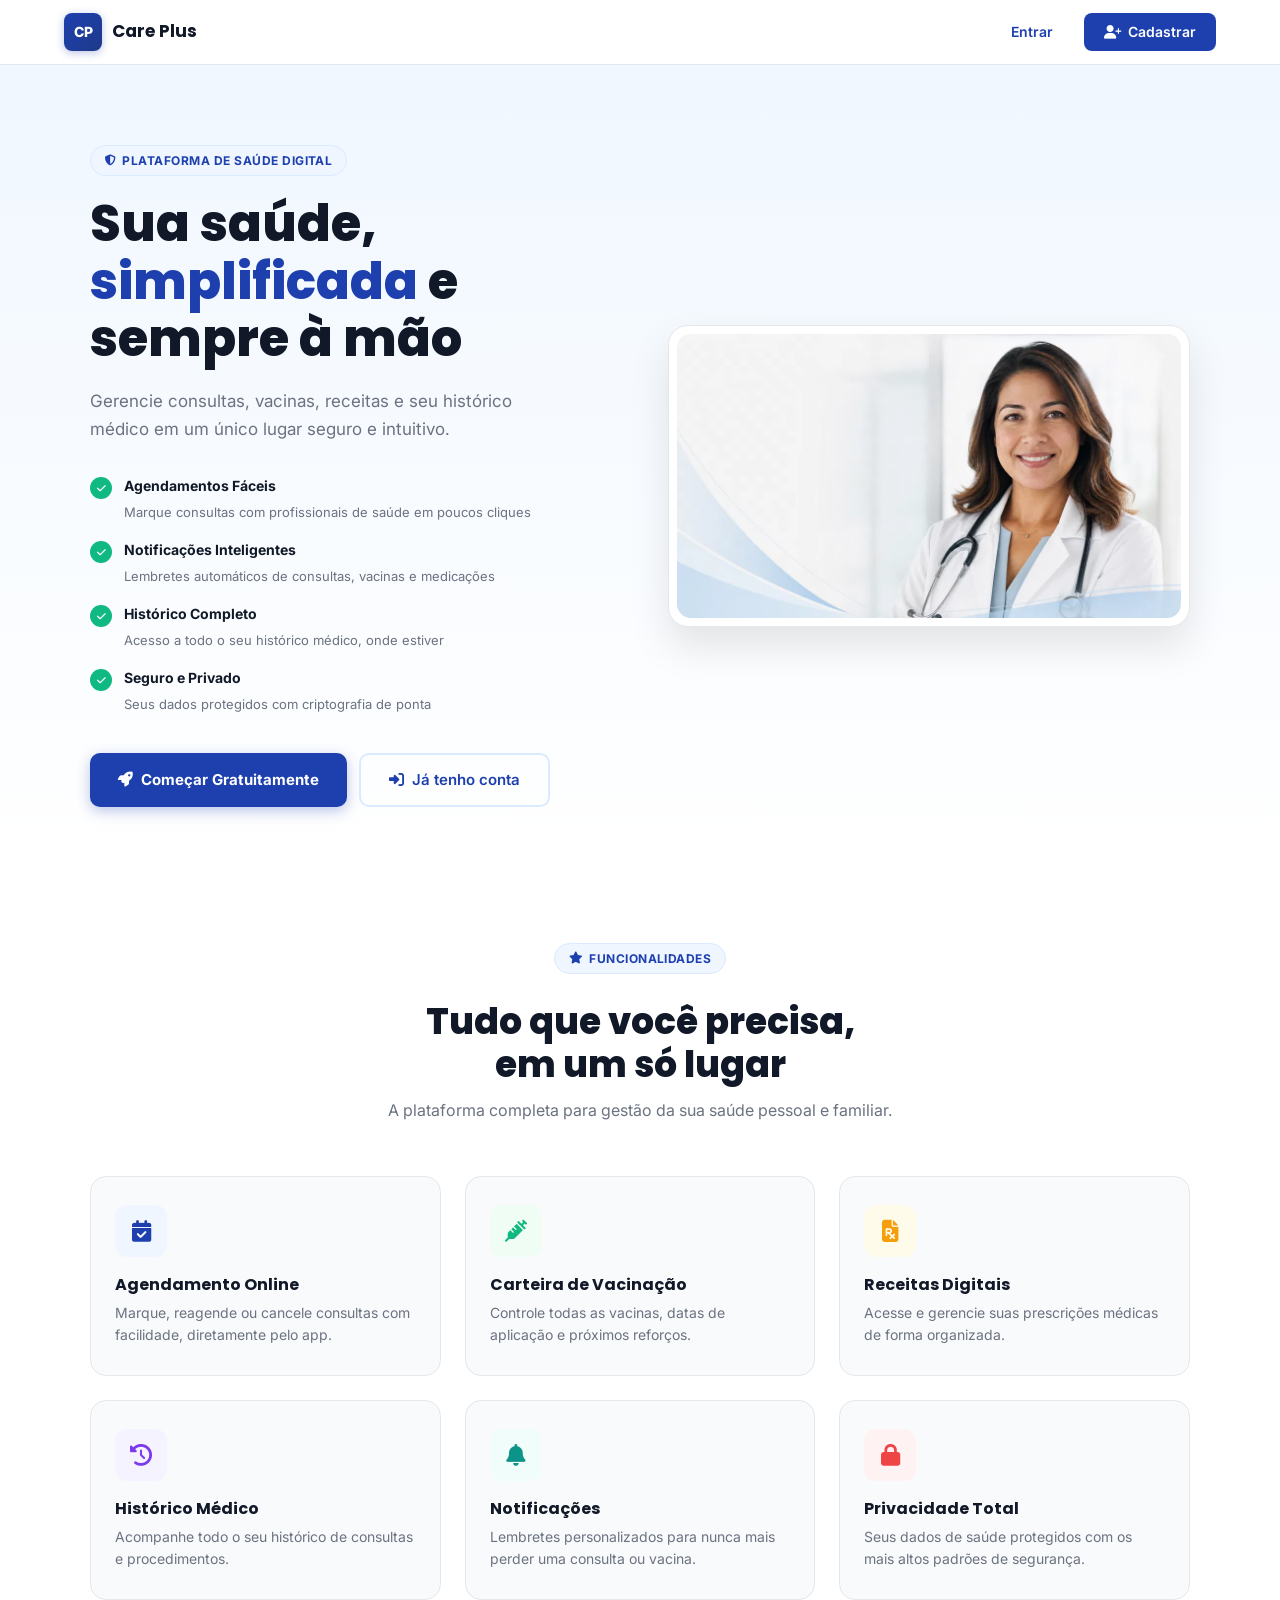
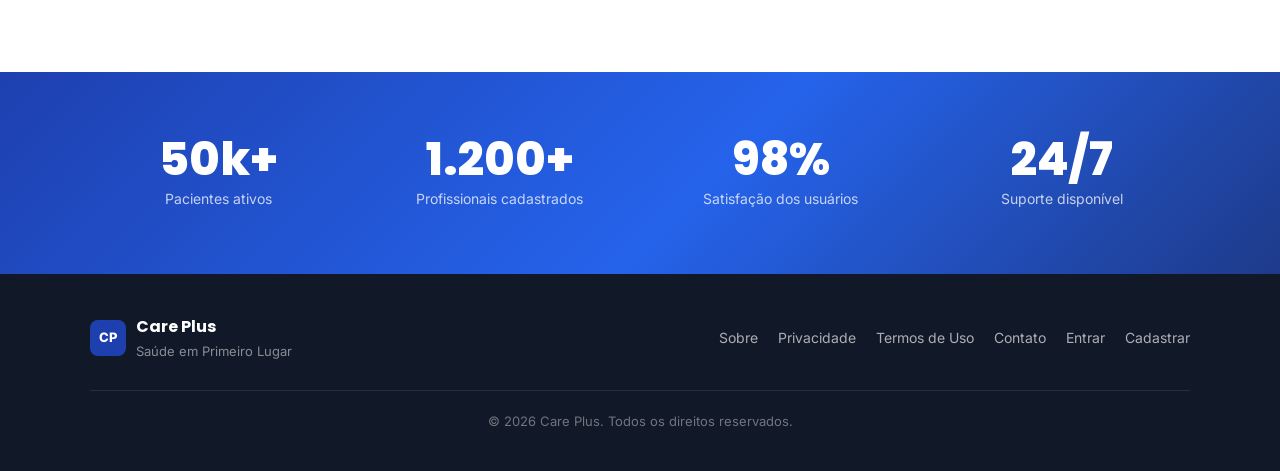
<file: index.html>
<!DOCTYPE html>
<html lang="pt-BR">
<head>
  <meta charset="UTF-8">
  <link rel="icon" href="./images/favicon.png" type="image/png">
  <meta name="viewport" content="width=device-width, initial-scale=1.0">
  <meta name="description" content="Care Plus — Gerencie consultas, vacinas e receitas médicas em um único lugar.">
  <title>Care Plus — Plataforma de Saúde</title>
  <link rel="icon" href="./images/favicon.png" type="image/png">
  <link href="https://cdn.jsdelivr.net/npm/bootstrap@5.3.0/dist/css/bootstrap.min.css" rel="stylesheet">
  <link href="https://fonts.googleapis.com/css2?family=Poppins:wght@400;500;600;700;800&family=Inter:wght@400;500;600;700&display=swap" rel="stylesheet">
  <link rel="stylesheet" href="https://cdnjs.cloudflare.com/ajax/libs/font-awesome/6.4.0/css/all.min.css">
  <style>
    :root {
      --primary: #1e40af;
      --primary-dark: #1e3a8a;
      --primary-50: #eff6ff;
      --primary-100: #dbeafe;
      --success: #10b981;
      --text-primary: #111827;
      --text-secondary: #6b7280;
      --border: #e5e7eb;
      --gray-50: #f9fafb;
      --radius-sm: 8px;
      --radius: 12px;
      --radius-lg: 18px;
    }

    * { margin:0; padding:0; box-sizing:border-box; }

    body {
      font-family: 'Inter', -apple-system, sans-serif;
      color: var(--text-primary);
      line-height: 1.6;
      -webkit-font-smoothing: antialiased;
    }

    h1,h2,h3,h4 { font-family:'Poppins',sans-serif; font-weight:700; }

    /* NAVBAR */
    .navbar-cp {
      background: #fff;
      border-bottom: 1px solid var(--border);
      padding: 0;
      position: sticky; top: 0; z-index: 100;
    }
    .navbar-inner {
      max-width: 1200px; margin: 0 auto;
      padding: 0 24px;
      height: 64px;
      display: flex; align-items: center; justify-content: space-between;
      gap: 16px;
    }
    .brand {
      display: flex; align-items: center; gap: 10px;
      text-decoration: none; color: var(--text-primary);
    }
    .brand-icon {
      width: 38px; height: 38px;
      background: linear-gradient(135deg, var(--primary), var(--primary-dark));
      border-radius: 8px;
      display: flex; align-items: center; justify-content: center;
      color: #fff; font-weight: 800; font-size: 14px;
      box-shadow: 0 2px 8px rgba(30,64,175,.3);
    }
    .brand-name { font-size: 17px; font-weight: 700; font-family:'Poppins',sans-serif; }

    .nav-actions { display:flex; align-items:center; gap:10px; }

    .btn-nav-login {
      padding: 8px 20px; border-radius: 8px;
      font-weight: 600; font-size: 14px;
      color: var(--primary); background: transparent;
      border: 1.5px solid transparent;
      text-decoration: none; transition: all .15s ease;
    }
    .btn-nav-login:hover { background: var(--primary-50); color: var(--primary); }

    .btn-nav-register {
      padding: 8px 20px; border-radius: 8px;
      font-weight: 600; font-size: 14px;
      color: #fff; background: var(--primary);
      border: none; text-decoration: none;
      transition: all .15s ease;
      display: inline-flex; align-items: center; gap: 6px;
    }
    .btn-nav-register:hover {
      background: var(--primary-dark); color: #fff;
      transform: translateY(-1px); box-shadow: 0 4px 12px rgba(30,64,175,.3);
    }

    /* HERO */
    .hero {
      background: linear-gradient(180deg, #f0f7ff 0%, #fff 100%);
      padding: 80px 24px 64px;
      overflow: hidden;
    }
    .hero-inner {
      max-width: 1100px; margin: 0 auto;
      display: grid; grid-template-columns: 1fr 1fr; gap: 56px; align-items: center;
    }

    .hero-badge {
      display: inline-flex; align-items: center; gap: 6px;
      background: var(--primary-50); color: var(--primary);
      padding: 5px 14px; border-radius: 99px;
      font-size: 12px; font-weight: 700; letter-spacing: .04em;
      text-transform: uppercase; margin-bottom: 20px;
      border: 1px solid var(--primary-100);
    }
    .hero-badge i { font-size: 11px; }

    .hero h1 {
      font-size: clamp(32px, 4.5vw, 50px);
      font-weight: 800; line-height: 1.15;
      color: var(--text-primary); margin-bottom: 18px;
    }
    .hero h1 span { color: var(--primary); }

    .hero-desc {
      color: var(--text-secondary); font-size: 17px;
      line-height: 1.65; margin-bottom: 32px; max-width: 480px;
    }

    /* Feature list */
    .feature-list { display:flex; flex-direction:column; gap:14px; margin-bottom:36px; }
    .feature-item { display:flex; align-items:flex-start; gap:12px; }
    .feature-check {
      width:22px; height:22px; border-radius:50%;
      background:var(--success); color:#fff;
      display:flex; align-items:center; justify-content:center;
      font-size:10px; flex-shrink:0; margin-top:2px;
    }
    .feature-item-text strong { font-size:14px; display:block; margin-bottom:2px; }
    .feature-item-text small  { color:var(--text-secondary); font-size:13px; }

    /* CTA Buttons */
    .hero-ctas { display:flex; gap:12px; flex-wrap:wrap; }
    .btn-hero-primary {
      display: inline-flex; align-items: center; gap: 8px;
      padding: 13px 28px; border-radius: 10px;
      background: var(--primary); color: #fff;
      font-weight: 700; font-size: 15px; text-decoration: none;
      transition: all .2s ease; box-shadow: 0 4px 14px rgba(30,64,175,.3);
    }
    .btn-hero-primary:hover {
      background: var(--primary-dark); color: #fff;
      transform: translateY(-2px); box-shadow: 0 8px 20px rgba(30,64,175,.4);
    }
    .btn-hero-secondary {
      display: inline-flex; align-items: center; gap: 8px;
      padding: 13px 28px; border-radius: 10px;
      background: transparent; color: var(--primary);
      font-weight: 600; font-size: 15px; text-decoration: none;
      border: 2px solid var(--primary-100); transition: all .2s ease;
    }
    .btn-hero-secondary:hover { background: var(--primary-50); border-color: var(--primary); }

    /* Image side */
    .hero-image-wrapper {
      background: #fff; border-radius: 20px;
      box-shadow: 0 20px 40px rgba(0,0,0,.1);
      overflow: hidden; padding: 8px;
      border: 1px solid var(--border);
    }
    .hero-image-wrapper img { border-radius: 14px; width:100%; display:block; }

    /* FEATURES SECTION */
    .features-section { background: #fff; padding: 72px 24px; }
    .features-inner { max-width: 1100px; margin: 0 auto; }
    .section-label {
      text-align: center;
      display: inline-flex; align-items: center; gap: 6px;
      background: var(--primary-50); color: var(--primary);
      padding: 5px 14px; border-radius: 99px;
      font-size: 12px; font-weight: 700; letter-spacing: .04em;
      text-transform: uppercase; margin-bottom: 14px;
      border: 1px solid var(--primary-100);
    }
    .section-header { text-align: center; margin-bottom: 52px; }
    .section-header h2 { font-size: clamp(24px, 3.5vw, 36px); font-weight: 800; margin-bottom: 12px; }
    .section-header p   { color: var(--text-secondary); font-size: 16px; max-width: 560px; margin: 0 auto; }

    .features-grid {
      display: grid; grid-template-columns: repeat(3,1fr); gap: 24px;
    }
    .feature-card {
      background: var(--gray-50); border-radius: 16px;
      padding: 28px 24px; border: 1px solid var(--border);
      transition: all .2s ease;
    }
    .feature-card:hover { background:#fff; box-shadow:0 8px 24px rgba(0,0,0,.07); transform:translateY(-3px); }
    .feature-icon {
      width: 52px; height: 52px; border-radius: 12px;
      display: flex; align-items: center; justify-content: center;
      font-size: 22px; margin-bottom: 18px;
    }
    .feature-icon.blue   { background: var(--primary-50);   color: var(--primary); }
    .feature-icon.green  { background: #f0fdf4; color: var(--success); }
    .feature-icon.orange { background: #fffbeb; color: #f59e0b; }
    .feature-icon.purple { background: #f5f3ff; color: #7c3aed; }
    .feature-icon.red    { background: #fef2f2; color: #ef4444; }
    .feature-icon.teal   { background: #f0fdfa; color: #0d9488; }
    .feature-card h3 { font-size:16px; font-weight:700; margin-bottom:8px; }
    .feature-card p  { font-size:14px; color:var(--text-secondary); line-height:1.6; margin:0; }

    /* STATS */
    .stats-section {
      background: linear-gradient(135deg, var(--primary) 0%, #2563eb 55%, var(--primary-dark) 100%);
      padding: 64px 24px;
    }
    .stats-inner { max-width:1100px; margin:0 auto; }
    .stats-grid { display:grid; grid-template-columns:repeat(4,1fr); gap:24px; text-align:center; }
    .stat-num   { font-size:clamp(32px,4vw,46px); font-weight:800; color:#fff; font-family:'Poppins',sans-serif; line-height:1; }
    .stat-desc  { font-size:14px; color:rgba(255,255,255,.75); margin-top:6px; }

    /* FOOTER */
    footer {
      background: var(--text-primary); color: rgba(255,255,255,.75);
      padding: 40px 24px 24px;
    }
    .footer-inner { max-width:1100px; margin:0 auto; }
    .footer-top {
      display:flex; align-items:center; justify-content:space-between; gap:20px;
      padding-bottom:28px; border-bottom:1px solid rgba(255,255,255,.1); margin-bottom:20px;
      flex-wrap:wrap;
    }
    .footer-brand { display:flex; align-items:center; gap:10px; }
    .footer-brand-icon {
      width:36px; height:36px; background:var(--primary);
      border-radius:8px; display:flex; align-items:center; justify-content:center;
      color:#fff; font-weight:800; font-size:13px;
    }
    .footer-brand-name { font-size:16px; font-weight:700; color:#fff; font-family:'Poppins',sans-serif; }
    .footer-tagline     { font-size:13px; color:rgba(255,255,255,.5); margin-top:1px; }
    .footer-links { display:flex; gap:20px; flex-wrap:wrap; }
    .footer-links a { color:rgba(255,255,255,.65); font-size:14px; text-decoration:none; transition:color .15s; }
    .footer-links a:hover { color:#fff; }
    .footer-copy { font-size:13px; color:rgba(255,255,255,.4); text-align:center; }

    /* RESPONSIVE */
    @media (max-width: 900px) {
      .hero-inner     { grid-template-columns:1fr; gap:40px; }
      .features-grid  { grid-template-columns:repeat(2,1fr); }
      .stats-grid     { grid-template-columns:repeat(2,1fr); gap:32px; }
      .hero { padding:56px 24px 48px; }
      .hero h1 { font-size:clamp(28px,6vw,40px); }
    }

    @media (max-width: 580px) {
      .features-grid  { grid-template-columns:1fr; }
      .stats-grid     { grid-template-columns:repeat(2,1fr); }
      .hero-ctas      { flex-direction:column; }
      .btn-hero-primary, .btn-hero-secondary { justify-content:center; }
      .footer-top     { flex-direction:column; align-items:flex-start; }
      .footer-links   { gap:14px; }
    }
  </style>
</head>
<body>

  <!-- NAVBAR -->
  <nav class="navbar-cp">
    <div class="navbar-inner">
      <a class="brand" href="#">
        <div class="brand-icon">CP</div>
        <span class="brand-name">Care Plus</span>
      </a>
      <div class="nav-actions">
        <a href="./login.html" class="btn-nav-login">Entrar</a>
        <a href="./registro.html" class="btn-nav-register">
          <i class="fas fa-user-plus"></i>
          Cadastrar
        </a>
      </div>
    </div>
  </nav>

  <!-- HERO -->
  <section class="hero">
    <div class="hero-inner">

      <!-- Text -->
      <div>
        <div class="hero-badge">
          <i class="fas fa-shield-alt"></i>
          Plataforma de Saúde Digital
        </div>

        <h1>
          Sua saúde,<br>
          <span>simplificada</span> e<br>
          sempre à mão
        </h1>

        <p class="hero-desc">
          Gerencie consultas, vacinas, receitas e seu histórico médico em um único lugar seguro e intuitivo.
        </p>

        <div class="feature-list">
          <div class="feature-item">
            <div class="feature-check"><i class="fas fa-check"></i></div>
            <div class="feature-item-text">
              <strong>Agendamentos Fáceis</strong>
              <small>Marque consultas com profissionais de saúde em poucos cliques</small>
            </div>
          </div>
          <div class="feature-item">
            <div class="feature-check"><i class="fas fa-check"></i></div>
            <div class="feature-item-text">
              <strong>Notificações Inteligentes</strong>
              <small>Lembretes automáticos de consultas, vacinas e medicações</small>
            </div>
          </div>
          <div class="feature-item">
            <div class="feature-check"><i class="fas fa-check"></i></div>
            <div class="feature-item-text">
              <strong>Histórico Completo</strong>
              <small>Acesso a todo o seu histórico médico, onde estiver</small>
            </div>
          </div>
          <div class="feature-item">
            <div class="feature-check"><i class="fas fa-check"></i></div>
            <div class="feature-item-text">
              <strong>Seguro e Privado</strong>
              <small>Seus dados protegidos com criptografia de ponta</small>
            </div>
          </div>
        </div>

        <div class="hero-ctas">
          <a href="./registro.html" class="btn-hero-primary">
            <i class="fas fa-rocket"></i>
            Começar Gratuitamente
          </a>
          <a href="./login.html" class="btn-hero-secondary">
            <i class="fas fa-sign-in-alt"></i>
            Já tenho conta
          </a>
        </div>
      </div>

      <!-- Image -->
      <div class="hero-image-wrapper">
        <img src="./images/medica.png" alt="Profissional de saúde">
      </div>

    </div>
  </section>

  <!-- FEATURES -->
  <section class="features-section">
    <div class="features-inner">

      <div class="section-header">
        <div style="display:flex;justify-content:center;margin-bottom:12px;">
          <span class="section-label"><i class="fas fa-star"></i> Funcionalidades</span>
        </div>
        <h2>Tudo que você precisa,<br>em um só lugar</h2>
        <p>A plataforma completa para gestão da sua saúde pessoal e familiar.</p>
      </div>

      <div class="features-grid">
        <div class="feature-card">
          <div class="feature-icon blue"><i class="fas fa-calendar-check"></i></div>
          <h3>Agendamento Online</h3>
          <p>Marque, reagende ou cancele consultas com facilidade, diretamente pelo app.</p>
        </div>
        <div class="feature-card">
          <div class="feature-icon green"><i class="fas fa-syringe"></i></div>
          <h3>Carteira de Vacinação</h3>
          <p>Controle todas as vacinas, datas de aplicação e próximos reforços.</p>
        </div>
        <div class="feature-card">
          <div class="feature-icon orange"><i class="fas fa-file-prescription"></i></div>
          <h3>Receitas Digitais</h3>
          <p>Acesse e gerencie suas prescrições médicas de forma organizada.</p>
        </div>
        <div class="feature-card">
          <div class="feature-icon purple"><i class="fas fa-history"></i></div>
          <h3>Histórico Médico</h3>
          <p>Acompanhe todo o seu histórico de consultas e procedimentos.</p>
        </div>
        <div class="feature-card">
          <div class="feature-icon teal"><i class="fas fa-bell"></i></div>
          <h3>Notificações</h3>
          <p>Lembretes personalizados para nunca mais perder uma consulta ou vacina.</p>
        </div>
        <div class="feature-card">
          <div class="feature-icon red"><i class="fas fa-lock"></i></div>
          <h3>Privacidade Total</h3>
          <p>Seus dados de saúde protegidos com os mais altos padrões de segurança.</p>
        </div>
      </div>

    </div>
  </section>

  <!-- STATS -->
  <section class="stats-section">
    <div class="stats-inner">
      <div class="stats-grid">
        <div>
          <div class="stat-num">50k+</div>
          <div class="stat-desc">Pacientes ativos</div>
        </div>
        <div>
          <div class="stat-num">1.200+</div>
          <div class="stat-desc">Profissionais cadastrados</div>
        </div>
        <div>
          <div class="stat-num">98%</div>
          <div class="stat-desc">Satisfação dos usuários</div>
        </div>
        <div>
          <div class="stat-num">24/7</div>
          <div class="stat-desc">Suporte disponível</div>
        </div>
      </div>
    </div>
  </section>

  <!-- FOOTER -->
  <footer>
    <div class="footer-inner">
      <div class="footer-top">
        <div class="footer-brand">
          <div class="footer-brand-icon">CP</div>
          <div>
            <div class="footer-brand-name">Care Plus</div>
            <div class="footer-tagline">Saúde em Primeiro Lugar</div>
          </div>
        </div>
        <div class="footer-links">
          <a href="#">Sobre</a>
          <a href="#">Privacidade</a>
          <a href="#">Termos de Uso</a>
          <a href="#">Contato</a>
          <a href="./login.html">Entrar</a>
          <a href="./registro.html">Cadastrar</a>
        </div>
      </div>
      <p class="footer-copy">© 2026 Care Plus. Todos os direitos reservados.</p>
    </div>
  </footer>

  <script src="https://cdn.jsdelivr.net/npm/bootstrap@5.3.0/dist/js/bootstrap.bundle.min.js"></script>
</body>
</html>
</file>
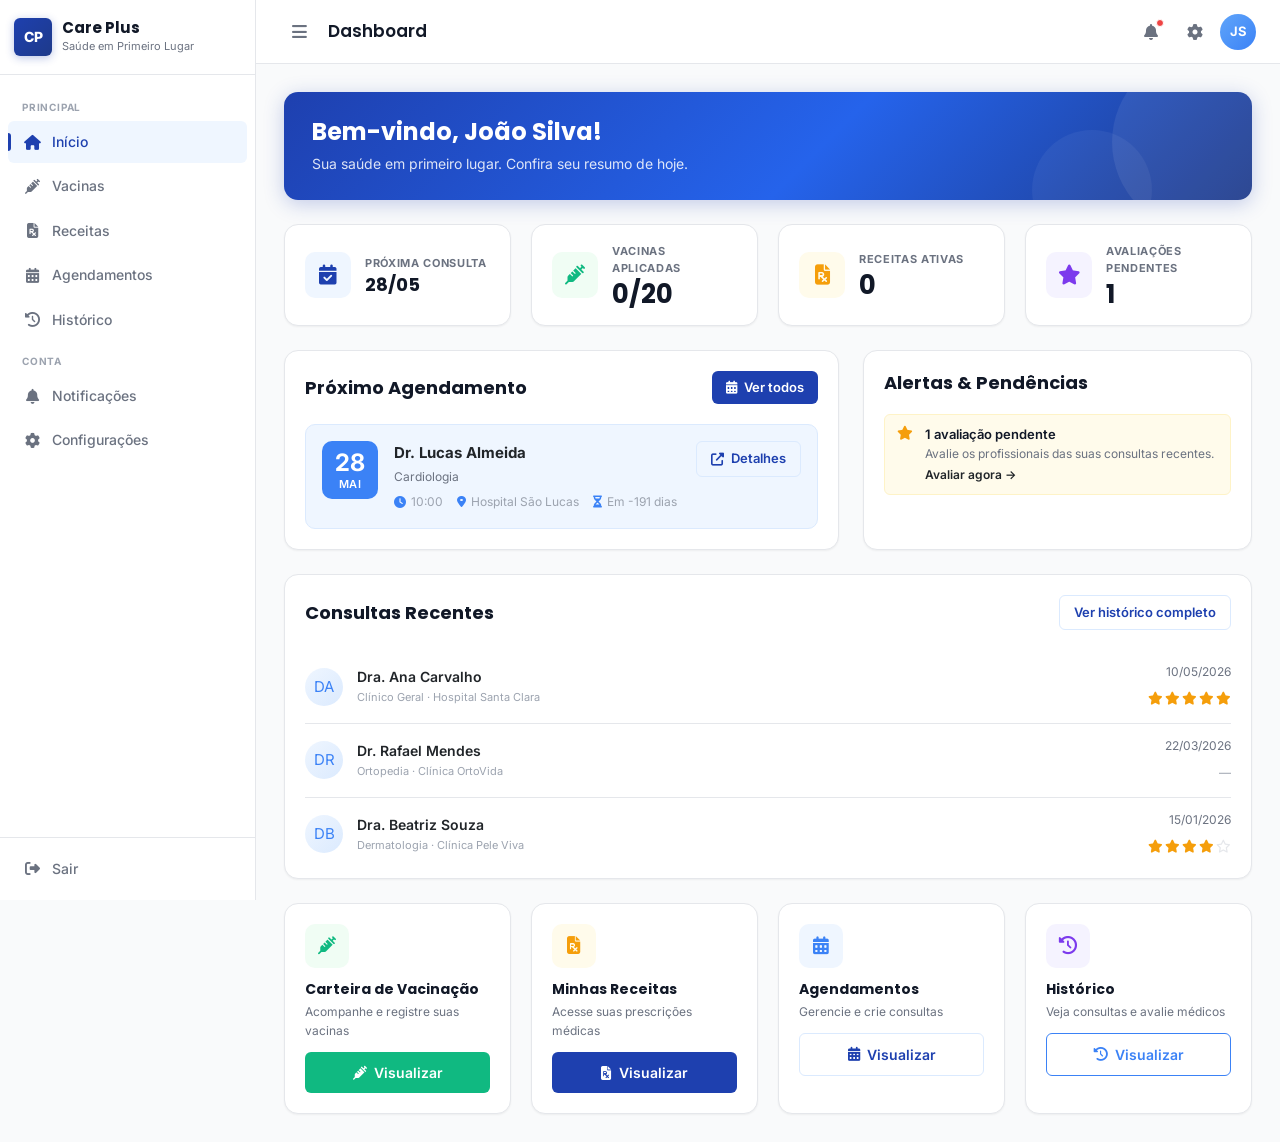
<file: dashboard.html>
<!DOCTYPE html>
<html lang="pt-BR">
<head>
  <meta charset="UTF-8">
  <meta name="viewport" content="width=device-width, initial-scale=1.0">
  <title>Dashboard — Care Plus</title>
  <link rel="icon" href="./images/favicon.png" type="image/png">
  <link href="https://cdn.jsdelivr.net/npm/bootstrap@5.3.0/dist/css/bootstrap.min.css" rel="stylesheet">
  <link href="https://fonts.googleapis.com/css2?family=Poppins:wght@400;500;600;700&family=Inter:wght@400;500;600;700&display=swap" rel="stylesheet">
  <link rel="stylesheet" href="https://cdnjs.cloudflare.com/ajax/libs/font-awesome/6.4.0/css/all.min.css">
  <link rel="stylesheet" href="./css/style.css">
</head>

<body data-page="dashboard">

  <div class="sidebar-overlay"></div>

  <!-- Sidebar -->
  <aside class="sidebar">
    <div class="sidebar-header">
      <div class="sidebar-logo">CP</div>
      <div class="sidebar-info">
        <div class="sidebar-title">Care Plus</div>
        <div class="sidebar-subtitle">Saúde em Primeiro Lugar</div>
      </div>
    </div>

    <nav class="sidebar-nav">
      <span class="nav-section-label">Principal</span>

      <a href="./dashboard.html" class="nav-item">
        <i class="fas fa-home"></i>
        <span class="nav-item-label">Início</span>
      </a>
      <a href="./Pages/vacinas.html" class="nav-item">
        <i class="fas fa-syringe"></i>
        <span class="nav-item-label">Vacinas</span>
      </a>
      <a href="./Pages/receitas.html" class="nav-item">
        <i class="fas fa-file-prescription"></i>
        <span class="nav-item-label">Receitas</span>
      </a>
      <a href="./Pages/agendamentos.html" class="nav-item">
        <i class="fas fa-calendar-alt"></i>
        <span class="nav-item-label">Agendamentos</span>
      </a>
      <a href="./Pages/historico.html" class="nav-item">
        <i class="fas fa-history"></i>
        <span class="nav-item-label">Histórico</span>
      </a>

      <span class="nav-section-label">Conta</span>

      <a href="./Pages/notificacoes.html" class="nav-item">
        <i class="fas fa-bell"></i>
        <span class="nav-item-label">Notificações</span>
      </a>
      <a href="./Pages/configuracoes.html" class="nav-item">
        <i class="fas fa-cog"></i>
        <span class="nav-item-label">Configurações</span>
      </a>
    </nav>

    <div class="sidebar-footer">
      <a href="./index.html" class="logout-btn">
        <i class="fas fa-sign-out-alt"></i>
        <span>Sair</span>
      </a>
    </div>
  </aside>

  <!-- Main Wrapper -->
  <div class="main-wrapper">

    <!-- Topbar -->
    <header class="topbar">
      <div class="topbar-left">
        <button class="toggle-btn" title="Menu">
          <i class="fas fa-bars"></i>
        </button>
        <span class="topbar-title">Dashboard</span>
      </div>
      <div class="topbar-right">
        <a href="./Pages/notificacoes.html" class="notification-btn" title="Notificações">
          <i class="fas fa-bell"></i>
          <span class="notification-badge"></span>
        </a>
        <a href="./Pages/configuracoes.html" class="notification-btn" title="Configurações">
          <i class="fas fa-cog"></i>
        </a>
        <div class="user-avatar">JS</div>
      </div>
    </header>

    <!-- Main Content -->
    <main class="main-content">

      <!-- Welcome -->
      <div class="welcome-card">
        <h1>Bem-vindo, João Silva!</h1>
        <p id="dashWelcomeSub">Sua saúde em primeiro lugar. Confira seu resumo de hoje.</p>
      </div>

      <!-- Stat Cards -->
      <div class="grid grid-4" style="margin-bottom:24px;">

        <div class="stat-card">
          <div class="stat-card-icon blue">
            <i class="fas fa-calendar-check"></i>
          </div>
          <div class="stat-card-info">
            <div class="stat-card-label">Próxima Consulta</div>
            <div class="stat-card-value" id="dashStatProxima" style="font-size:18px;">—</div>
          </div>
        </div>

        <div class="stat-card">
          <div class="stat-card-icon green">
            <i class="fas fa-syringe"></i>
          </div>
          <div class="stat-card-info">
            <div class="stat-card-label">Vacinas Aplicadas</div>
            <div class="stat-card-value" id="dashStatVacinas">—</div>
          </div>
        </div>

        <div class="stat-card">
          <div class="stat-card-icon orange">
            <i class="fas fa-file-prescription"></i>
          </div>
          <div class="stat-card-info">
            <div class="stat-card-label">Receitas Ativas</div>
            <div class="stat-card-value" id="dashStatReceitas">—</div>
          </div>
        </div>

        <div class="stat-card">
          <div class="stat-card-icon purple">
            <i class="fas fa-star"></i>
          </div>
          <div class="stat-card-info">
            <div class="stat-card-label">Avaliações Pendentes</div>
            <div class="stat-card-value" id="dashStatPendentes">—</div>
          </div>
        </div>

      </div>

      <!-- Próximo Agendamento + Alertas -->
      <div class="row g-4" style="margin-bottom:24px;">

        <!-- Próximo Agendamento -->
        <div class="col-12 col-lg-7">
          <div class="card" style="height:100%;">
            <div class="card-header-row">
              <h2>Próximo Agendamento</h2>
              <a href="./Pages/agendamentos.html" class="btn-primary btn-sm">
                <i class="fas fa-calendar-alt"></i>
                Ver todos
              </a>
            </div>
            <div id="dashProximoAgendamento">
              <!-- preenchido via JS -->
            </div>
          </div>
        </div>

        <!-- Alertas & Pendências -->
        <div class="col-12 col-lg-5">
          <div class="card" style="height:100%;">
            <div class="card-header-row">
              <h2>Alertas & Pendências</h2>
              <span id="dashAlertasBadge" style="display:none;"></span>
            </div>
            <div id="dashAlertas" style="display:flex;flex-direction:column;gap:10px;">
              <!-- preenchido via JS -->
            </div>
          </div>
        </div>

      </div>

      <!-- Consultas Recentes -->
      <div class="card" style="margin-bottom:24px;">
        <div class="card-header-row">
          <h2>Consultas Recentes</h2>
          <a href="./Pages/historico.html" class="btn-outline btn-sm">Ver histórico completo</a>
        </div>
        <div id="dashConsultasRecentes">
          <!-- preenchido via JS -->
        </div>
      </div>

      <!-- Quick Actions -->
      <div class="grid grid-4">

        <!-- Vacinas -->
        <div class="card dash-quick-card">
          <div class="dash-quick-icon green">
            <i class="fas fa-syringe"></i>
          </div>
          <div class="dash-quick-info">
            <h3>Carteira de Vacinação</h3>
            <p>Acompanhe e registre suas vacinas</p>
          </div>
          <a href="./Pages/vacinas.html" class="btn-success btn-w100">
            <i class="fas fa-syringe"></i>
            Visualizar
          </a>
        </div>

        <!-- Receitas -->
        <div class="card dash-quick-card">
          <div class="dash-quick-icon orange">
            <i class="fas fa-file-prescription"></i>
          </div>
          <div class="dash-quick-info">
            <h3>Minhas Receitas</h3>
            <p>Acesse suas prescrições médicas</p>
          </div>
          <a href="./Pages/receitas.html" class="btn-primary btn-w100">
            <i class="fas fa-file-prescription"></i>
            Visualizar
          </a>
        </div>

        <!-- Agendamentos -->
        <div class="card dash-quick-card">
          <div class="dash-quick-icon blue">
            <i class="fas fa-calendar-alt"></i>
          </div>
          <div class="dash-quick-info">
            <h3>Agendamentos</h3>
            <p>Gerencie e crie consultas</p>
          </div>
          <a href="./Pages/agendamentos.html" class="btn-outline btn-w100">
            <i class="fas fa-calendar-alt"></i>
            Visualizar
          </a>
        </div>

        <!-- Histórico -->
        <div class="card dash-quick-card">
          <div class="dash-quick-icon purple">
            <i class="fas fa-history"></i>
          </div>
          <div class="dash-quick-info">
            <h3>Histórico</h3>
            <p>Veja consultas e avalie médicos</p>
          </div>
          <a href="./Pages/historico.html" class="btn-outline btn-w100" style="border-color:var(--primary-light);color:var(--primary-light);">
            <i class="fas fa-history"></i>
            Visualizar
          </a>
        </div>

      </div>

    </main>
  </div>

  <!-- Mobile Bottom Nav -->
  <nav class="mobile-bottom-nav">
    <div class="mobile-bottom-nav-inner">
      <a href="./dashboard.html" class="mobile-nav-item" data-page-link="dashboard">
        <i class="fas fa-home"></i>
        <span>Início</span>
      </a>
      <a href="./Pages/vacinas.html" class="mobile-nav-item" data-page-link="vacinas">
        <i class="fas fa-syringe"></i>
        <span>Vacinas</span>
      </a>
      <a href="./Pages/agendamentos.html" class="mobile-nav-item" data-page-link="agendamentos">
        <i class="fas fa-calendar-alt"></i>
        <span>Agendar</span>
      </a>
      <a href="./Pages/receitas.html" class="mobile-nav-item" data-page-link="receitas">
        <i class="fas fa-file-prescription"></i>
        <span>Receitas</span>
      </a>
      <a href="./Pages/historico.html" class="mobile-nav-item" data-page-link="historico">
        <i class="fas fa-history"></i>
        <span>Histórico</span>
      </a>
    </div>
  </nav>

  <script src="https://cdn.jsdelivr.net/npm/bootstrap@5.3.0/dist/js/bootstrap.bundle.min.js"></script>
  <script src="./js/script.js"></script>
</body>
</html>
</file>
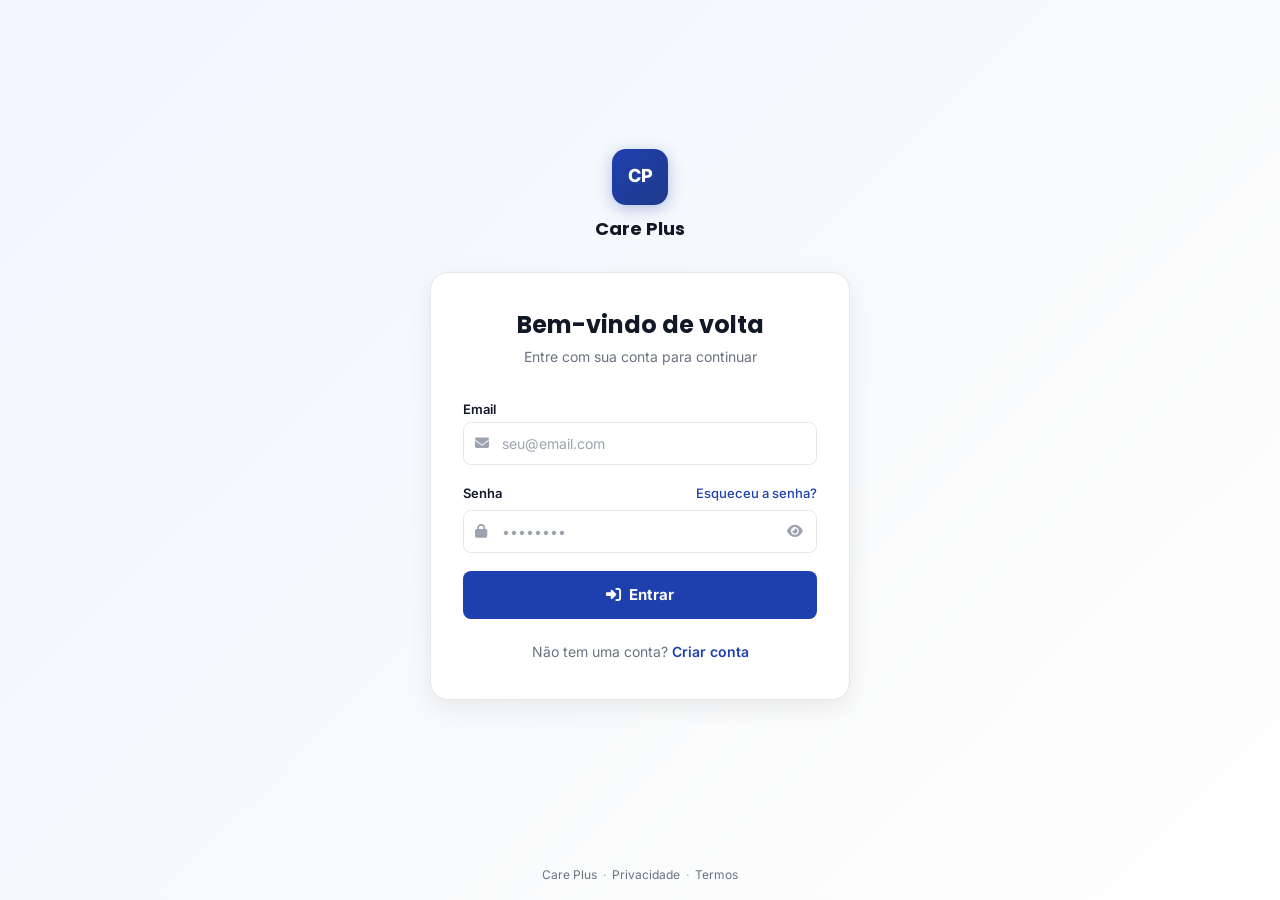
<file: login.html>
<!DOCTYPE html>
<html lang="pt-BR">
<head>
  <meta charset="UTF-8">
  <link rel="icon" href="./images/favicon.png" type="image/png">
  <meta name="viewport" content="width=device-width, initial-scale=1.0">
  <title>Entrar — Care Plus</title>
  <link rel="icon" href="./images/favicon.png" type="image/png">
  <link href="https://cdn.jsdelivr.net/npm/bootstrap@5.3.0/dist/css/bootstrap.min.css" rel="stylesheet">
  <link href="https://fonts.googleapis.com/css2?family=Poppins:wght@400;500;600;700;800&family=Inter:wght@400;500;600;700&display=swap" rel="stylesheet">
  <link rel="stylesheet" href="https://cdnjs.cloudflare.com/ajax/libs/font-awesome/6.4.0/css/all.min.css">
  <link rel="stylesheet" href="./css/style.css">
  <style>
    body {
      min-height: 100vh;
      background: linear-gradient(135deg, #eff6ff 0%, #f9fafb 60%, #fff 100%);
      display: flex;
      flex-direction: column;
    }

    .auth-page {
      flex: 1;
      display: flex;
      align-items: center;
      justify-content: center;
      padding: 24px 16px;
    }

    .auth-card {
      width: 100%;
      max-width: 420px;
    }

    .auth-logo {
      text-align: center;
      margin-bottom: 28px;
    }
    .auth-logo a {
      display: inline-flex;
      flex-direction: column;
      align-items: center;
      gap: 10px;
      text-decoration: none;
    }
    .auth-logo-icon {
      width: 56px; height: 56px;
      background: linear-gradient(135deg, #1e40af, #1e3a8a);
      border-radius: 14px;
      display: flex; align-items: center; justify-content: center;
      color: #fff; font-weight: 800; font-size: 18px;
      box-shadow: 0 4px 16px rgba(30,64,175,.3);
    }
    .auth-logo-name {
      font-family: 'Poppins', sans-serif;
      font-size: 18px; font-weight: 700;
      color: #111827;
    }

    .auth-card-body {
      background: #fff;
      border-radius: 18px;
      border: 1px solid #e5e7eb;
      padding: 36px 32px;
      box-shadow: 0 8px 24px rgba(0,0,0,.07);
    }

    .auth-card-body h1 {
      font-size: 24px; font-weight: 700;
      text-align: center; margin-bottom: 6px;
    }
    .auth-subtitle {
      text-align: center;
      color: #6b7280; font-size: 14px;
      margin-bottom: 28px;
    }

    .form-group { margin-bottom: 18px; }
    .form-label-row {
      display: flex; justify-content: space-between; align-items: center;
      margin-bottom: 6px;
    }
    label { font-size: 13px; font-weight: 600; color: #111827; }
    .forgot-link { font-size: 13px; color: #1e40af; text-decoration: none; font-weight: 500; }
    .forgot-link:hover { text-decoration: underline; }

    .input-wrap { position: relative; }
    .input-icon-left {
      position: absolute; left: 12px; top: 50%; transform: translateY(-50%);
      color: #9ca3af; font-size: 14px; pointer-events: none;
    }
    .input-toggle-pw {
      position: absolute; right: 10px; top: 50%; transform: translateY(-50%);
      color: #9ca3af; font-size: 14px; cursor: pointer;
      background: none; border: none; padding: 4px;
      display: flex; align-items: center;
      transition: color .15s;
    }
    .input-toggle-pw:hover { color: #374151; }

    .form-input {
      width: 100%; padding: 10px 14px 10px 38px;
      border: 1.5px solid #e5e7eb; border-radius: 8px;
      font-size: 14px; font-family: inherit; color: #111827;
      background: #fff; transition: border-color .15s, box-shadow .15s;
      line-height: 1.5;
    }
    .form-input:focus {
      outline: none; border-color: #3b82f6;
      box-shadow: 0 0 0 3px rgba(59,130,246,.15);
    }
    .form-input::placeholder { color: #9ca3af; }
    .form-input.pw-input { padding-right: 38px; }

    .btn-submit {
      width: 100%; padding: 12px;
      background: #1e40af; color: #fff; border: none;
      border-radius: 8px; font-weight: 700; font-size: 15px;
      cursor: pointer; transition: all .15s ease;
      margin-top: 6px; font-family: inherit;
      display: flex; align-items: center; justify-content: center; gap: 8px;
    }
    .btn-submit:hover {
      background: #1e3a8a;
      transform: translateY(-1px); box-shadow: 0 4px 14px rgba(30,64,175,.35);
    }
    .btn-submit:active { transform: translateY(0); box-shadow: none; }

    .auth-footer {
      text-align: center; margin-top: 22px;
      color: #6b7280; font-size: 14px;
      display: flex; align-items: center; justify-content: center; gap: 4px;
    }
    .auth-footer a { color: #1e40af; font-weight: 600; text-decoration: none; }
    .auth-footer a:hover { text-decoration: underline; }

    .page-footer {
      padding: 16px; text-align: center;
      font-size: 12px; color: #9ca3af;
    }
    .page-footer a { color: #6b7280; text-decoration: none; }
    .page-footer a:hover { text-decoration: underline; }

    @media (max-width: 480px) {
      .auth-card-body { padding: 28px 20px; }
    }
  </style>
</head>
<body>

  <div class="auth-page">
    <div class="auth-card">

      <!-- Logo -->
      <div class="auth-logo">
        <a href="./index.html">
          <div class="auth-logo-icon">CP</div>
          <span class="auth-logo-name">Care Plus</span>
        </a>
      </div>

      <!-- Card -->
      <div class="auth-card-body">

        <h1>Bem-vindo de volta</h1>
        <p class="auth-subtitle">Entre com sua conta para continuar</p>

        <form id="loginForm" novalidate>

          <!-- Email -->
          <div class="form-group">
            <label for="email">Email</label>
            <div class="input-wrap">
              <i class="fas fa-envelope input-icon-left"></i>
              <input
                type="email" id="email" name="email"
                class="form-input"
                placeholder="seu@email.com"
                autocomplete="email"
                required>
            </div>
          </div>

          <!-- Senha -->
          <div class="form-group">
            <div class="form-label-row">
              <label for="password">Senha</label>
              <a href="#" class="forgot-link">Esqueceu a senha?</a>
            </div>
            <div class="input-wrap">
              <i class="fas fa-lock input-icon-left"></i>
              <input
                type="password" id="password" name="password"
                class="form-input pw-input"
                placeholder="••••••••"
                autocomplete="current-password"
                required>
              <button type="button" class="input-toggle-pw" data-target="password" title="Mostrar/ocultar senha">
                <i class="fas fa-eye"></i>
              </button>
            </div>
          </div>

          <button type="submit" class="btn-submit">
            <i class="fas fa-sign-in-alt"></i>
            Entrar
          </button>

        </form>

        <div class="auth-footer">
          <span>Não tem uma conta?</span>
          <a href="./registro.html">Criar conta</a>
        </div>

      </div>
    </div>
  </div>

  <footer class="page-footer">
    <a href="./index.html">Care Plus</a> &nbsp;·&nbsp;
    <a href="#">Privacidade</a> &nbsp;·&nbsp;
    <a href="#">Termos</a>
  </footer>

  <script src="https://cdn.jsdelivr.net/npm/bootstrap@5.3.0/dist/js/bootstrap.bundle.min.js"></script>
  <script src="./js/script.js"></script>
</body>
</html>
</file>
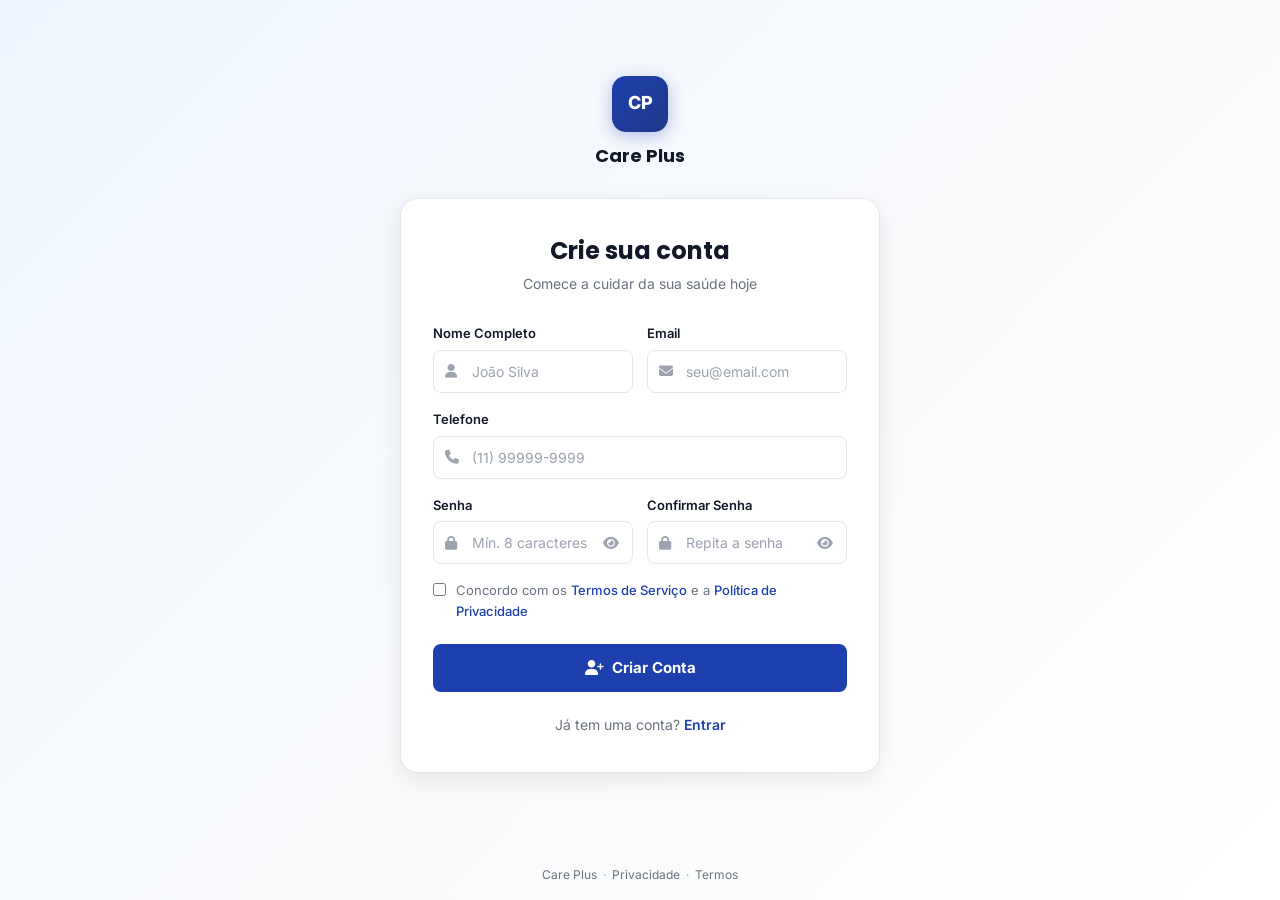
<file: registro.html>
<!DOCTYPE html>
<html lang="pt-BR">
<head>
  <meta charset="UTF-8">
  <link rel="icon" href="./images/favicon.png" type="image/png">
  <meta name="viewport" content="width=device-width, initial-scale=1.0">
  <title>Criar Conta — Care Plus</title>
  <link rel="icon" href="./images/favicon.png" type="image/png">
  <link href="https://cdn.jsdelivr.net/npm/bootstrap@5.3.0/dist/css/bootstrap.min.css" rel="stylesheet">
  <link href="https://fonts.googleapis.com/css2?family=Poppins:wght@400;500;600;700;800&family=Inter:wght@400;500;600;700&display=swap" rel="stylesheet">
  <link rel="stylesheet" href="https://cdnjs.cloudflare.com/ajax/libs/font-awesome/6.4.0/css/all.min.css">
  <link rel="stylesheet" href="./css/style.css">
  <style>
    body {
      min-height: 100vh;
      background: linear-gradient(135deg, #eff6ff 0%, #f9fafb 60%, #fff 100%);
      display: flex;
      flex-direction: column;
    }

    .auth-page {
      flex: 1;
      display: flex;
      align-items: center;
      justify-content: center;
      padding: 28px 16px;
    }

    .auth-card { width: 100%; max-width: 480px; }

    .auth-logo { text-align: center; margin-bottom: 28px; }
    .auth-logo a {
      display: inline-flex; flex-direction: column;
      align-items: center; gap: 10px; text-decoration: none;
    }
    .auth-logo-icon {
      width: 56px; height: 56px;
      background: linear-gradient(135deg, #1e40af, #1e3a8a);
      border-radius: 14px;
      display: flex; align-items: center; justify-content: center;
      color: #fff; font-weight: 800; font-size: 18px;
      box-shadow: 0 4px 16px rgba(30,64,175,.3);
    }
    .auth-logo-name {
      font-family: 'Poppins', sans-serif;
      font-size: 18px; font-weight: 700; color: #111827;
    }

    .auth-card-body {
      background: #fff;
      border-radius: 18px;
      border: 1px solid #e5e7eb;
      padding: 36px 32px;
      box-shadow: 0 8px 24px rgba(0,0,0,.07);
    }
    .auth-card-body h1 { font-size:24px; font-weight:700; text-align:center; margin-bottom:6px; }
    .auth-subtitle { text-align:center; color:#6b7280; font-size:14px; margin-bottom:28px; }

    .form-row { display:grid; grid-template-columns:1fr 1fr; gap:14px; }

    .form-group { margin-bottom:16px; }
    label { font-size:13px; font-weight:600; color:#111827; display:block; margin-bottom:6px; }

    .input-wrap { position:relative; }
    .input-icon-left {
      position:absolute; left:12px; top:50%; transform:translateY(-50%);
      color:#9ca3af; font-size:14px; pointer-events:none;
    }
    .input-toggle-pw {
      position:absolute; right:10px; top:50%; transform:translateY(-50%);
      color:#9ca3af; font-size:14px; cursor:pointer;
      background:none; border:none; padding:4px;
      display:flex; align-items:center;
      transition:color .15s;
    }
    .input-toggle-pw:hover { color:#374151; }

    .form-input {
      width:100%; padding:10px 14px 10px 38px;
      border:1.5px solid #e5e7eb; border-radius:8px;
      font-size:14px; font-family:inherit; color:#111827;
      background:#fff; transition:border-color .15s, box-shadow .15s;
      line-height:1.5;
    }
    .form-input:focus {
      outline:none; border-color:#3b82f6;
      box-shadow:0 0 0 3px rgba(59,130,246,.15);
    }
    .form-input::placeholder { color:#9ca3af; }
    .form-input.pw-input { padding-right:38px; }

    .terms-row {
      display:flex; align-items:flex-start; gap:10px;
      margin-bottom:22px;
    }
    .terms-row input[type="checkbox"] { margin-top:3px; cursor:pointer; accent-color:#1e40af; }
    .terms-row label { font-size:13px; color:#6b7280; font-weight:400; margin:0; cursor:pointer; }
    .terms-row a { color:#1e40af; text-decoration:none; font-weight:500; }
    .terms-row a:hover { text-decoration:underline; }

    .btn-submit {
      width:100%; padding:12px; background:#1e40af; color:#fff; border:none;
      border-radius:8px; font-weight:700; font-size:15px;
      cursor:pointer; transition:all .15s ease; font-family:inherit;
      display:flex; align-items:center; justify-content:center; gap:8px;
    }
    .btn-submit:hover {
      background:#1e3a8a;
      transform:translateY(-1px); box-shadow:0 4px 14px rgba(30,64,175,.35);
    }

    .auth-footer {
      text-align:center; margin-top:22px; color:#6b7280; font-size:14px;
      display:flex; align-items:center; justify-content:center; gap:4px;
    }
    .auth-footer a { color:#1e40af; font-weight:600; text-decoration:none; }
    .auth-footer a:hover { text-decoration:underline; }

    .page-footer { padding:16px; text-align:center; font-size:12px; color:#9ca3af; }
    .page-footer a { color:#6b7280; text-decoration:none; }

    @media (max-width:520px) {
      .form-row { grid-template-columns:1fr; }
      .auth-card-body { padding:28px 20px; }
    }
  </style>
</head>
<body>

  <div class="auth-page">
    <div class="auth-card">

      <!-- Logo -->
      <div class="auth-logo">
        <a href="./index.html">
          <div class="auth-logo-icon">CP</div>
          <span class="auth-logo-name">Care Plus</span>
        </a>
      </div>

      <!-- Card -->
      <div class="auth-card-body">

        <h1>Crie sua conta</h1>
        <p class="auth-subtitle">Comece a cuidar da sua saúde hoje</p>

        <form id="registroForm" novalidate>

          <!-- Nome / Email -->
          <div class="form-row">
            <div class="form-group">
              <label for="name">Nome Completo</label>
              <div class="input-wrap">
                <i class="fas fa-user input-icon-left"></i>
                <input type="text" id="name" name="name"
                  class="form-input" placeholder="João Silva"
                  autocomplete="name" required>
              </div>
            </div>
            <div class="form-group">
              <label for="email">Email</label>
              <div class="input-wrap">
                <i class="fas fa-envelope input-icon-left"></i>
                <input type="email" id="email" name="email"
                  class="form-input" placeholder="seu@email.com"
                  autocomplete="email" required>
              </div>
            </div>
          </div>

          <!-- Telefone -->
          <div class="form-group">
            <label for="phone">Telefone</label>
            <div class="input-wrap">
              <i class="fas fa-phone input-icon-left"></i>
              <input type="tel" id="phone" name="phone"
                class="form-input" placeholder="(11) 99999-9999"
                autocomplete="tel">
            </div>
          </div>

          <!-- Senha / Confirmar -->
          <div class="form-row">
            <div class="form-group">
              <label for="password">Senha</label>
              <div class="input-wrap">
                <i class="fas fa-lock input-icon-left"></i>
                <input type="password" id="password" name="password"
                  class="form-input pw-input" placeholder="Mín. 8 caracteres"
                  autocomplete="new-password" required>
                <button type="button" class="input-toggle-pw" data-target="password">
                  <i class="fas fa-eye"></i>
                </button>
              </div>
            </div>
            <div class="form-group">
              <label for="confirmPassword">Confirmar Senha</label>
              <div class="input-wrap">
                <i class="fas fa-lock input-icon-left"></i>
                <input type="password" id="confirmPassword" name="confirmPassword"
                  class="form-input pw-input" placeholder="Repita a senha"
                  autocomplete="new-password" required>
                <button type="button" class="input-toggle-pw" data-target="confirmPassword">
                  <i class="fas fa-eye"></i>
                </button>
              </div>
            </div>
          </div>

          <!-- Termos -->
          <div class="terms-row">
            <input type="checkbox" id="terms" name="terms" required>
            <label for="terms">
              Concordo com os
              <a href="#">Termos de Serviço</a> e a
              <a href="#">Política de Privacidade</a>
            </label>
          </div>

          <button type="submit" class="btn-submit">
            <i class="fas fa-user-plus"></i>
            Criar Conta
          </button>

        </form>

        <div class="auth-footer">
          <span>Já tem uma conta?</span>
          <a href="./login.html">Entrar</a>
        </div>

      </div>
    </div>
  </div>

  <footer class="page-footer">
    <a href="./index.html">Care Plus</a> &nbsp;·&nbsp;
    <a href="#">Privacidade</a> &nbsp;·&nbsp;
    <a href="#">Termos</a>
  </footer>

  <script src="https://cdn.jsdelivr.net/npm/bootstrap@5.3.0/dist/js/bootstrap.bundle.min.js"></script>
  <script src="./js/script.js"></script>
</body>
</html>
</file>
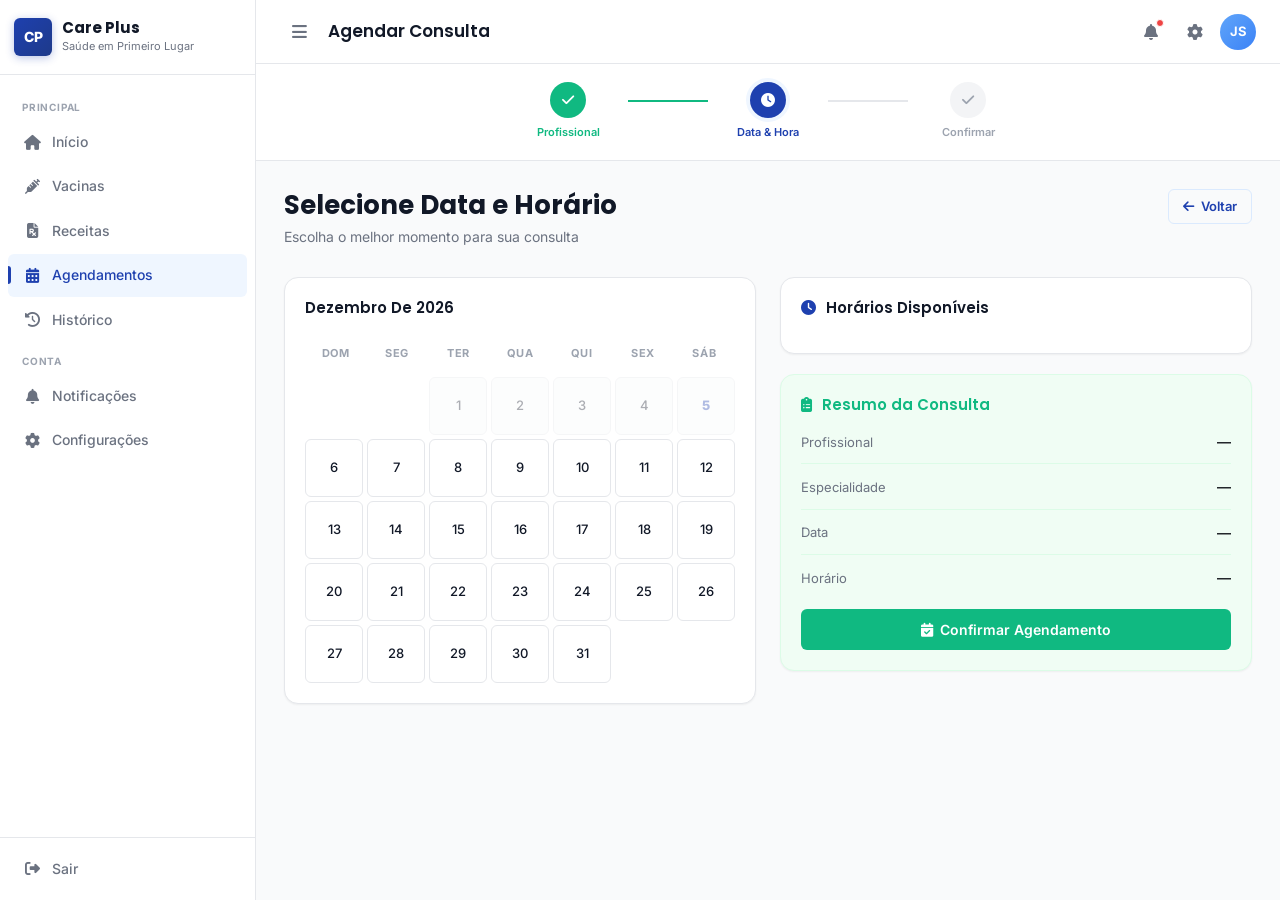
<file: Pages/agendamento.html>
<!DOCTYPE html>
<html lang="pt-BR">
<head>
  <meta charset="UTF-8">
  <meta name="viewport" content="width=device-width, initial-scale=1.0">
  <title>Agendamento — Care Plus</title>
  <link rel="icon" href="../images/favicon.png" type="image/png">
  <link href="https://cdn.jsdelivr.net/npm/bootstrap@5.3.0/dist/css/bootstrap.min.css" rel="stylesheet">
  <link href="https://fonts.googleapis.com/css2?family=Poppins:wght@400;500;600;700&family=Inter:wght@400;500;600;700&display=swap" rel="stylesheet">
  <link rel="stylesheet" href="https://cdnjs.cloudflare.com/ajax/libs/font-awesome/6.4.0/css/all.min.css">
  <link rel="stylesheet" href="../css/style.css">
</head>

<body data-page="agendamentos">

  <div class="sidebar-overlay"></div>

  <!-- Sidebar -->
  <aside class="sidebar">
    <div class="sidebar-header">
      <div class="sidebar-logo">CP</div>
      <div class="sidebar-info">
        <div class="sidebar-title">Care Plus</div>
        <div class="sidebar-subtitle">Saúde em Primeiro Lugar</div>
      </div>
    </div>

    <nav class="sidebar-nav">
      <span class="nav-section-label">Principal</span>

      <a href="../dashboard.html" class="nav-item">
        <i class="fas fa-home"></i>
        <span class="nav-item-label">Início</span>
      </a>
      <a href="./vacinas.html" class="nav-item">
        <i class="fas fa-syringe"></i>
        <span class="nav-item-label">Vacinas</span>
      </a>
      <a href="./receitas.html" class="nav-item">
        <i class="fas fa-file-prescription"></i>
        <span class="nav-item-label">Receitas</span>
      </a>
      <a href="./agendamentos.html" class="nav-item">
        <i class="fas fa-calendar-alt"></i>
        <span class="nav-item-label">Agendamentos</span>
      </a>
      <a href="./historico.html" class="nav-item">
        <i class="fas fa-history"></i>
        <span class="nav-item-label">Histórico</span>
      </a>

      <span class="nav-section-label">Conta</span>

      <a href="./notificacoes.html" class="nav-item">
        <i class="fas fa-bell"></i>
        <span class="nav-item-label">Notificações</span>
      </a>
      <a href="./configuracoes.html" class="nav-item">
        <i class="fas fa-cog"></i>
        <span class="nav-item-label">Configurações</span>
      </a>
    </nav>

    <div class="sidebar-footer">
      <a href="../index.html" class="logout-btn">
        <i class="fas fa-sign-out-alt"></i>
        <span>Sair</span>
      </a>
    </div>
  </aside>

  <!-- Main Wrapper -->
  <div class="main-wrapper">

    <!-- Topbar -->
    <header class="topbar">
      <div class="topbar-left">
        <button class="toggle-btn" title="Menu">
          <i class="fas fa-bars"></i>
        </button>
        <span class="topbar-title">Agendar Consulta</span>
      </div>
      <div class="topbar-right">
        <a href="./notificacoes.html" class="notification-btn" title="Notificações">
          <i class="fas fa-bell"></i>
          <span class="notification-badge"></span>
        </a>
        <a href="./configuracoes.html" class="notification-btn" title="Configurações">
          <i class="fas fa-cog"></i>
        </a>
        <div class="user-avatar">JS</div>
      </div>
    </header>

    <!-- Step Indicator -->
    <div class="step-indicator">
      <div class="step-item">
        <div class="step-circle done"><i class="fas fa-check"></i></div>
        <span class="step-label done">Profissional</span>
      </div>
      <div class="step-line done"></div>
      <div class="step-item">
        <div class="step-circle active"><i class="fas fa-clock"></i></div>
        <span class="step-label active">Data & Hora</span>
      </div>
      <div class="step-line"></div>
      <div class="step-item">
        <div class="step-circle pending"><i class="fas fa-check"></i></div>
        <span class="step-label">Confirmar</span>
      </div>
    </div>

    <!-- Main Content -->
    <main class="main-content">

      <div class="page-header">
        <div class="page-header-text">
          <h1>Selecione Data e Horário</h1>
          <p>Escolha o melhor momento para sua consulta</p>
        </div>
        <a href="./profissionais.html" class="btn-outline btn-sm" id="btnVoltarProfissionais">
          <i class="fas fa-arrow-left"></i>
          Voltar
        </a>
      </div>

      <div class="row g-4">

        <!-- Coluna Esquerda: Calendário -->
        <div class="col-12 col-lg-6">
          <div class="card">
            <div class="calendar-header">
              <h5 class="calendar-month" id="calendarTitle">Carregando...</h5>
            </div>

            <div class="calendar-weekdays">
              <div class="calendar-weekday">Dom</div>
              <div class="calendar-weekday">Seg</div>
              <div class="calendar-weekday">Ter</div>
              <div class="calendar-weekday">Qua</div>
              <div class="calendar-weekday">Qui</div>
              <div class="calendar-weekday">Sex</div>
              <div class="calendar-weekday">Sáb</div>
            </div>

            <div id="calendar" class="calendar-days"></div>
            <input type="hidden" id="selectedDate" name="selectedDate">
          </div>
        </div>

        <!-- Coluna Direita: Horários + Resumo -->
        <div class="col-12 col-lg-6">

          <!-- Horários -->
          <div class="card" style="margin-bottom:20px;">
            <h5 style="font-size:15px;font-weight:600;margin-bottom:16px;">
              <i class="fas fa-clock" style="color:var(--primary);margin-right:6px;"></i>
              Horários Disponíveis
            </h5>
            <div id="timeSlots" class="time-slots"></div>
            <input type="hidden" id="selectedTime" name="selectedTime">
          </div>

          <!-- Resumo -->
          <div class="card" style="border:1.5px solid var(--success-100);background:var(--success-50);">
            <h5 style="font-size:15px;font-weight:600;margin-bottom:16px;color:var(--success);">
              <i class="fas fa-clipboard-list" style="margin-right:6px;"></i>
              Resumo da Consulta
            </h5>

            <div style="display:flex;flex-direction:column;gap:12px;">

              <div style="display:flex;justify-content:space-between;align-items:center;padding-bottom:10px;border-bottom:1px solid var(--success-100);">
                <span style="font-size:13px;color:var(--text-secondary);">Profissional</span>
                <span style="font-size:14px;font-weight:600;" id="res-profissional">—</span>
              </div>

              <div style="display:flex;justify-content:space-between;align-items:center;padding-bottom:10px;border-bottom:1px solid var(--success-100);">
                <span style="font-size:13px;color:var(--text-secondary);">Especialidade</span>
                <span style="font-size:14px;font-weight:600;" id="res-especialidade">—</span>
              </div>

              <div style="display:flex;justify-content:space-between;align-items:center;padding-bottom:10px;border-bottom:1px solid var(--success-100);">
                <span style="font-size:13px;color:var(--text-secondary);">Data</span>
                <span style="font-size:14px;font-weight:600;" id="res-data">—</span>
              </div>

              <div style="display:flex;justify-content:space-between;align-items:center;">
                <span style="font-size:13px;color:var(--text-secondary);">Horário</span>
                <span style="font-size:14px;font-weight:600;" id="res-horario">—</span>
              </div>

            </div>

            <button class="btn-success btn-w100" id="btnConfirmarAgendamento" style="margin-top:20px;">
              <i class="fas fa-calendar-check"></i>
              Confirmar Agendamento
            </button>
          </div>

        </div>
      </div>

    </main>
  </div>

  <!-- Mobile Bottom Nav -->
  <nav class="mobile-bottom-nav">
    <div class="mobile-bottom-nav-inner">
      <a href="../dashboard.html" class="mobile-nav-item" data-page-link="dashboard">
        <i class="fas fa-home"></i>
        <span>Início</span>
      </a>
      <a href="./vacinas.html" class="mobile-nav-item" data-page-link="vacinas">
        <i class="fas fa-syringe"></i>
        <span>Vacinas</span>
      </a>
      <a href="./agendamentos.html" class="mobile-nav-item" data-page-link="agendamentos">
        <i class="fas fa-calendar-alt"></i>
        <span>Agendar</span>
      </a>
      <a href="./receitas.html" class="mobile-nav-item" data-page-link="receitas">
        <i class="fas fa-file-prescription"></i>
        <span>Receitas</span>
      </a>
      <a href="./historico.html" class="mobile-nav-item" data-page-link="historico">
        <i class="fas fa-history"></i>
        <span>Histórico</span>
      </a>
    </div>
  </nav>

  <script src="https://cdn.jsdelivr.net/npm/bootstrap@5.3.0/dist/js/bootstrap.bundle.min.js"></script>
  <script src="../js/script.js"></script>
</body>
</html>
</file>
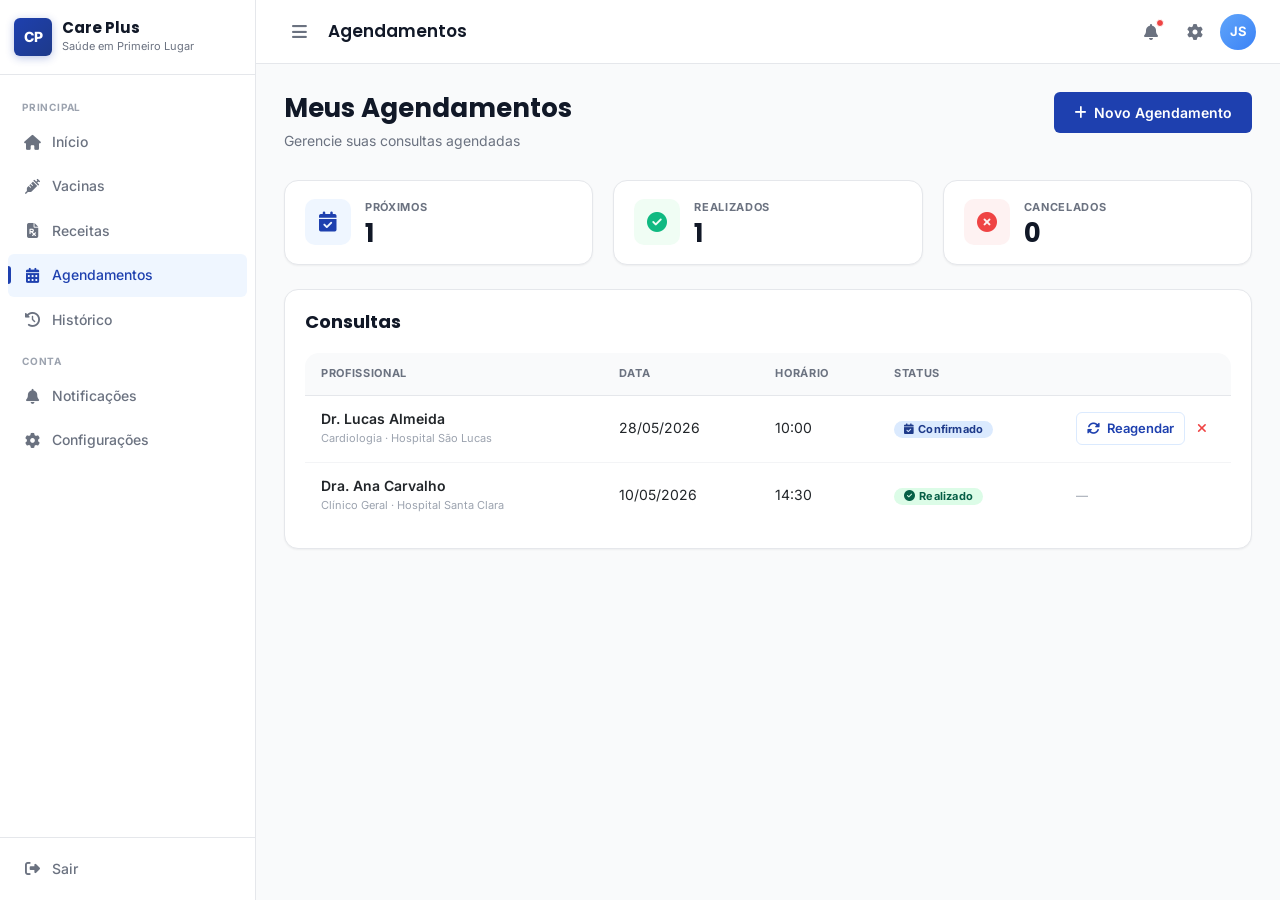
<file: Pages/agendamentos.html>
<!DOCTYPE html>
<html lang="pt-BR">
<head>
  <meta charset="UTF-8">
  <meta name="viewport" content="width=device-width, initial-scale=1.0">
  <title>Agendamentos — Care Plus</title>
  <link rel="icon" href="../images/favicon.png" type="image/png">
  <link href="https://cdn.jsdelivr.net/npm/bootstrap@5.3.0/dist/css/bootstrap.min.css" rel="stylesheet">
  <link href="https://fonts.googleapis.com/css2?family=Poppins:wght@400;500;600;700&family=Inter:wght@400;500;600;700&display=swap" rel="stylesheet">
  <link rel="stylesheet" href="https://cdnjs.cloudflare.com/ajax/libs/font-awesome/6.4.0/css/all.min.css">
  <link rel="stylesheet" href="../css/style.css">
</head>

<body data-page="agendamentos">

  <div class="sidebar-overlay"></div>

  <!-- Sidebar -->
  <aside class="sidebar">
    <div class="sidebar-header">
      <div class="sidebar-logo">CP</div>
      <div class="sidebar-info">
        <div class="sidebar-title">Care Plus</div>
        <div class="sidebar-subtitle">Saúde em Primeiro Lugar</div>
      </div>
    </div>

    <nav class="sidebar-nav">
      <span class="nav-section-label">Principal</span>

      <a href="../dashboard.html" class="nav-item">
        <i class="fas fa-home"></i>
        <span class="nav-item-label">Início</span>
      </a>
      <a href="./vacinas.html" class="nav-item">
        <i class="fas fa-syringe"></i>
        <span class="nav-item-label">Vacinas</span>
      </a>
      <a href="./receitas.html" class="nav-item">
        <i class="fas fa-file-prescription"></i>
        <span class="nav-item-label">Receitas</span>
      </a>
      <a href="./agendamentos.html" class="nav-item">
        <i class="fas fa-calendar-alt"></i>
        <span class="nav-item-label">Agendamentos</span>
      </a>
      <a href="./historico.html" class="nav-item">
        <i class="fas fa-history"></i>
        <span class="nav-item-label">Histórico</span>
      </a>

      <span class="nav-section-label">Conta</span>

      <a href="./notificacoes.html" class="nav-item">
        <i class="fas fa-bell"></i>
        <span class="nav-item-label">Notificações</span>
      </a>
      <a href="./configuracoes.html" class="nav-item">
        <i class="fas fa-cog"></i>
        <span class="nav-item-label">Configurações</span>
      </a>
    </nav>

    <div class="sidebar-footer">
      <a href="../index.html" class="logout-btn">
        <i class="fas fa-sign-out-alt"></i>
        <span>Sair</span>
      </a>
    </div>
  </aside>

  <!-- Main Wrapper -->
  <div class="main-wrapper">

    <!-- Topbar -->
    <header class="topbar">
      <div class="topbar-left">
        <button class="toggle-btn" title="Menu">
          <i class="fas fa-bars"></i>
        </button>
        <span class="topbar-title">Agendamentos</span>
      </div>
      <div class="topbar-right">
        <a href="./notificacoes.html" class="notification-btn" title="Notificações">
          <i class="fas fa-bell"></i>
          <span class="notification-badge"></span>
        </a>
        <a href="./configuracoes.html" class="notification-btn" title="Configurações">
          <i class="fas fa-cog"></i>
        </a>
        <div class="user-avatar">JS</div>
      </div>
    </header>

    <!-- Main Content -->
    <main class="main-content">

      <!-- Header -->
      <div class="page-header">
        <div class="page-header-text">
          <h1>Meus Agendamentos</h1>
          <p>Gerencie suas consultas agendadas</p>
        </div>
        <div class="page-header-actions">
          <a href="./profissionais.html" class="btn-primary">
            <i class="fas fa-plus"></i>
            Novo Agendamento
          </a>
        </div>
      </div>

      <!-- Stats -->
      <div class="grid grid-3" style="margin-bottom:24px;">

        <div class="stat-card">
          <div class="stat-card-icon blue">
            <i class="fas fa-calendar-check"></i>
          </div>
          <div class="stat-card-info">
            <div class="stat-card-label">Próximos</div>
            <div class="stat-card-value" id="statProximos">0</div>
          </div>
        </div>

        <div class="stat-card">
          <div class="stat-card-icon green">
            <i class="fas fa-check-circle"></i>
          </div>
          <div class="stat-card-info">
            <div class="stat-card-label">Realizados</div>
            <div class="stat-card-value" id="statRealizados">0</div>
          </div>
        </div>

        <div class="stat-card">
          <div class="stat-card-icon red">
            <i class="fas fa-times-circle"></i>
          </div>
          <div class="stat-card-info">
            <div class="stat-card-label">Cancelados</div>
            <div class="stat-card-value" id="statCancelados">0</div>
          </div>
        </div>

      </div>

      <!-- Tabela de Agendamentos -->
      <div class="card">
        <div class="card-header-row">
          <h2>Consultas</h2>
        </div>

        <!-- Empty state (exibido quando não há agendamentos) -->
        <div class="empty-state" id="agendamentosEmptyState" style="display:none;">
          <div class="empty-state-icon">
            <i class="fas fa-calendar-alt" style="font-size:36px;color:var(--primary-light);"></i>
          </div>
          <h4>Nenhum agendamento</h4>
          <p>Você ainda não possui consultas agendadas. Clique em "Novo Agendamento" para começar.</p>
          <a href="./profissionais.html" class="btn-primary btn-sm">
            <i class="fas fa-plus"></i>
            Agendar Consulta
          </a>
        </div>

        <div class="table-responsive" id="agendamentosTableWrapper">
          <table>
            <thead>
              <tr>
                <th>Profissional</th>
                <th>Data</th>
                <th>Horário</th>
                <th>Status</th>
                <th style="width:120px;"></th>
              </tr>
            </thead>
            <tbody id="agendamentosTableBody">
              <!-- renderizado via JS -->
            </tbody>
          </table>
        </div>
      </div>

    </main>
  </div>

  <!-- Mobile Bottom Nav -->
  <nav class="mobile-bottom-nav">
    <div class="mobile-bottom-nav-inner">
      <a href="../dashboard.html" class="mobile-nav-item" data-page-link="dashboard">
        <i class="fas fa-home"></i>
        <span>Início</span>
      </a>
      <a href="./vacinas.html" class="mobile-nav-item" data-page-link="vacinas">
        <i class="fas fa-syringe"></i>
        <span>Vacinas</span>
      </a>
      <a href="./agendamentos.html" class="mobile-nav-item" data-page-link="agendamentos">
        <i class="fas fa-calendar-alt"></i>
        <span>Agendar</span>
      </a>
      <a href="./receitas.html" class="mobile-nav-item" data-page-link="receitas">
        <i class="fas fa-file-prescription"></i>
        <span>Receitas</span>
      </a>
      <a href="./historico.html" class="mobile-nav-item" data-page-link="historico">
        <i class="fas fa-history"></i>
        <span>Histórico</span>
      </a>
    </div>
  </nav>

  <script src="https://cdn.jsdelivr.net/npm/bootstrap@5.3.0/dist/js/bootstrap.bundle.min.js"></script>
  <script src="../js/script.js"></script>
</body>
</html>
</file>
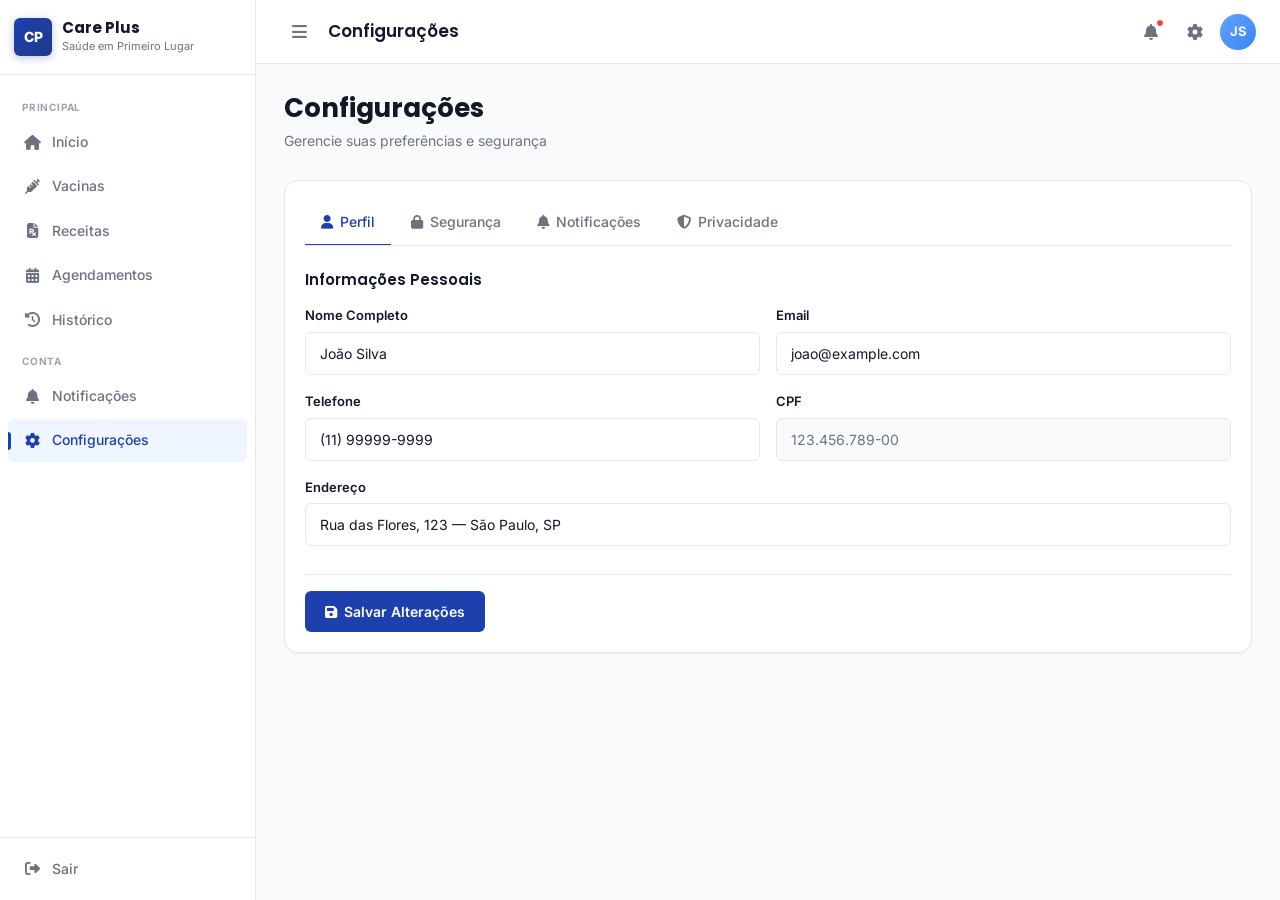
<file: Pages/configuracoes.html>
<!DOCTYPE html>
<html lang="pt-BR">
<head>
  <meta charset="UTF-8">
  <meta name="viewport" content="width=device-width, initial-scale=1.0">
  <title>Configurações — Care Plus</title>
  <link rel="icon" href="../images/favicon.png" type="image/png">
  <link href="https://cdn.jsdelivr.net/npm/bootstrap@5.3.0/dist/css/bootstrap.min.css" rel="stylesheet">
  <link href="https://fonts.googleapis.com/css2?family=Poppins:wght@400;500;600;700&family=Inter:wght@400;500;600;700&display=swap" rel="stylesheet">
  <link rel="stylesheet" href="https://cdnjs.cloudflare.com/ajax/libs/font-awesome/6.4.0/css/all.min.css">
  <link rel="stylesheet" href="../css/style.css">
</head>

<body data-page="configuracoes">

  <div class="sidebar-overlay"></div>

  <!-- Sidebar -->
  <aside class="sidebar">
    <div class="sidebar-header">
      <div class="sidebar-logo">CP</div>
      <div class="sidebar-info">
        <div class="sidebar-title">Care Plus</div>
        <div class="sidebar-subtitle">Saúde em Primeiro Lugar</div>
      </div>
    </div>

    <nav class="sidebar-nav">
      <span class="nav-section-label">Principal</span>

      <a href="../dashboard.html" class="nav-item">
        <i class="fas fa-home"></i>
        <span class="nav-item-label">Início</span>
      </a>
      <a href="./vacinas.html" class="nav-item">
        <i class="fas fa-syringe"></i>
        <span class="nav-item-label">Vacinas</span>
      </a>
      <a href="./receitas.html" class="nav-item">
        <i class="fas fa-file-prescription"></i>
        <span class="nav-item-label">Receitas</span>
      </a>
      <a href="./agendamentos.html" class="nav-item">
        <i class="fas fa-calendar-alt"></i>
        <span class="nav-item-label">Agendamentos</span>
      </a>
      <a href="./historico.html" class="nav-item">
        <i class="fas fa-history"></i>
        <span class="nav-item-label">Histórico</span>
      </a>

      <span class="nav-section-label">Conta</span>

      <a href="./notificacoes.html" class="nav-item">
        <i class="fas fa-bell"></i>
        <span class="nav-item-label">Notificações</span>
      </a>
      <a href="./configuracoes.html" class="nav-item">
        <i class="fas fa-cog"></i>
        <span class="nav-item-label">Configurações</span>
      </a>
    </nav>

    <div class="sidebar-footer">
      <a href="../index.html" class="logout-btn">
        <i class="fas fa-sign-out-alt"></i>
        <span>Sair</span>
      </a>
    </div>
  </aside>

  <!-- Main Wrapper -->
  <div class="main-wrapper">

    <!-- Topbar -->
    <header class="topbar">
      <div class="topbar-left">
        <button class="toggle-btn" title="Menu">
          <i class="fas fa-bars"></i>
        </button>
        <span class="topbar-title">Configurações</span>
      </div>
      <div class="topbar-right">
        <a href="./notificacoes.html" class="notification-btn" title="Notificações">
          <i class="fas fa-bell"></i>
          <span class="notification-badge"></span>
        </a>
        <a href="./configuracoes.html" class="notification-btn" title="Configurações">
          <i class="fas fa-cog"></i>
        </a>
        <div class="user-avatar">JS</div>
      </div>
    </header>

    <!-- Main Content -->
    <main class="main-content">

      <!-- Header -->
      <div class="page-header">
        <div class="page-header-text">
          <h1>Configurações</h1>
          <p>Gerencie suas preferências e segurança</p>
        </div>
      </div>

      <!-- Tabs -->
      <div class="card">

        <div class="tab-nav">
          <button class="tab-button active" data-tab="perfil">
            <i class="fas fa-user"></i>
            <span>Perfil</span>
          </button>
          <button class="tab-button" data-tab="seguranca">
            <i class="fas fa-lock"></i>
            <span>Segurança</span>
          </button>
          <button class="tab-button" data-tab="notificacoes">
            <i class="fas fa-bell"></i>
            <span>Notificações</span>
          </button>
          <button class="tab-button" data-tab="privacidade">
            <i class="fas fa-shield-alt"></i>
            <span>Privacidade</span>
          </button>
        </div>

        <!-- Perfil -->
        <div id="perfil" class="tab-content active">
          <div style="margin-bottom:28px;">
            <h3 style="font-size:15px;font-weight:600;margin-bottom:16px;">Informações Pessoais</h3>

            <div class="row g-3 mb-3">
              <div class="col-12 col-md-6">
                <label class="form-label">Nome Completo</label>
                <input type="text" class="form-control" value="João Silva">
              </div>
              <div class="col-12 col-md-6">
                <label class="form-label">Email</label>
                <input type="email" class="form-control" value="joao@example.com">
              </div>
            </div>

            <div class="row g-3 mb-3">
              <div class="col-12 col-md-6">
                <label class="form-label">Telefone</label>
                <input type="tel" class="form-control" value="(11) 99999-9999">
              </div>
              <div class="col-12 col-md-6">
                <label class="form-label">CPF</label>
                <input type="text" class="form-control" value="123.456.789-00" disabled>
              </div>
            </div>

            <div class="row g-3">
              <div class="col-12">
                <label class="form-label">Endereço</label>
                <input type="text" class="form-control" value="Rua das Flores, 123 — São Paulo, SP">
              </div>
            </div>
          </div>

          <div style="padding-top:16px;border-top:1px solid var(--border-color);">
            <button class="btn-primary">
              <i class="fas fa-save"></i>
              Salvar Alterações
            </button>
          </div>
        </div>

        <!-- Segurança -->
        <div id="seguranca" class="tab-content">
          <div style="margin-bottom:28px;">
            <h3 style="font-size:15px;font-weight:600;margin-bottom:16px;">Alterar Senha</h3>

            <div class="row g-3">
              <div class="col-12">
                <label class="form-label">Senha Atual</label>
                <input type="password" class="form-control" placeholder="••••••••">
              </div>
              <div class="col-12 col-md-6">
                <label class="form-label">Nova Senha</label>
                <input type="password" class="form-control" placeholder="••••••••">
              </div>
              <div class="col-12 col-md-6">
                <label class="form-label">Confirmar Nova Senha</label>
                <input type="password" class="form-control" placeholder="••••••••">
              </div>
            </div>
          </div>

          <div style="padding-top:16px;border-top:1px solid var(--border-color);">
            <button class="btn-primary">
              <i class="fas fa-key"></i>
              Atualizar Senha
            </button>
          </div>
        </div>

        <!-- Notificações -->
        <div id="notificacoes" class="tab-content">
          <h3 style="font-size:15px;font-weight:600;margin-bottom:16px;">Preferências de Notificações</h3>

          <div class="settings-item">
            <div class="settings-item-text">
              <h4>Notificações de Consultas</h4>
              <p>Receba lembretes sobre suas consultas agendadas</p>
            </div>
            <div class="toggle-switch active" role="switch" aria-checked="true" tabindex="0"></div>
          </div>

          <div class="settings-item">
            <div class="settings-item-text">
              <h4>Notificações de Vacinas</h4>
              <p>Alertas sobre vacinas pendentes e datas de reforço</p>
            </div>
            <div class="toggle-switch active" role="switch" aria-checked="true" tabindex="0"></div>
          </div>

          <div class="settings-item">
            <div class="settings-item-text">
              <h4>Notificações de Receitas</h4>
              <p>Avisos sobre receitas prestes a expirar</p>
            </div>
            <div class="toggle-switch active" role="switch" aria-checked="true" tabindex="0"></div>
          </div>

          <div class="settings-item">
            <div class="settings-item-text">
              <h4>Notificações por Email</h4>
              <p>Receba atualizações e lembretes também por email</p>
            </div>
            <div class="toggle-switch" role="switch" aria-checked="false" tabindex="0"></div>
          </div>

          <div class="settings-item">
            <div class="settings-item-text">
              <h4>Notificações Push</h4>
              <p>Notificações instantâneas no seu dispositivo</p>
            </div>
            <div class="toggle-switch active" role="switch" aria-checked="true" tabindex="0"></div>
          </div>
        </div>

        <!-- Privacidade -->
        <div id="privacidade" class="tab-content">
          <h3 style="font-size:15px;font-weight:600;margin-bottom:16px;">Configurações de Privacidade</h3>

          <div class="settings-item">
            <div class="settings-item-text">
              <h4>Perfil Público</h4>
              <p>Permite que outros usuários visualizem seu perfil</p>
            </div>
            <div class="toggle-switch" role="switch" aria-checked="false" tabindex="0"></div>
          </div>

          <div class="settings-item">
            <div class="settings-item-text">
              <h4>Histórico Visível para Profissionais</h4>
              <p>Compartilhe seu histórico com profissionais de saúde</p>
            </div>
            <div class="toggle-switch active" role="switch" aria-checked="true" tabindex="0"></div>
          </div>

          <div class="settings-item">
            <div class="settings-item-text">
              <h4>Dados para Pesquisa</h4>
              <p>Permita o uso anônimo dos seus dados para pesquisa médica</p>
            </div>
            <div class="toggle-switch" role="switch" aria-checked="false" tabindex="0"></div>
          </div>

          <div style="padding-top:16px;border-top:1px solid var(--border-color);margin-top:8px;">
            <button class="btn-danger-outline">
              <i class="fas fa-sign-out-alt"></i>
              Sair de Todas as Sessões
            </button>
          </div>
        </div>

      </div>

    </main>
  </div>

  <!-- Mobile Bottom Nav -->
  <nav class="mobile-bottom-nav">
    <div class="mobile-bottom-nav-inner">
      <a href="../dashboard.html" class="mobile-nav-item" data-page-link="dashboard">
        <i class="fas fa-home"></i>
        <span>Início</span>
      </a>
      <a href="./vacinas.html" class="mobile-nav-item" data-page-link="vacinas">
        <i class="fas fa-syringe"></i>
        <span>Vacinas</span>
      </a>
      <a href="./agendamentos.html" class="mobile-nav-item" data-page-link="agendamentos">
        <i class="fas fa-calendar-alt"></i>
        <span>Agendar</span>
      </a>
      <a href="./receitas.html" class="mobile-nav-item" data-page-link="receitas">
        <i class="fas fa-file-prescription"></i>
        <span>Receitas</span>
      </a>
      <a href="./historico.html" class="mobile-nav-item" data-page-link="historico">
        <i class="fas fa-history"></i>
        <span>Histórico</span>
      </a>
    </div>
  </nav>

  <script src="https://cdn.jsdelivr.net/npm/bootstrap@5.3.0/dist/js/bootstrap.bundle.min.js"></script>
  <script src="../js/script.js"></script>
</body>
</html>
</file>
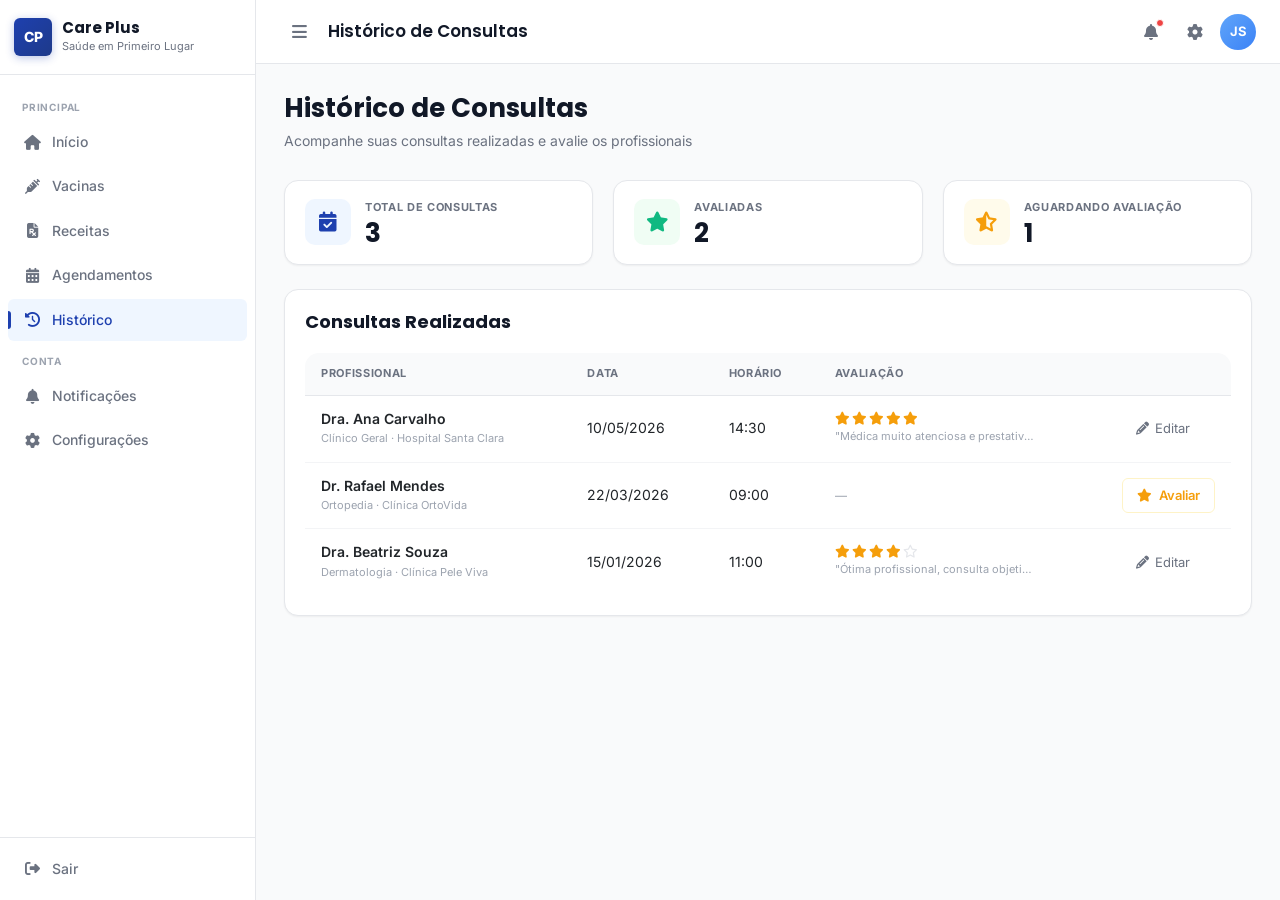
<file: Pages/historico.html>
<!DOCTYPE html>
<html lang="pt-BR">
<head>
  <meta charset="UTF-8">
  <meta name="viewport" content="width=device-width, initial-scale=1.0">
  <title>Histórico — Care Plus</title>
  <link rel="icon" href="../images/favicon.png" type="image/png">
  <link href="https://cdn.jsdelivr.net/npm/bootstrap@5.3.0/dist/css/bootstrap.min.css" rel="stylesheet">
  <link href="https://fonts.googleapis.com/css2?family=Poppins:wght@400;500;600;700&family=Inter:wght@400;500;600;700&display=swap" rel="stylesheet">
  <link rel="stylesheet" href="https://cdnjs.cloudflare.com/ajax/libs/font-awesome/6.4.0/css/all.min.css">
  <link rel="stylesheet" href="../css/style.css">
</head>

<body data-page="historico">

  <div class="sidebar-overlay"></div>

  <!-- Sidebar -->
  <aside class="sidebar">
    <div class="sidebar-header">
      <div class="sidebar-logo">CP</div>
      <div class="sidebar-info">
        <div class="sidebar-title">Care Plus</div>
        <div class="sidebar-subtitle">Saúde em Primeiro Lugar</div>
      </div>
    </div>

    <nav class="sidebar-nav">
      <span class="nav-section-label">Principal</span>

      <a href="../dashboard.html" class="nav-item">
        <i class="fas fa-home"></i>
        <span class="nav-item-label">Início</span>
      </a>
      <a href="./vacinas.html" class="nav-item">
        <i class="fas fa-syringe"></i>
        <span class="nav-item-label">Vacinas</span>
      </a>
      <a href="./receitas.html" class="nav-item">
        <i class="fas fa-file-prescription"></i>
        <span class="nav-item-label">Receitas</span>
      </a>
      <a href="./agendamentos.html" class="nav-item">
        <i class="fas fa-calendar-alt"></i>
        <span class="nav-item-label">Agendamentos</span>
      </a>
      <a href="./historico.html" class="nav-item">
        <i class="fas fa-history"></i>
        <span class="nav-item-label">Histórico</span>
      </a>

      <span class="nav-section-label">Conta</span>

      <a href="./notificacoes.html" class="nav-item">
        <i class="fas fa-bell"></i>
        <span class="nav-item-label">Notificações</span>
      </a>
      <a href="./configuracoes.html" class="nav-item">
        <i class="fas fa-cog"></i>
        <span class="nav-item-label">Configurações</span>
      </a>
    </nav>

    <div class="sidebar-footer">
      <a href="../index.html" class="logout-btn">
        <i class="fas fa-sign-out-alt"></i>
        <span>Sair</span>
      </a>
    </div>
  </aside>

  <!-- Main Wrapper -->
  <div class="main-wrapper">

    <!-- Topbar -->
    <header class="topbar">
      <div class="topbar-left">
        <button class="toggle-btn" title="Menu">
          <i class="fas fa-bars"></i>
        </button>
        <span class="topbar-title">Histórico de Consultas</span>
      </div>
      <div class="topbar-right">
        <a href="./notificacoes.html" class="notification-btn" title="Notificações">
          <i class="fas fa-bell"></i>
          <span class="notification-badge"></span>
        </a>
        <a href="./configuracoes.html" class="notification-btn" title="Configurações">
          <i class="fas fa-cog"></i>
        </a>
        <div class="user-avatar">JS</div>
      </div>
    </header>

    <!-- Main Content -->
    <main class="main-content">

      <!-- Header -->
      <div class="page-header">
        <div class="page-header-text">
          <h1>Histórico de Consultas</h1>
          <p>Acompanhe suas consultas realizadas e avalie os profissionais</p>
        </div>
      </div>

      <!-- Stats -->
      <div class="grid grid-3" style="margin-bottom:24px;">

        <div class="stat-card">
          <div class="stat-card-icon blue">
            <i class="fas fa-calendar-check"></i>
          </div>
          <div class="stat-card-info">
            <div class="stat-card-label">Total de Consultas</div>
            <div class="stat-card-value" id="statTotal">0</div>
          </div>
        </div>

        <div class="stat-card">
          <div class="stat-card-icon green">
            <i class="fas fa-star"></i>
          </div>
          <div class="stat-card-info">
            <div class="stat-card-label">Avaliadas</div>
            <div class="stat-card-value" id="statAvaliadas">0</div>
          </div>
        </div>

        <div class="stat-card">
          <div class="stat-card-icon orange">
            <i class="fas fa-star-half-alt"></i>
          </div>
          <div class="stat-card-info">
            <div class="stat-card-label">Aguardando Avaliação</div>
            <div class="stat-card-value" id="statPendentes">0</div>
          </div>
        </div>

      </div>

      <!-- Tabela de Histórico -->
      <div class="card">
        <div class="card-header-row">
          <h2>Consultas Realizadas</h2>
        </div>

        <div class="table-responsive">
          <table>
            <thead>
              <tr>
                <th>Profissional</th>
                <th>Data</th>
                <th>Horário</th>
                <th>Avaliação</th>
                <th style="width:100px;"></th>
              </tr>
            </thead>
            <tbody id="historicoTableBody">
              <!-- renderizado via JS -->
            </tbody>
          </table>
        </div>
      </div>

    </main>
  </div>

  <!-- Mobile Bottom Nav -->
  <nav class="mobile-bottom-nav">
    <div class="mobile-bottom-nav-inner">
      <a href="../dashboard.html" class="mobile-nav-item" data-page-link="dashboard">
        <i class="fas fa-home"></i>
        <span>Início</span>
      </a>
      <a href="./vacinas.html" class="mobile-nav-item" data-page-link="vacinas">
        <i class="fas fa-syringe"></i>
        <span>Vacinas</span>
      </a>
      <a href="./agendamentos.html" class="mobile-nav-item" data-page-link="agendamentos">
        <i class="fas fa-calendar-alt"></i>
        <span>Agendar</span>
      </a>
      <a href="./receitas.html" class="mobile-nav-item" data-page-link="receitas">
        <i class="fas fa-file-prescription"></i>
        <span>Receitas</span>
      </a>
      <a href="./historico.html" class="mobile-nav-item" data-page-link="historico">
        <i class="fas fa-history"></i>
        <span>Histórico</span>
      </a>
    </div>
  </nav>

  <!-- Modal de Avaliação -->
  <div class="modal-backdrop" id="avaliacaoModal" role="dialog" aria-modal="true" aria-labelledby="modalAvaliacaoTitulo">
    <div class="modal-box">

      <div class="modal-header">
        <div>
          <h3 id="modalAvaliacaoTitulo">Avaliar Profissional</h3>
          <p id="modalAvaliacaoSubtitulo"></p>
        </div>
        <button class="modal-close" id="avaliacaoModalClose" title="Fechar" aria-label="Fechar">
          <i class="fas fa-times"></i>
        </button>
      </div>

      <div class="modal-body" style="align-items:center;">
        <input type="hidden" id="avaliacaoConsultaId">

        <!-- Avatar do profissional -->
        <div style="width:64px;height:64px;border-radius:50%;background:linear-gradient(135deg,var(--primary-50),var(--primary-100));display:flex;align-items:center;justify-content:center;font-size:26px;color:var(--primary-light);">
          <i class="fas fa-user-md"></i>
        </div>

        <!-- Nome + consulta -->
        <div style="text-align:center;">
          <div style="font-size:16px;font-weight:700;" id="modalProfNome">—</div>
          <div style="font-size:13px;color:var(--text-secondary);" id="modalProfEspecialidade">—</div>
          <div style="font-size:12px;color:var(--text-muted);margin-top:4px;" id="modalConsultaData">—</div>
        </div>

        <!-- Seletor de estrelas -->
        <div style="display:flex;flex-direction:column;align-items:center;gap:6px;width:100%;">
          <div style="font-size:12px;font-weight:600;color:var(--text-secondary);text-transform:uppercase;letter-spacing:.06em;">
            Como foi sua experiência?
          </div>
          <div class="star-picker" id="starPicker">
            <button class="star-btn" data-value="1" title="Péssimo"  type="button"><i class="fas fa-star"></i></button>
            <button class="star-btn" data-value="2" title="Ruim"     type="button"><i class="fas fa-star"></i></button>
            <button class="star-btn" data-value="3" title="Regular"  type="button"><i class="fas fa-star"></i></button>
            <button class="star-btn" data-value="4" title="Bom"      type="button"><i class="fas fa-star"></i></button>
            <button class="star-btn" data-value="5" title="Excelente"type="button"><i class="fas fa-star"></i></button>
          </div>
          <div class="rating-label" id="ratingLabel">Selecione uma nota</div>
          <input type="hidden" id="selectedRating" value="0">
        </div>

        <!-- Comentário -->
        <div style="width:100%;">
          <label class="form-label" for="avaliacaoComentario">Comentário <span style="font-weight:400;color:var(--text-muted);font-size:11px;">(opcional)</span></label>
          <textarea
            id="avaliacaoComentario"
            class="form-control"
            rows="3"
            placeholder="Descreva sua experiência com o profissional…"
            style="resize:vertical;min-height:80px;"></textarea>
        </div>

      </div>

      <div class="modal-footer">
        <button class="btn-outline" id="avaliacaoModalCancelar">Cancelar</button>
        <button class="btn-primary" id="avaliacaoModalSalvar">
          <i class="fas fa-paper-plane"></i>
          Enviar Avaliação
        </button>
      </div>

    </div>
  </div>

  <script src="https://cdn.jsdelivr.net/npm/bootstrap@5.3.0/dist/js/bootstrap.bundle.min.js"></script>
  <script src="../js/script.js"></script>
</body>
</html>
</file>
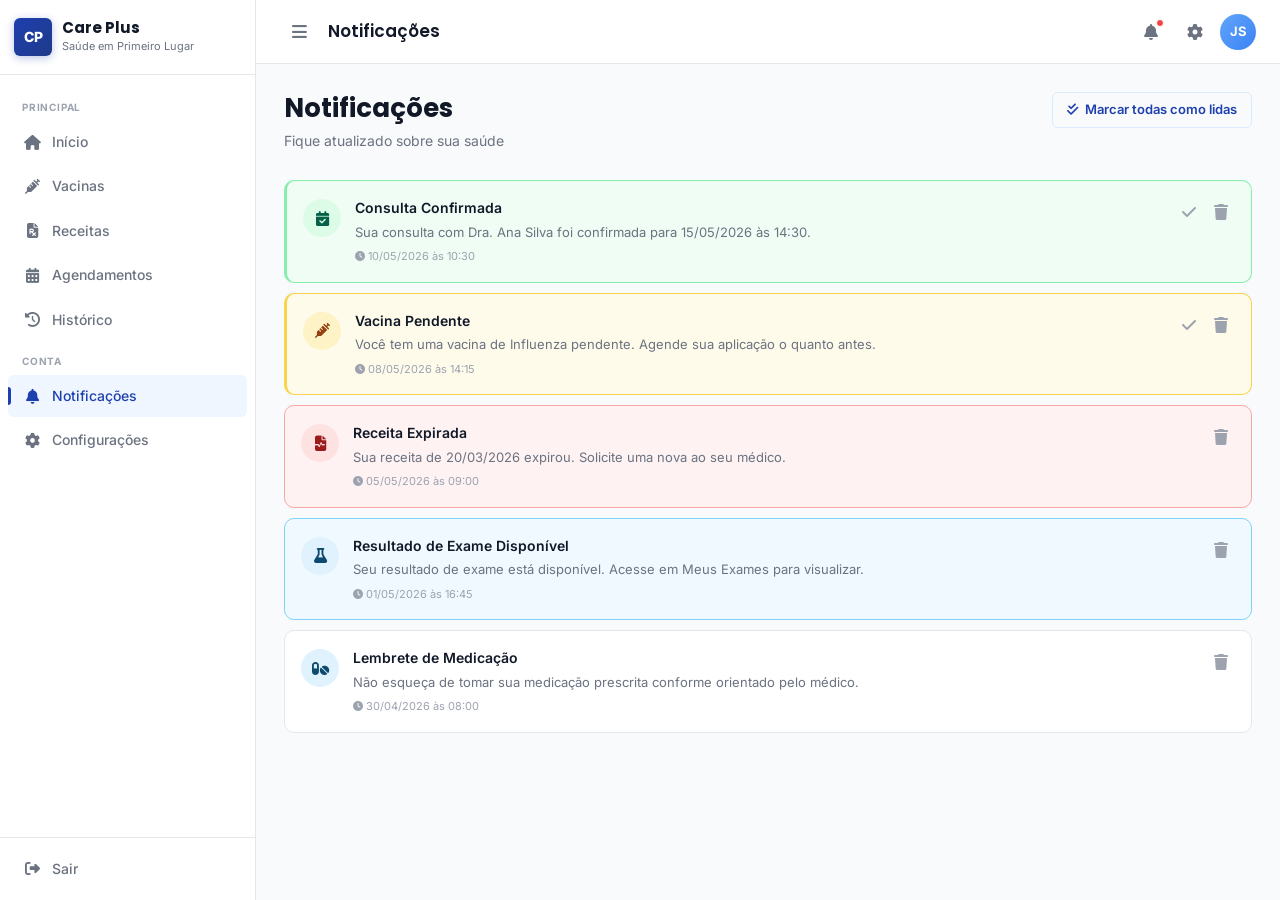
<file: Pages/notificacoes.html>
<!DOCTYPE html>
<html lang="pt-BR">
<head>
  <meta charset="UTF-8">
  <meta name="viewport" content="width=device-width, initial-scale=1.0">
  <title>Notificações — Care Plus</title>
  <link rel="icon" href="../images/favicon.png" type="image/png">
  <link href="https://cdn.jsdelivr.net/npm/bootstrap@5.3.0/dist/css/bootstrap.min.css" rel="stylesheet">
  <link href="https://fonts.googleapis.com/css2?family=Poppins:wght@400;500;600;700&family=Inter:wght@400;500;600;700&display=swap" rel="stylesheet">
  <link rel="stylesheet" href="https://cdnjs.cloudflare.com/ajax/libs/font-awesome/6.4.0/css/all.min.css">
  <link rel="stylesheet" href="../css/style.css">
</head>

<body data-page="notificacoes">

  <div class="sidebar-overlay"></div>

  <!-- Sidebar -->
  <aside class="sidebar">
    <div class="sidebar-header">
      <div class="sidebar-logo">CP</div>
      <div class="sidebar-info">
        <div class="sidebar-title">Care Plus</div>
        <div class="sidebar-subtitle">Saúde em Primeiro Lugar</div>
      </div>
    </div>

    <nav class="sidebar-nav">
      <span class="nav-section-label">Principal</span>

      <a href="../dashboard.html" class="nav-item">
        <i class="fas fa-home"></i>
        <span class="nav-item-label">Início</span>
      </a>
      <a href="./vacinas.html" class="nav-item">
        <i class="fas fa-syringe"></i>
        <span class="nav-item-label">Vacinas</span>
      </a>
      <a href="./receitas.html" class="nav-item">
        <i class="fas fa-file-prescription"></i>
        <span class="nav-item-label">Receitas</span>
      </a>
      <a href="./agendamentos.html" class="nav-item">
        <i class="fas fa-calendar-alt"></i>
        <span class="nav-item-label">Agendamentos</span>
      </a>
      <a href="./historico.html" class="nav-item">
        <i class="fas fa-history"></i>
        <span class="nav-item-label">Histórico</span>
      </a>

      <span class="nav-section-label">Conta</span>

      <a href="./notificacoes.html" class="nav-item">
        <i class="fas fa-bell"></i>
        <span class="nav-item-label">Notificações</span>
      </a>
      <a href="./configuracoes.html" class="nav-item">
        <i class="fas fa-cog"></i>
        <span class="nav-item-label">Configurações</span>
      </a>
    </nav>

    <div class="sidebar-footer">
      <a href="../index.html" class="logout-btn">
        <i class="fas fa-sign-out-alt"></i>
        <span>Sair</span>
      </a>
    </div>
  </aside>

  <!-- Main Wrapper -->
  <div class="main-wrapper">

    <!-- Topbar -->
    <header class="topbar">
      <div class="topbar-left">
        <button class="toggle-btn" title="Menu">
          <i class="fas fa-bars"></i>
        </button>
        <span class="topbar-title">Notificações</span>
      </div>
      <div class="topbar-right">
        <a href="./notificacoes.html" class="notification-btn" title="Notificações">
          <i class="fas fa-bell"></i>
          <span class="notification-badge"></span>
        </a>
        <a href="./configuracoes.html" class="notification-btn" title="Configurações">
          <i class="fas fa-cog"></i>
        </a>
        <div class="user-avatar">JS</div>
      </div>
    </header>

    <!-- Main Content -->
    <main class="main-content">

      <!-- Header -->
      <div class="page-header">
        <div class="page-header-text">
          <h1>Notificações</h1>
          <p>Fique atualizado sobre sua saúde</p>
        </div>
        <div class="page-header-actions">
          <button class="btn-outline btn-sm">
            <i class="fas fa-check-double"></i>
            Marcar todas como lidas
          </button>
        </div>
      </div>

      <!-- Lista -->
      <div class="notification-list">

        <!-- Consulta Confirmada -->
        <div class="notification-item type-success unread">
          <div class="notification-icon success">
            <i class="fas fa-calendar-check"></i>
          </div>
          <div class="notification-body">
            <div class="notification-title">Consulta Confirmada</div>
            <div class="notification-desc">
              Sua consulta com Dra. Ana Silva foi confirmada para 15/05/2026 às 14:30.
            </div>
            <div class="notification-time">
              <i class="fas fa-clock" style="font-size:10px;"></i>
              10/05/2026 às 10:30
            </div>
          </div>
          <div class="notification-actions">
            <button class="notification-action-btn" data-action="mark-read" title="Marcar como lida">
              <i class="fas fa-check"></i>
            </button>
            <button class="notification-action-btn" data-action="delete" title="Excluir">
              <i class="fas fa-trash"></i>
            </button>
          </div>
        </div>

        <!-- Vacina Pendente -->
        <div class="notification-item type-warning unread">
          <div class="notification-icon warning">
            <i class="fas fa-syringe"></i>
          </div>
          <div class="notification-body">
            <div class="notification-title">Vacina Pendente</div>
            <div class="notification-desc">
              Você tem uma vacina de Influenza pendente. Agende sua aplicação o quanto antes.
            </div>
            <div class="notification-time">
              <i class="fas fa-clock" style="font-size:10px;"></i>
              08/05/2026 às 14:15
            </div>
          </div>
          <div class="notification-actions">
            <button class="notification-action-btn" data-action="mark-read" title="Marcar como lida">
              <i class="fas fa-check"></i>
            </button>
            <button class="notification-action-btn" data-action="delete" title="Excluir">
              <i class="fas fa-trash"></i>
            </button>
          </div>
        </div>

        <!-- Receita Expirada -->
        <div class="notification-item type-danger">
          <div class="notification-icon danger">
            <i class="fas fa-file-medical-alt"></i>
          </div>
          <div class="notification-body">
            <div class="notification-title">Receita Expirada</div>
            <div class="notification-desc">
              Sua receita de 20/03/2026 expirou. Solicite uma nova ao seu médico.
            </div>
            <div class="notification-time">
              <i class="fas fa-clock" style="font-size:10px;"></i>
              05/05/2026 às 09:00
            </div>
          </div>
          <div class="notification-actions">
            <button class="notification-action-btn" data-action="delete" title="Excluir">
              <i class="fas fa-trash"></i>
            </button>
          </div>
        </div>

        <!-- Resultado de Exame -->
        <div class="notification-item type-info">
          <div class="notification-icon info">
            <i class="fas fa-flask"></i>
          </div>
          <div class="notification-body">
            <div class="notification-title">Resultado de Exame Disponível</div>
            <div class="notification-desc">
              Seu resultado de exame está disponível. Acesse em Meus Exames para visualizar.
            </div>
            <div class="notification-time">
              <i class="fas fa-clock" style="font-size:10px;"></i>
              01/05/2026 às 16:45
            </div>
          </div>
          <div class="notification-actions">
            <button class="notification-action-btn" data-action="delete" title="Excluir">
              <i class="fas fa-trash"></i>
            </button>
          </div>
        </div>

        <!-- Lembrete de Medicação -->
        <div class="notification-item">
          <div class="notification-icon info">
            <i class="fas fa-pills"></i>
          </div>
          <div class="notification-body">
            <div class="notification-title">Lembrete de Medicação</div>
            <div class="notification-desc">
              Não esqueça de tomar sua medicação prescrita conforme orientado pelo médico.
            </div>
            <div class="notification-time">
              <i class="fas fa-clock" style="font-size:10px;"></i>
              30/04/2026 às 08:00
            </div>
          </div>
          <div class="notification-actions">
            <button class="notification-action-btn" data-action="delete" title="Excluir">
              <i class="fas fa-trash"></i>
            </button>
          </div>
        </div>

      </div>

    </main>
  </div>

  <!-- Mobile Bottom Nav -->
  <nav class="mobile-bottom-nav">
    <div class="mobile-bottom-nav-inner">
      <a href="../dashboard.html" class="mobile-nav-item" data-page-link="dashboard">
        <i class="fas fa-home"></i>
        <span>Início</span>
      </a>
      <a href="./vacinas.html" class="mobile-nav-item" data-page-link="vacinas">
        <i class="fas fa-syringe"></i>
        <span>Vacinas</span>
      </a>
      <a href="./agendamentos.html" class="mobile-nav-item" data-page-link="agendamentos">
        <i class="fas fa-calendar-alt"></i>
        <span>Agendar</span>
      </a>
      <a href="./receitas.html" class="mobile-nav-item" data-page-link="receitas">
        <i class="fas fa-file-prescription"></i>
        <span>Receitas</span>
      </a>
      <a href="./historico.html" class="mobile-nav-item" data-page-link="historico">
        <i class="fas fa-history"></i>
        <span>Histórico</span>
      </a>
    </div>
  </nav>

  <script src="https://cdn.jsdelivr.net/npm/bootstrap@5.3.0/dist/js/bootstrap.bundle.min.js"></script>
  <script src="../js/script.js"></script>
</body>
</html>
</file>
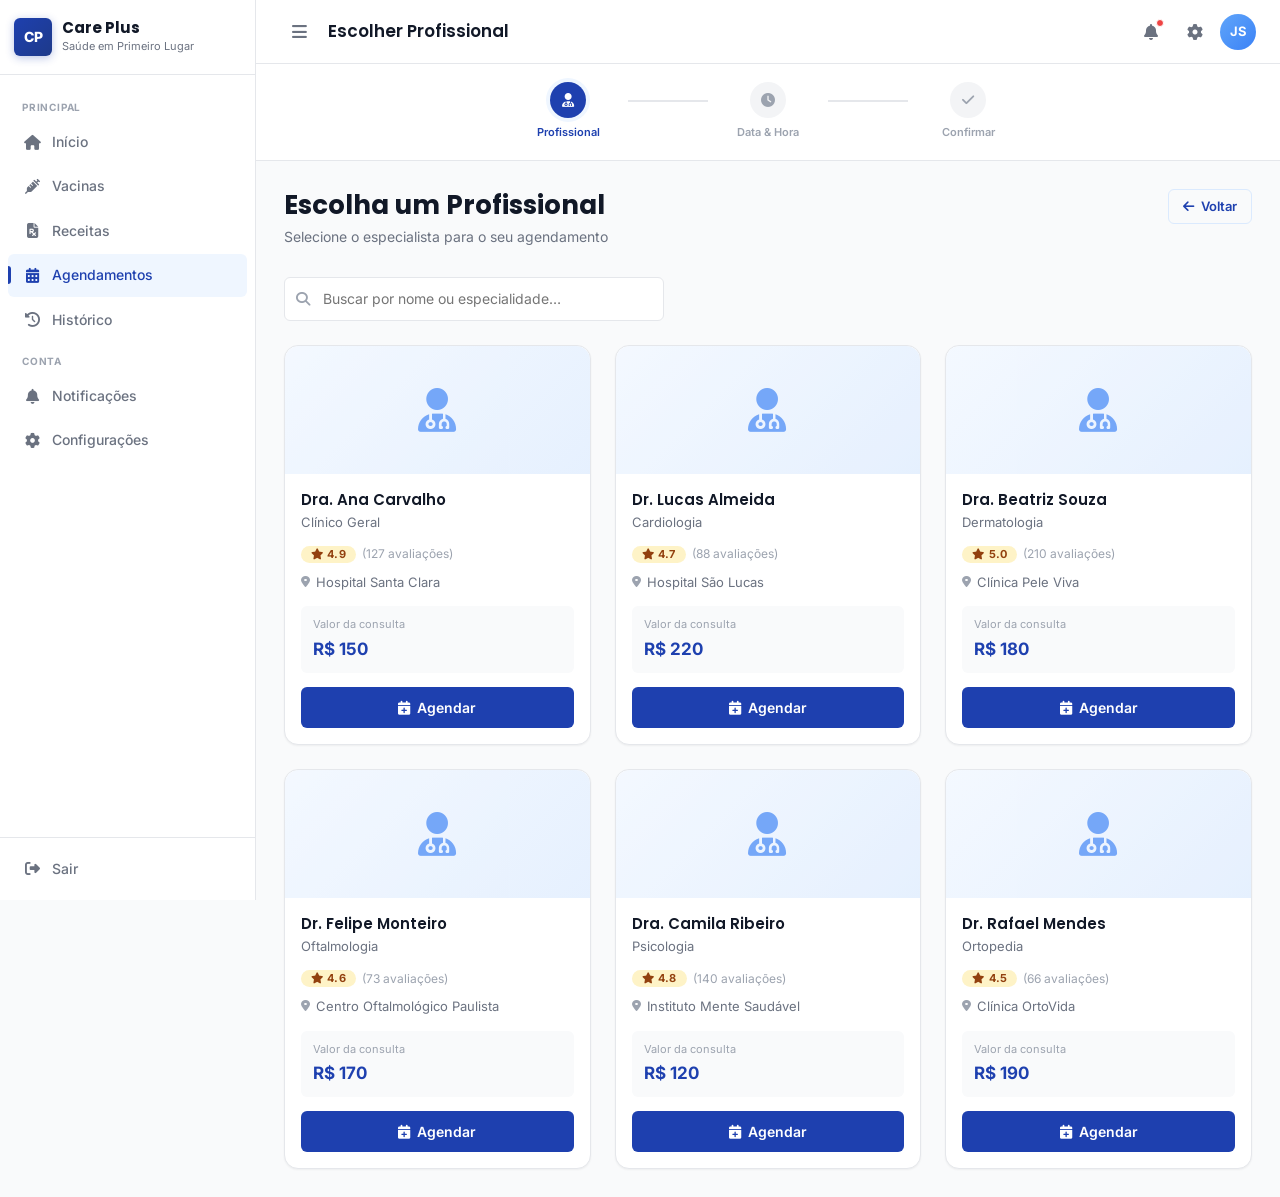
<file: Pages/profissionais.html>
<!DOCTYPE html>
<html lang="pt-BR">
<head>
  <meta charset="UTF-8">
  <meta name="viewport" content="width=device-width, initial-scale=1.0">
  <title>Profissionais — Care Plus</title>
  <link rel="icon" href="../images/favicon.png" type="image/png">
  <link href="https://cdn.jsdelivr.net/npm/bootstrap@5.3.0/dist/css/bootstrap.min.css" rel="stylesheet">
  <link href="https://fonts.googleapis.com/css2?family=Poppins:wght@400;500;600;700&family=Inter:wght@400;500;600;700&display=swap" rel="stylesheet">
  <link rel="stylesheet" href="https://cdnjs.cloudflare.com/ajax/libs/font-awesome/6.4.0/css/all.min.css">
  <link rel="stylesheet" href="../css/style.css">
</head>

<body data-page="agendamentos">

  <div class="sidebar-overlay"></div>

  <!-- Sidebar -->
  <aside class="sidebar">
    <div class="sidebar-header">
      <div class="sidebar-logo">CP</div>
      <div class="sidebar-info">
        <div class="sidebar-title">Care Plus</div>
        <div class="sidebar-subtitle">Saúde em Primeiro Lugar</div>
      </div>
    </div>

    <nav class="sidebar-nav">
      <span class="nav-section-label">Principal</span>

      <a href="../dashboard.html" class="nav-item">
        <i class="fas fa-home"></i>
        <span class="nav-item-label">Início</span>
      </a>
      <a href="./vacinas.html" class="nav-item">
        <i class="fas fa-syringe"></i>
        <span class="nav-item-label">Vacinas</span>
      </a>
      <a href="./receitas.html" class="nav-item">
        <i class="fas fa-file-prescription"></i>
        <span class="nav-item-label">Receitas</span>
      </a>
      <a href="./agendamentos.html" class="nav-item">
        <i class="fas fa-calendar-alt"></i>
        <span class="nav-item-label">Agendamentos</span>
      </a>
      <a href="./historico.html" class="nav-item">
        <i class="fas fa-history"></i>
        <span class="nav-item-label">Histórico</span>
      </a>

      <span class="nav-section-label">Conta</span>

      <a href="./notificacoes.html" class="nav-item">
        <i class="fas fa-bell"></i>
        <span class="nav-item-label">Notificações</span>
      </a>
      <a href="./configuracoes.html" class="nav-item">
        <i class="fas fa-cog"></i>
        <span class="nav-item-label">Configurações</span>
      </a>
    </nav>

    <div class="sidebar-footer">
      <a href="../index.html" class="logout-btn">
        <i class="fas fa-sign-out-alt"></i>
        <span>Sair</span>
      </a>
    </div>
  </aside>

  <!-- Main Wrapper -->
  <div class="main-wrapper">

    <!-- Topbar -->
    <header class="topbar">
      <div class="topbar-left">
        <button class="toggle-btn" title="Menu">
          <i class="fas fa-bars"></i>
        </button>
        <span class="topbar-title">Escolher Profissional</span>
      </div>
      <div class="topbar-right">
        <a href="./notificacoes.html" class="notification-btn" title="Notificações">
          <i class="fas fa-bell"></i>
          <span class="notification-badge"></span>
        </a>
        <a href="./configuracoes.html" class="notification-btn" title="Configurações">
          <i class="fas fa-cog"></i>
        </a>
        <div class="user-avatar">JS</div>
      </div>
    </header>

    <!-- Step Indicator -->
    <div class="step-indicator">
      <div class="step-item">
        <div class="step-circle active"><i class="fas fa-user-md"></i></div>
        <span class="step-label active">Profissional</span>
      </div>
      <div class="step-line"></div>
      <div class="step-item">
        <div class="step-circle pending"><i class="fas fa-clock"></i></div>
        <span class="step-label">Data & Hora</span>
      </div>
      <div class="step-line"></div>
      <div class="step-item">
        <div class="step-circle pending"><i class="fas fa-check"></i></div>
        <span class="step-label">Confirmar</span>
      </div>
    </div>

    <!-- Main Content -->
    <main class="main-content">

      <!-- Banner de reagendamento (exibido via JS quando ?reagendar= presente) -->
      <div id="reagendarBanner" style="display:none;background:var(--warning-50);border:1.5px solid var(--warning-100);border-radius:var(--radius);padding:12px 16px;margin-bottom:20px;display:none;align-items:center;gap:10px;">
        <i class="fas fa-sync-alt" style="color:var(--warning);font-size:15px;flex-shrink:0;"></i>
        <span style="font-size:13px;font-weight:600;color:var(--text-primary);">Reagendamento — escolha o profissional para o novo horário</span>
      </div>

      <!-- Header + Search -->
      <div class="page-header">
        <div class="page-header-text">
          <h1 id="profissionaisTitle">Escolha um Profissional</h1>
          <p>Selecione o especialista para o seu agendamento</p>
        </div>
        <a href="./agendamentos.html" class="btn-outline btn-sm" id="btnVoltarAgendamentos">
          <i class="fas fa-arrow-left"></i>
          Voltar
        </a>
      </div>

      <!-- Busca -->
      <div style="margin-bottom:24px;">
        <div style="position:relative;max-width:380px;">
          <i class="fas fa-search" style="position:absolute;left:12px;top:50%;transform:translateY(-50%);color:var(--text-muted);font-size:14px;pointer-events:none;"></i>
          <input type="text" class="search-input"
            style="width:100%;padding:10px 14px 10px 38px;border:1.5px solid var(--gray-200);border-radius:var(--radius-sm);font-size:14px;font-family:inherit;transition:border-color .15s,box-shadow .15s;"
            placeholder="Buscar por nome ou especialidade…">
        </div>
      </div>

      <!-- Grid de Profissionais -->
      <div class="row row-cols-1 row-cols-md-2 row-cols-lg-3 g-4">

        <!-- Card 1 -->
        <div class="col" data-searchable>
          <div class="card p-0 h-100" style="overflow:hidden;">
            <div class="prof-card-avatar">
              <i class="fas fa-user-md"></i>
            </div>
            <div class="card-body p-3" style="padding:16px!important;">
              <h5 style="font-weight:600;margin-bottom:2px;font-size:15px;">Dra. Ana Carvalho</h5>
              <p style="color:var(--text-secondary);font-size:13px;margin-bottom:12px;">Clínico Geral</p>

              <div style="display:flex;align-items:center;gap:6px;margin-bottom:8px;">
                <span class="badge badge-warning"><i class="fas fa-star"></i> 4.9</span>
                <span style="font-size:12px;color:var(--text-muted);">(127 avaliações)</span>
              </div>

              <div style="display:flex;align-items:center;gap:6px;color:var(--text-secondary);font-size:13px;margin-bottom:14px;">
                <i class="fas fa-map-marker-alt" style="font-size:12px;color:var(--text-muted);"></i>
                <span>Hospital Santa Clara</span>
              </div>

              <div style="background:var(--gray-50);border-radius:var(--radius-sm);padding:10px 12px;margin-bottom:14px;">
                <small style="color:var(--text-muted);display:block;font-size:11px;margin-bottom:2px;">Valor da consulta</small>
                <strong style="color:var(--primary);font-size:17px;">R$ 150</strong>
              </div>

              <a href="./agendamento.html?id=1" class="btn-primary btn-w100">
                <i class="fas fa-calendar-plus"></i>
                Agendar
              </a>
            </div>
          </div>
        </div>

        <!-- Card 2 -->
        <div class="col" data-searchable>
          <div class="card p-0 h-100" style="overflow:hidden;">
            <div class="prof-card-avatar">
              <i class="fas fa-user-md"></i>
            </div>
            <div style="padding:16px;">
              <h5 style="font-weight:600;margin-bottom:2px;font-size:15px;">Dr. Lucas Almeida</h5>
              <p style="color:var(--text-secondary);font-size:13px;margin-bottom:12px;">Cardiologia</p>

              <div style="display:flex;align-items:center;gap:6px;margin-bottom:8px;">
                <span class="badge badge-warning"><i class="fas fa-star"></i> 4.7</span>
                <span style="font-size:12px;color:var(--text-muted);">(88 avaliações)</span>
              </div>

              <div style="display:flex;align-items:center;gap:6px;color:var(--text-secondary);font-size:13px;margin-bottom:14px;">
                <i class="fas fa-map-marker-alt" style="font-size:12px;color:var(--text-muted);"></i>
                <span>Hospital São Lucas</span>
              </div>

              <div style="background:var(--gray-50);border-radius:var(--radius-sm);padding:10px 12px;margin-bottom:14px;">
                <small style="color:var(--text-muted);display:block;font-size:11px;margin-bottom:2px;">Valor da consulta</small>
                <strong style="color:var(--primary);font-size:17px;">R$ 220</strong>
              </div>

              <a href="./agendamento.html?id=2" class="btn-primary btn-w100">
                <i class="fas fa-calendar-plus"></i>
                Agendar
              </a>
            </div>
          </div>
        </div>

        <!-- Card 3 -->
        <div class="col" data-searchable>
          <div class="card p-0 h-100" style="overflow:hidden;">
            <div class="prof-card-avatar">
              <i class="fas fa-user-md"></i>
            </div>
            <div style="padding:16px;">
              <h5 style="font-weight:600;margin-bottom:2px;font-size:15px;">Dra. Beatriz Souza</h5>
              <p style="color:var(--text-secondary);font-size:13px;margin-bottom:12px;">Dermatologia</p>

              <div style="display:flex;align-items:center;gap:6px;margin-bottom:8px;">
                <span class="badge badge-warning"><i class="fas fa-star"></i> 5.0</span>
                <span style="font-size:12px;color:var(--text-muted);">(210 avaliações)</span>
              </div>

              <div style="display:flex;align-items:center;gap:6px;color:var(--text-secondary);font-size:13px;margin-bottom:14px;">
                <i class="fas fa-map-marker-alt" style="font-size:12px;color:var(--text-muted);"></i>
                <span>Clínica Pele Viva</span>
              </div>

              <div style="background:var(--gray-50);border-radius:var(--radius-sm);padding:10px 12px;margin-bottom:14px;">
                <small style="color:var(--text-muted);display:block;font-size:11px;margin-bottom:2px;">Valor da consulta</small>
                <strong style="color:var(--primary);font-size:17px;">R$ 180</strong>
              </div>

              <a href="./agendamento.html?id=3" class="btn-primary btn-w100">
                <i class="fas fa-calendar-plus"></i>
                Agendar
              </a>
            </div>
          </div>
        </div>

        <!-- Card 4 -->
        <div class="col" data-searchable>
          <div class="card p-0 h-100" style="overflow:hidden;">
            <div class="prof-card-avatar">
              <i class="fas fa-user-md"></i>
            </div>
            <div style="padding:16px;">
              <h5 style="font-weight:600;margin-bottom:2px;font-size:15px;">Dr. Felipe Monteiro</h5>
              <p style="color:var(--text-secondary);font-size:13px;margin-bottom:12px;">Oftalmologia</p>

              <div style="display:flex;align-items:center;gap:6px;margin-bottom:8px;">
                <span class="badge badge-warning"><i class="fas fa-star"></i> 4.6</span>
                <span style="font-size:12px;color:var(--text-muted);">(73 avaliações)</span>
              </div>

              <div style="display:flex;align-items:center;gap:6px;color:var(--text-secondary);font-size:13px;margin-bottom:14px;">
                <i class="fas fa-map-marker-alt" style="font-size:12px;color:var(--text-muted);"></i>
                <span>Centro Oftalmológico Paulista</span>
              </div>

              <div style="background:var(--gray-50);border-radius:var(--radius-sm);padding:10px 12px;margin-bottom:14px;">
                <small style="color:var(--text-muted);display:block;font-size:11px;margin-bottom:2px;">Valor da consulta</small>
                <strong style="color:var(--primary);font-size:17px;">R$ 170</strong>
              </div>

              <a href="./agendamento.html?id=4" class="btn-primary btn-w100">
                <i class="fas fa-calendar-plus"></i>
                Agendar
              </a>
            </div>
          </div>
        </div>

        <!-- Card 5 -->
        <div class="col" data-searchable>
          <div class="card p-0 h-100" style="overflow:hidden;">
            <div class="prof-card-avatar">
              <i class="fas fa-user-md"></i>
            </div>
            <div style="padding:16px;">
              <h5 style="font-weight:600;margin-bottom:2px;font-size:15px;">Dra. Camila Ribeiro</h5>
              <p style="color:var(--text-secondary);font-size:13px;margin-bottom:12px;">Psicologia</p>

              <div style="display:flex;align-items:center;gap:6px;margin-bottom:8px;">
                <span class="badge badge-warning"><i class="fas fa-star"></i> 4.8</span>
                <span style="font-size:12px;color:var(--text-muted);">(140 avaliações)</span>
              </div>

              <div style="display:flex;align-items:center;gap:6px;color:var(--text-secondary);font-size:13px;margin-bottom:14px;">
                <i class="fas fa-map-marker-alt" style="font-size:12px;color:var(--text-muted);"></i>
                <span>Instituto Mente Saudável</span>
              </div>

              <div style="background:var(--gray-50);border-radius:var(--radius-sm);padding:10px 12px;margin-bottom:14px;">
                <small style="color:var(--text-muted);display:block;font-size:11px;margin-bottom:2px;">Valor da consulta</small>
                <strong style="color:var(--primary);font-size:17px;">R$ 120</strong>
              </div>

              <a href="./agendamento.html?id=5" class="btn-primary btn-w100">
                <i class="fas fa-calendar-plus"></i>
                Agendar
              </a>
            </div>
          </div>
        </div>

        <!-- Card 6 -->
        <div class="col" data-searchable>
          <div class="card p-0 h-100" style="overflow:hidden;">
            <div class="prof-card-avatar">
              <i class="fas fa-user-md"></i>
            </div>
            <div style="padding:16px;">
              <h5 style="font-weight:600;margin-bottom:2px;font-size:15px;">Dr. Rafael Mendes</h5>
              <p style="color:var(--text-secondary);font-size:13px;margin-bottom:12px;">Ortopedia</p>

              <div style="display:flex;align-items:center;gap:6px;margin-bottom:8px;">
                <span class="badge badge-warning"><i class="fas fa-star"></i> 4.5</span>
                <span style="font-size:12px;color:var(--text-muted);">(66 avaliações)</span>
              </div>

              <div style="display:flex;align-items:center;gap:6px;color:var(--text-secondary);font-size:13px;margin-bottom:14px;">
                <i class="fas fa-map-marker-alt" style="font-size:12px;color:var(--text-muted);"></i>
                <span>Clínica OrtoVida</span>
              </div>

              <div style="background:var(--gray-50);border-radius:var(--radius-sm);padding:10px 12px;margin-bottom:14px;">
                <small style="color:var(--text-muted);display:block;font-size:11px;margin-bottom:2px;">Valor da consulta</small>
                <strong style="color:var(--primary);font-size:17px;">R$ 190</strong>
              </div>

              <a href="./agendamento.html?id=6" class="btn-primary btn-w100">
                <i class="fas fa-calendar-plus"></i>
                Agendar
              </a>
            </div>
          </div>
        </div>

      </div>
    </main>
  </div>

  <!-- Mobile Bottom Nav -->
  <nav class="mobile-bottom-nav">
    <div class="mobile-bottom-nav-inner">
      <a href="../dashboard.html" class="mobile-nav-item" data-page-link="dashboard">
        <i class="fas fa-home"></i>
        <span>Início</span>
      </a>
      <a href="./vacinas.html" class="mobile-nav-item" data-page-link="vacinas">
        <i class="fas fa-syringe"></i>
        <span>Vacinas</span>
      </a>
      <a href="./agendamentos.html" class="mobile-nav-item" data-page-link="agendamentos">
        <i class="fas fa-calendar-alt"></i>
        <span>Agendar</span>
      </a>
      <a href="./receitas.html" class="mobile-nav-item" data-page-link="receitas">
        <i class="fas fa-file-prescription"></i>
        <span>Receitas</span>
      </a>
      <a href="./historico.html" class="mobile-nav-item" data-page-link="historico">
        <i class="fas fa-history"></i>
        <span>Histórico</span>
      </a>
    </div>
  </nav>

  <script src="https://cdn.jsdelivr.net/npm/bootstrap@5.3.0/dist/js/bootstrap.bundle.min.js"></script>
  <script src="../js/script.js"></script>
</body>
</html>
</file>
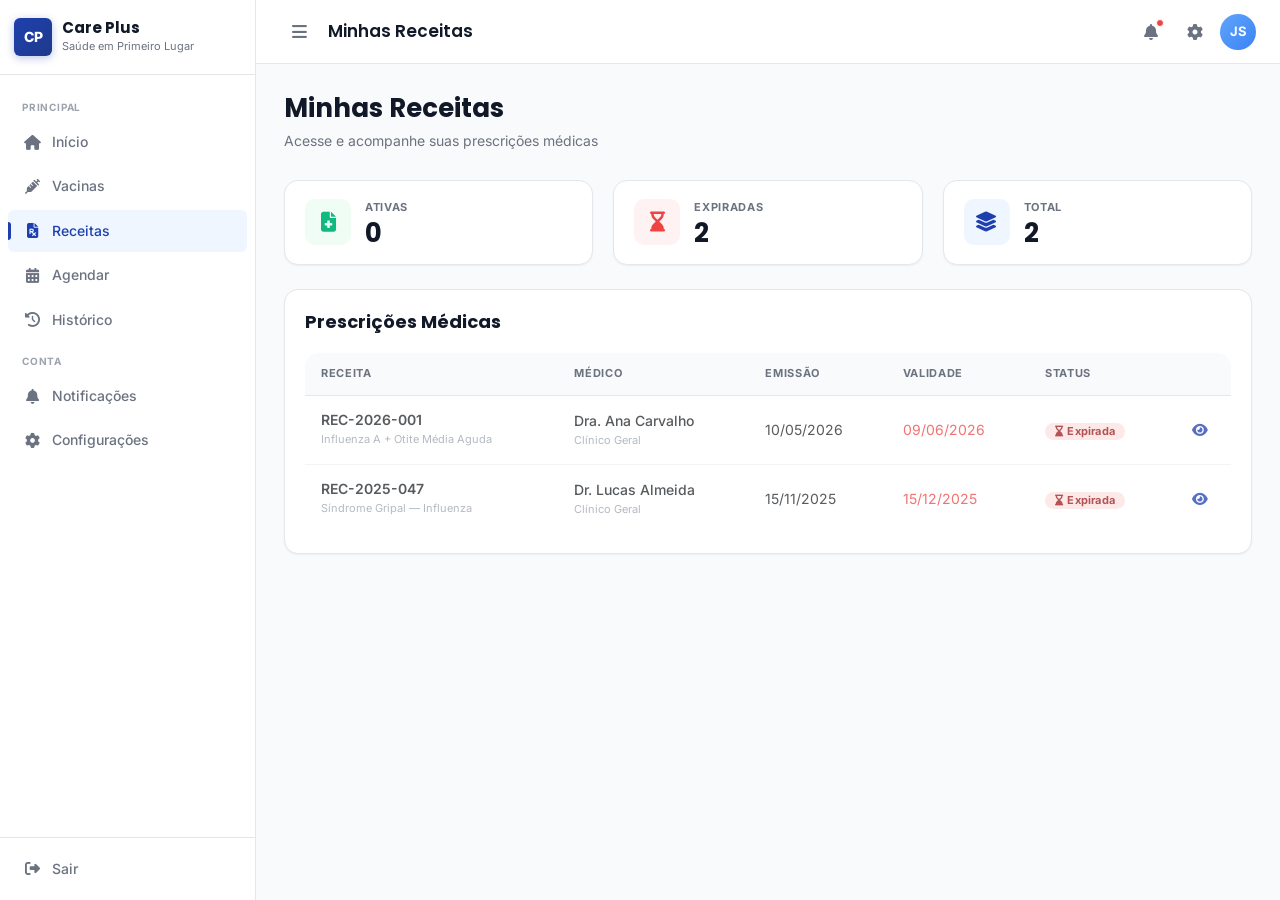
<file: Pages/receitas.html>
<!DOCTYPE html>
<html lang="pt-BR">
<head>
  <meta charset="UTF-8">
  <meta name="viewport" content="width=device-width, initial-scale=1.0">
  <title>Receitas — Care Plus</title>
  <link rel="icon" href="../images/favicon.png" type="image/png">
  <link href="https://cdn.jsdelivr.net/npm/bootstrap@5.3.0/dist/css/bootstrap.min.css" rel="stylesheet">
  <link href="https://fonts.googleapis.com/css2?family=Poppins:wght@400;500;600;700&family=Inter:wght@400;500;600;700&display=swap" rel="stylesheet">
  <link rel="stylesheet" href="https://cdnjs.cloudflare.com/ajax/libs/font-awesome/6.4.0/css/all.min.css">
  <link rel="stylesheet" href="../css/style.css">
</head>

<body data-page="receitas">

  <div class="sidebar-overlay"></div>

  <!-- Sidebar -->
  <aside class="sidebar">
    <div class="sidebar-header">
      <div class="sidebar-logo">CP</div>
      <div class="sidebar-info">
        <div class="sidebar-title">Care Plus</div>
        <div class="sidebar-subtitle">Saúde em Primeiro Lugar</div>
      </div>
    </div>

    <nav class="sidebar-nav">
      <span class="nav-section-label">Principal</span>

      <a href="../dashboard.html" class="nav-item">
        <i class="fas fa-home"></i>
        <span class="nav-item-label">Início</span>
      </a>
      <a href="./vacinas.html" class="nav-item">
        <i class="fas fa-syringe"></i>
        <span class="nav-item-label">Vacinas</span>
      </a>
      <a href="./receitas.html" class="nav-item">
        <i class="fas fa-file-prescription"></i>
        <span class="nav-item-label">Receitas</span>
      </a>
      <a href="./profissionais.html" class="nav-item">
        <i class="fas fa-calendar-alt"></i>
        <span class="nav-item-label">Agendar</span>
      </a>
      <a href="./historico.html" class="nav-item">
        <i class="fas fa-history"></i>
        <span class="nav-item-label">Histórico</span>
      </a>

      <span class="nav-section-label">Conta</span>

      <a href="./notificacoes.html" class="nav-item">
        <i class="fas fa-bell"></i>
        <span class="nav-item-label">Notificações</span>
      </a>
      <a href="./configuracoes.html" class="nav-item">
        <i class="fas fa-cog"></i>
        <span class="nav-item-label">Configurações</span>
      </a>
    </nav>

    <div class="sidebar-footer">
      <a href="../index.html" class="logout-btn">
        <i class="fas fa-sign-out-alt"></i>
        <span>Sair</span>
      </a>
    </div>
  </aside>

  <!-- Main Wrapper -->
  <div class="main-wrapper">

    <!-- Topbar -->
    <header class="topbar">
      <div class="topbar-left">
        <button class="toggle-btn" title="Menu">
          <i class="fas fa-bars"></i>
        </button>
        <span class="topbar-title">Minhas Receitas</span>
      </div>
      <div class="topbar-right">
        <a href="./notificacoes.html" class="notification-btn" title="Notificações">
          <i class="fas fa-bell"></i>
          <span class="notification-badge"></span>
        </a>
        <a href="./configuracoes.html" class="notification-btn" title="Configurações">
          <i class="fas fa-cog"></i>
        </a>
        <div class="user-avatar">JS</div>
      </div>
    </header>

    <!-- Main Content -->
    <main class="main-content">

      <!-- Header -->
      <div class="page-header">
        <div class="page-header-text">
          <h1>Minhas Receitas</h1>
          <p>Acesse e acompanhe suas prescrições médicas</p>
        </div>
      </div>

      <!-- Stats -->
      <div class="grid grid-3" style="margin-bottom:24px;">

        <div class="stat-card">
          <div class="stat-card-icon green">
            <i class="fas fa-file-medical"></i>
          </div>
          <div class="stat-card-info">
            <div class="stat-card-label">Ativas</div>
            <div class="stat-card-value" id="statAtivas">0</div>
          </div>
        </div>

        <div class="stat-card">
          <div class="stat-card-icon red">
            <i class="fas fa-hourglass-end"></i>
          </div>
          <div class="stat-card-info">
            <div class="stat-card-label">Expiradas</div>
            <div class="stat-card-value" id="statExpiradas">0</div>
          </div>
        </div>

        <div class="stat-card">
          <div class="stat-card-icon blue">
            <i class="fas fa-layer-group"></i>
          </div>
          <div class="stat-card-info">
            <div class="stat-card-label">Total</div>
            <div class="stat-card-value" id="statTotal">0</div>
          </div>
        </div>

      </div>

      <!-- Tabela de Receitas -->
      <div class="card">
        <div class="card-header-row">
          <h2>Prescrições Médicas</h2>
        </div>

        <div class="table-responsive">
          <table>
            <thead>
              <tr>
                <th>Receita</th>
                <th>Médico</th>
                <th>Emissão</th>
                <th>Validade</th>
                <th>Status</th>
                <th style="width:52px;"></th>
              </tr>
            </thead>
            <tbody id="receitasTableBody">
              <!-- renderizado via JS -->
            </tbody>
          </table>
        </div>
      </div>

    </main>
  </div>

  <!-- Mobile Bottom Nav -->
  <nav class="mobile-bottom-nav">
    <div class="mobile-bottom-nav-inner">
      <a href="../dashboard.html" class="mobile-nav-item" data-page-link="dashboard">
        <i class="fas fa-home"></i>
        <span>Início</span>
      </a>
      <a href="./vacinas.html" class="mobile-nav-item" data-page-link="vacinas">
        <i class="fas fa-syringe"></i>
        <span>Vacinas</span>
      </a>
      <a href="./profissionais.html" class="mobile-nav-item" data-page-link="profissionais">
        <i class="fas fa-calendar-alt"></i>
        <span>Agendar</span>
      </a>
      <a href="./receitas.html" class="mobile-nav-item" data-page-link="receitas">
        <i class="fas fa-file-prescription"></i>
        <span>Receitas</span>
      </a>
      <a href="./historico.html" class="mobile-nav-item" data-page-link="historico">
        <i class="fas fa-history"></i>
        <span>Histórico</span>
      </a>
    </div>
  </nav>

  <!-- Modal de Visualização de Receita -->
  <div class="modal-backdrop" id="receitaModal" role="dialog" aria-modal="true" aria-labelledby="modalReceitaTitulo">
    <div class="modal-box modal-box-lg">

      <div class="modal-header">
        <div style="flex:1;min-width:0;">
          <div style="display:flex;align-items:center;gap:10px;flex-wrap:wrap;margin-bottom:4px;">
            <h3 id="modalReceitaTitulo" style="margin:0;">—</h3>
            <span id="modalReceitaStatusBadge"></span>
          </div>
          <p id="modalReceitaDiagnostico" style="margin:0;"></p>
        </div>
        <button class="modal-close" id="receitaModalClose" title="Fechar" aria-label="Fechar">
          <i class="fas fa-times"></i>
        </button>
      </div>

      <div class="modal-body">

        <!-- Informações de emissão -->
        <div>
          <div class="receita-section-title">
            <i class="fas fa-hospital" style="margin-right:5px;"></i>Instituição e Profissional
          </div>
          <div class="receita-info-grid">
            <div class="receita-info-item">
              <div class="receita-info-label">Instituição</div>
              <div class="receita-info-value" id="modalInstituicao">—</div>
            </div>
            <div class="receita-info-item">
              <div class="receita-info-label">Médico(a) Responsável</div>
              <div class="receita-info-value" id="modalMedico">—</div>
            </div>
            <div class="receita-info-item">
              <div class="receita-info-label">CRM</div>
              <div class="receita-info-value" id="modalCRM">—</div>
            </div>
            <div class="receita-info-item">
              <div class="receita-info-label">Especialidade</div>
              <div class="receita-info-value" id="modalEspecialidade">—</div>
            </div>
            <div class="receita-info-item">
              <div class="receita-info-label">Data de Emissão</div>
              <div class="receita-info-value" id="modalEmissao">—</div>
            </div>
            <div class="receita-info-item">
              <div class="receita-info-label">Válida até</div>
              <div class="receita-info-value" id="modalValidade">—</div>
            </div>
          </div>
        </div>

        <!-- Itens da receita -->
        <div>
          <div class="receita-section-title">
            <i class="fas fa-pills" style="margin-right:5px;"></i>Itens Prescritos
          </div>
          <div id="modalItens">
            <!-- renderizado via JS -->
          </div>
        </div>

      </div>

      <div class="modal-footer">
        <button class="btn-primary" id="receitaModalFechar">
          <i class="fas fa-times"></i>
          Fechar
        </button>
      </div>

    </div>
  </div>

  <script src="https://cdn.jsdelivr.net/npm/bootstrap@5.3.0/dist/js/bootstrap.bundle.min.js"></script>
  <script src="../js/script.js"></script>
</body>
</html>
</file>
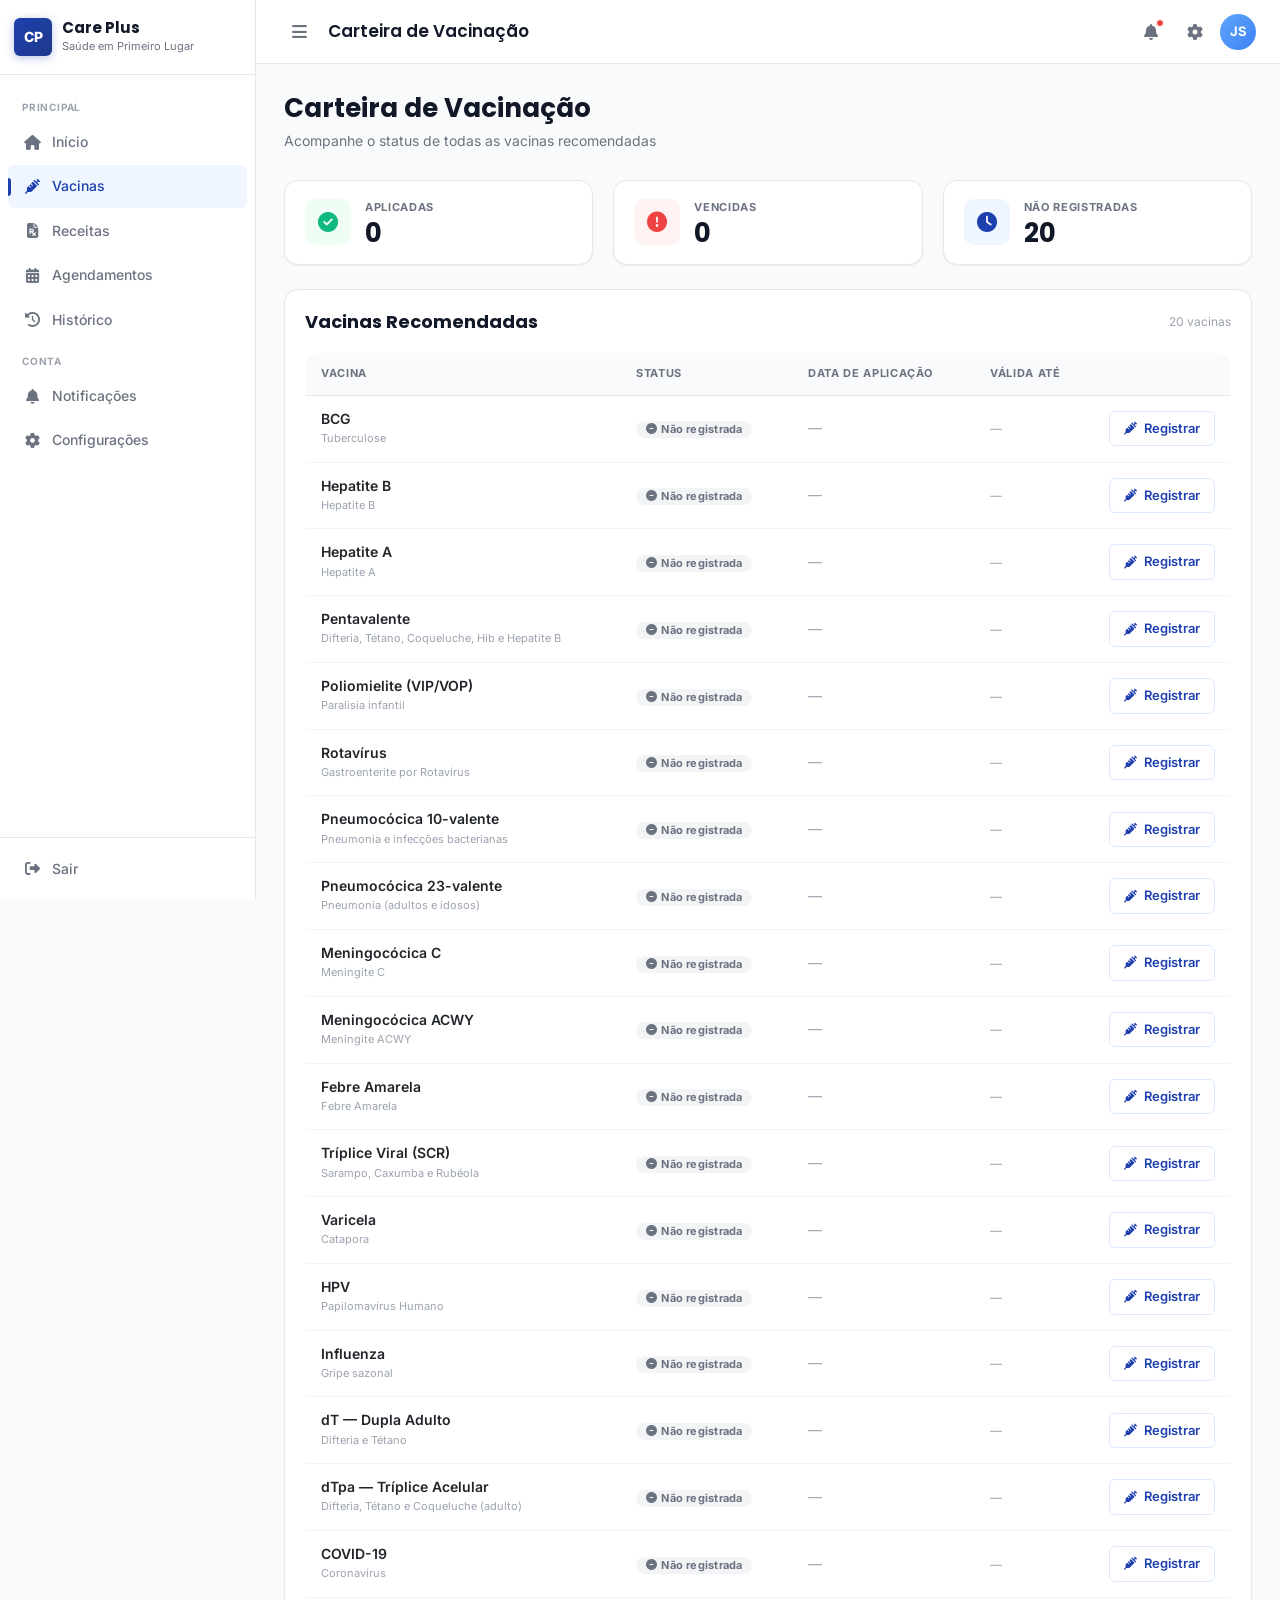
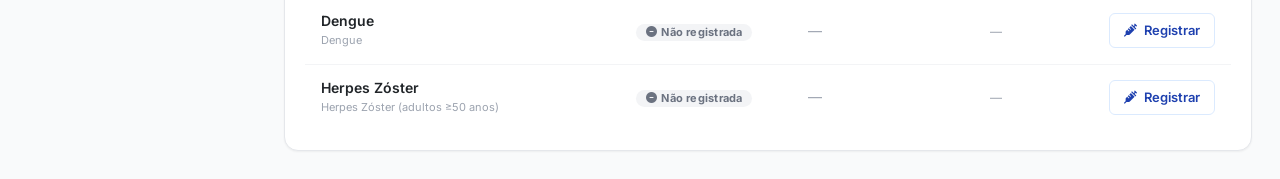
<file: Pages/vacinas.html>
<!DOCTYPE html>
<html lang="pt-BR">
<head>
  <meta charset="UTF-8">
  <meta name="viewport" content="width=device-width, initial-scale=1.0">
  <title>Vacinas — Care Plus</title>
  <link rel="icon" href="../images/favicon.png" type="image/png">
  <link href="https://cdn.jsdelivr.net/npm/bootstrap@5.3.0/dist/css/bootstrap.min.css" rel="stylesheet">
  <link href="https://fonts.googleapis.com/css2?family=Poppins:wght@400;500;600;700&family=Inter:wght@400;500;600;700&display=swap" rel="stylesheet">
  <link rel="stylesheet" href="https://cdnjs.cloudflare.com/ajax/libs/font-awesome/6.4.0/css/all.min.css">
  <link rel="stylesheet" href="../css/style.css">
</head>

<body data-page="vacinas">

  <div class="sidebar-overlay"></div>

  <!-- Sidebar -->
  <aside class="sidebar">
    <div class="sidebar-header">
      <div class="sidebar-logo">CP</div>
      <div class="sidebar-info">
        <div class="sidebar-title">Care Plus</div>
        <div class="sidebar-subtitle">Saúde em Primeiro Lugar</div>
      </div>
    </div>

    <nav class="sidebar-nav">
      <span class="nav-section-label">Principal</span>

      <a href="../dashboard.html" class="nav-item">
        <i class="fas fa-home"></i>
        <span class="nav-item-label">Início</span>
      </a>
      <a href="./vacinas.html" class="nav-item">
        <i class="fas fa-syringe"></i>
        <span class="nav-item-label">Vacinas</span>
      </a>
      <a href="./receitas.html" class="nav-item">
        <i class="fas fa-file-prescription"></i>
        <span class="nav-item-label">Receitas</span>
      </a>
      <a href="./agendamentos.html" class="nav-item">
        <i class="fas fa-calendar-alt"></i>
        <span class="nav-item-label">Agendamentos</span>
      </a>
      <a href="./historico.html" class="nav-item">
        <i class="fas fa-history"></i>
        <span class="nav-item-label">Histórico</span>
      </a>

      <span class="nav-section-label">Conta</span>

      <a href="./notificacoes.html" class="nav-item">
        <i class="fas fa-bell"></i>
        <span class="nav-item-label">Notificações</span>
      </a>
      <a href="./configuracoes.html" class="nav-item">
        <i class="fas fa-cog"></i>
        <span class="nav-item-label">Configurações</span>
      </a>
    </nav>

    <div class="sidebar-footer">
      <a href="../index.html" class="logout-btn">
        <i class="fas fa-sign-out-alt"></i>
        <span>Sair</span>
      </a>
    </div>
  </aside>

  <!-- Main Wrapper -->
  <div class="main-wrapper">

    <!-- Topbar -->
    <header class="topbar">
      <div class="topbar-left">
        <button class="toggle-btn" title="Menu">
          <i class="fas fa-bars"></i>
        </button>
        <span class="topbar-title">Carteira de Vacinação</span>
      </div>
      <div class="topbar-right">
        <a href="./notificacoes.html" class="notification-btn" title="Notificações">
          <i class="fas fa-bell"></i>
          <span class="notification-badge"></span>
        </a>
        <a href="./configuracoes.html" class="notification-btn" title="Configurações">
          <i class="fas fa-cog"></i>
        </a>
        <div class="user-avatar">JS</div>
      </div>
    </header>

    <!-- Main Content -->
    <main class="main-content">

      <!-- Header -->
      <div class="page-header">
        <div class="page-header-text">
          <h1>Carteira de Vacinação</h1>
          <p>Acompanhe o status de todas as vacinas recomendadas</p>
        </div>
      </div>

      <!-- Stats -->
      <div class="grid grid-3" style="margin-bottom:24px;">

        <div class="stat-card">
          <div class="stat-card-icon green">
            <i class="fas fa-check-circle"></i>
          </div>
          <div class="stat-card-info">
            <div class="stat-card-label">Aplicadas</div>
            <div class="stat-card-value" id="statAplicadas">0</div>
          </div>
        </div>

        <div class="stat-card">
          <div class="stat-card-icon red">
            <i class="fas fa-exclamation-circle"></i>
          </div>
          <div class="stat-card-info">
            <div class="stat-card-label">Vencidas</div>
            <div class="stat-card-value" id="statVencidas">0</div>
          </div>
        </div>

        <div class="stat-card">
          <div class="stat-card-icon blue">
            <i class="fas fa-clock"></i>
          </div>
          <div class="stat-card-info">
            <div class="stat-card-label">Não Registradas</div>
            <div class="stat-card-value" id="statNaoRegistradas">0</div>
          </div>
        </div>

      </div>

      <!-- Tabela de Vacinas -->
      <div class="card">
        <div class="card-header-row">
          <h2>Vacinas Recomendadas</h2>
          <span style="font-size:12px;color:var(--text-muted);" id="vacinasTotal"></span>
        </div>

        <div class="table-responsive">
          <table>
            <thead>
              <tr>
                <th>Vacina</th>
                <th>Status</th>
                <th>Data de Aplicação</th>
                <th>Válida até</th>
                <th style="width:60px;"></th>
              </tr>
            </thead>
            <tbody id="vacinasTableBody">
              <!-- renderizado via JS -->
            </tbody>
          </table>
        </div>
      </div>

    </main>
  </div>

  <!-- Mobile Bottom Nav -->
  <nav class="mobile-bottom-nav">
    <div class="mobile-bottom-nav-inner">
      <a href="../dashboard.html" class="mobile-nav-item" data-page-link="dashboard">
        <i class="fas fa-home"></i>
        <span>Início</span>
      </a>
      <a href="./vacinas.html" class="mobile-nav-item" data-page-link="vacinas">
        <i class="fas fa-syringe"></i>
        <span>Vacinas</span>
      </a>
      <a href="./agendamentos.html" class="mobile-nav-item" data-page-link="agendamentos">
        <i class="fas fa-calendar-alt"></i>
        <span>Agendar</span>
      </a>
      <a href="./receitas.html" class="mobile-nav-item" data-page-link="receitas">
        <i class="fas fa-file-prescription"></i>
        <span>Receitas</span>
      </a>
      <a href="./historico.html" class="mobile-nav-item" data-page-link="historico">
        <i class="fas fa-history"></i>
        <span>Histórico</span>
      </a>
    </div>
  </nav>

  <!-- Modal de Registro de Aplicação -->
  <div class="modal-backdrop" id="vacinaModal" role="dialog" aria-modal="true" aria-labelledby="modalVacinaNome">
    <div class="modal-box">

      <div class="modal-header">
        <div>
          <h3 id="modalVacinaNome">—</h3>
          <p id="modalVacinaProtecao">—</p>
        </div>
        <button class="modal-close" id="modalCloseBtn" title="Fechar" aria-label="Fechar">
          <i class="fas fa-times"></i>
        </button>
      </div>

      <div class="modal-body">
        <input type="hidden" id="modalVacinaId">

        <!-- Data de Aplicação -->
        <div>
          <label class="form-label" for="modalDataAplicacao">
            Data de Aplicação <span style="color:var(--danger)">*</span>
          </label>
          <input type="date" id="modalDataAplicacao" class="form-control">
        </div>

        <!-- Preview: Válida até (vacinas com renovação) -->
        <div id="modalValidadePreview" style="display:none;">
          <div class="modal-info-box" style="background:var(--success-50);border:1px solid var(--success-100);">
            <div class="info-icon" style="background:var(--success-100);">
              <i class="fas fa-calendar-check" style="color:var(--success);"></i>
            </div>
            <div>
              <div class="info-text-label" style="color:var(--success);">Válida até</div>
              <div class="info-text-value" id="modalValidadeData">—</div>
              <div class="info-text-sub" id="modalValidadeDescricao"></div>
            </div>
          </div>
        </div>

        <!-- Preview: Dose única -->
        <div id="modalDoseUnica" style="display:none;">
          <div class="modal-info-box" style="background:var(--info-50);border:1px solid var(--info-100);">
            <div class="info-icon" style="background:var(--info-100);">
              <i class="fas fa-shield-alt" style="color:var(--info);"></i>
            </div>
            <div>
              <div class="info-text-label" style="color:var(--info);">Dose única</div>
              <div class="info-text-sub">Esta vacina confere proteção vitalícia após a aplicação</div>
            </div>
          </div>
        </div>

        <!-- Remover registro (exibido só quando já há registro) -->
        <div id="modalRemoverArea" style="display:none;padding-top:4px;border-top:1px solid var(--border-color);">
          <button class="btn-ghost btn-sm" id="modalRemoverBtn" style="color:var(--danger);font-size:12px;">
            <i class="fas fa-trash-alt"></i>
            Remover registro desta vacina
          </button>
        </div>
      </div>

      <div class="modal-footer">
        <button class="btn-outline" id="modalCancelBtn">Cancelar</button>
        <button class="btn-primary" id="modalSalvarBtn">
          <i class="fas fa-save"></i>
          Salvar
        </button>
      </div>

    </div>
  </div>

  <script src="https://cdn.jsdelivr.net/npm/bootstrap@5.3.0/dist/js/bootstrap.bundle.min.js"></script>
  <script src="../js/script.js"></script>
</body>
</html>
</file>
<file: css/style.css>
/* Care Plus — Design System Refatorado */

/* ===================================
   TOKENS / VARIÁVEIS GLOBAIS
   =================================== */

:root {
  /* Cores primárias */
  --primary:       #1e40af;
  --primary-dark:  #1e3a8a;
  --primary-light: #3b82f6;
  --primary-50:    #eff6ff;
  --primary-100:   #dbeafe;

  /* Semânticas */
  --success:    #10b981;
  --success-50: #f0fdf4;
  --success-100:#dcfce7;
  --warning:    #f59e0b;
  --warning-50: #fffbeb;
  --warning-100:#fef3c7;
  --danger:     #ef4444;
  --danger-50:  #fef2f2;
  --danger-100: #fee2e2;
  --info:       #0ea5e9;
  --info-50:    #f0f9ff;
  --info-100:   #e0f2fe;

  /* Escala de cinza */
  --white:    #ffffff;
  --gray-50:  #f9fafb;
  --gray-100: #f3f4f6;
  --gray-200: #e5e7eb;
  --gray-300: #d1d5db;
  --gray-400: #9ca3af;
  --gray-500: #6b7280;
  --gray-600: #4b5563;
  --gray-700: #374151;
  --gray-900: #111827;

  /* Texto */
  --text-primary:   #111827;
  --text-secondary: #6b7280;
  --text-muted:     #9ca3af;

  /* Bordas */
  --border-color:  #e5e7eb;
  --radius-sm:     6px;
  --radius:        10px;
  --radius-lg:     14px;
  --radius-xl:     20px;
  --radius-full:   9999px;

  /* Sombras */
  --shadow-xs: 0 1px 2px rgba(0,0,0,.05);
  --shadow-sm: 0 1px 3px rgba(0,0,0,.10), 0 1px 2px rgba(0,0,0,.06);
  --shadow-md: 0 4px 6px rgba(0,0,0,.07), 0 2px 4px rgba(0,0,0,.06);
  --shadow-lg: 0 10px 15px rgba(0,0,0,.10), 0 4px 6px rgba(0,0,0,.05);

  /* Layout */
  --sidebar-width:      256px;
  --sidebar-mini-width: 72px;
  --topbar-height:      64px;
  --content-padding:    28px;
  --content-padding-sm: 16px;

  /* Animações */
  --ease-fast: 0.15s ease;
  --ease:      0.25s ease;
}

/* ===================================
   RESET & BASE
   =================================== */

*, *::before, *::after { margin:0; padding:0; box-sizing:border-box; }

html { scroll-behavior:smooth; -webkit-text-size-adjust:100%; }

body {
  font-family: 'Inter', -apple-system, BlinkMacSystemFont, 'Segoe UI', sans-serif;
  background-color: var(--gray-50);
  color: var(--text-primary);
  line-height: 1.6;
  overflow-x: hidden;
  -webkit-font-smoothing: antialiased;
}

h1,h2,h3,h4,h5,h6 {
  font-family: 'Poppins', -apple-system, BlinkMacSystemFont, sans-serif;
  font-weight: 700;
  line-height: 1.3;
  color: var(--text-primary);
}

a    { text-decoration:none; color:inherit; }
img  { max-width:100%; height:auto; display:block; }
button { font-family:inherit; }

:focus-visible {
  outline: 2px solid var(--primary-light);
  outline-offset: 2px;
  border-radius: var(--radius-sm);
}

/* ===================================
   SIDEBAR
   =================================== */

.sidebar {
  position: fixed;
  left: 0; top: 0;
  height: 100vh;
  width: var(--sidebar-width);
  background: var(--white);
  border-right: 1px solid var(--border-color);
  overflow-x: hidden;
  overflow-y: auto;
  z-index: 1050;
  transition: width var(--ease), transform var(--ease);
  display: flex;
  flex-direction: column;
}

.sidebar::-webkit-scrollbar        { width: 4px; }
.sidebar::-webkit-scrollbar-track  { background: transparent; }
.sidebar::-webkit-scrollbar-thumb  { background: var(--gray-200); border-radius: 2px; }

/* Collapsed (desktop) */
.sidebar.collapsed { width: var(--sidebar-mini-width); }

/* Header */
.sidebar-header {
  padding: 18px 14px;
  border-bottom: 1px solid var(--border-color);
  display: flex;
  align-items: center;
  gap: 10px;
  min-height: 68px;
  overflow: hidden;
  flex-shrink: 0;
}

.sidebar-logo {
  width: 38px; height: 38px;
  background: linear-gradient(135deg, var(--primary), var(--primary-dark));
  border-radius: var(--radius-sm);
  display: flex;
  align-items: center;
  justify-content: center;
  color: var(--white);
  font-weight: 800;
  font-size: 14px;
  letter-spacing: -0.5px;
  flex-shrink: 0;
  box-shadow: 0 2px 8px rgba(30,64,175,.3);
}

.sidebar-info {
  overflow: hidden;
  white-space: nowrap;
  transition: opacity var(--ease-fast), transform var(--ease-fast);
}
.sidebar.collapsed .sidebar-info {
  opacity: 0; pointer-events: none; transform: translateX(-6px);
}

.sidebar-title    { font-size:15px; font-weight:700; color:var(--text-primary); font-family:'Poppins',sans-serif; line-height:1.2; }
.sidebar-subtitle { font-size:11px; color:var(--text-secondary); margin-top:1px; }

/* Nav */
.sidebar-nav {
  padding: 14px 8px;
  flex: 1;
  display: flex;
  flex-direction: column;
  gap: 2px;
}

.nav-section-label {
  font-size: 10px;
  font-weight: 700;
  letter-spacing: .08em;
  text-transform: uppercase;
  color: var(--text-muted);
  padding: 10px 14px 4px;
  white-space: nowrap;
  overflow: hidden;
  transition: opacity var(--ease-fast);
}
.sidebar.collapsed .nav-section-label { opacity: 0; }

.nav-item {
  display: flex;
  align-items: center;
  gap: 10px;
  padding: 10px 14px;
  border-radius: var(--radius-sm);
  color: var(--text-secondary);
  text-decoration: none;
  transition: all var(--ease-fast);
  cursor: pointer;
  white-space: nowrap;
  overflow: hidden;
  position: relative;
}

.nav-item:hover                { background: var(--gray-100); color: var(--text-primary); }
.nav-item.active               { background: var(--primary-50); color: var(--primary); }
.nav-item.active::before {
  content: '';
  position: absolute; left: 0;
  top: 50%; transform: translateY(-50%);
  width: 3px; height: 18px;
  background: var(--primary);
  border-radius: 0 3px 3px 0;
}

.nav-item i {
  width: 20px; text-align: center;
  font-size: 15px; flex-shrink: 0;
  transition: transform var(--ease-fast);
}
.nav-item:hover i { transform: scale(1.1); }

.nav-item-label {
  font-size: 14px; font-weight: 500;
  transition: opacity var(--ease-fast), transform var(--ease-fast);
}
.sidebar.collapsed .nav-item-label {
  opacity: 0; pointer-events: none; transform: translateX(-4px);
}
.sidebar.collapsed .nav-item { justify-content: center; }

/* Footer */
.sidebar-footer {
  padding: 10px 8px;
  border-top: 1px solid var(--border-color);
  flex-shrink: 0;
}

.logout-btn {
  width: 100%;
  display: flex;
  align-items: center;
  gap: 10px;
  padding: 10px 14px;
  background: none; border: none;
  border-radius: var(--radius-sm);
  color: var(--text-secondary);
  cursor: pointer;
  transition: all var(--ease-fast);
  font-size: 14px; font-weight: 500;
  overflow: hidden; white-space: nowrap;
  text-decoration: none;
}
.logout-btn:hover { background: var(--danger-50); color: var(--danger); }
.logout-btn i { width:20px; text-align:center; font-size:15px; flex-shrink:0; }
.logout-btn span { transition: opacity var(--ease-fast); }
.sidebar.collapsed .logout-btn span { opacity: 0; pointer-events: none; }

/* Overlay */
.sidebar-overlay {
  position: fixed; inset: 0;
  background: rgba(0,0,0,.45);
  z-index: 1040;
  opacity: 0; visibility: hidden;
  transition: opacity var(--ease), visibility var(--ease);
  backdrop-filter: blur(2px);
}
.sidebar-overlay.show { opacity:1; visibility:visible; }

/* ===================================
   LAYOUT PRINCIPAL
   =================================== */

.main-wrapper {
  margin-left: var(--sidebar-width);
  transition: margin-left var(--ease);
  min-height: 100vh;
  display: flex;
  flex-direction: column;
}
body.sidebar-collapsed .main-wrapper { margin-left: var(--sidebar-mini-width); }

/* Topbar */
.topbar {
  height: var(--topbar-height);
  background: var(--white);
  border-bottom: 1px solid var(--border-color);
  display: flex;
  align-items: center;
  justify-content: space-between;
  padding: 0 24px;
  position: sticky; top: 0;
  z-index: 500;
  gap: 12px;
}

.topbar-left  { display:flex; align-items:center; gap:10px; min-width:0; }
.topbar-right { display:flex; align-items:center; gap:6px; flex-shrink:0; }

.topbar-title {
  font-size: 17px; font-weight: 600;
  color: var(--text-primary);
  font-family: 'Poppins', sans-serif;
  white-space: nowrap;
  overflow: hidden; text-overflow: ellipsis;
}

.toggle-btn {
  background: none; border: none; cursor: pointer;
  padding: 8px; border-radius: var(--radius-sm);
  transition: background-color var(--ease-fast);
  color: var(--text-secondary); font-size: 17px;
  display: flex; align-items: center; justify-content: center;
  width: 38px; height: 38px; flex-shrink: 0;
}
.toggle-btn:hover { background: var(--gray-100); color: var(--primary); }

.notification-btn {
  position: relative;
  background: none; border: none; cursor: pointer;
  padding: 8px; border-radius: var(--radius-sm);
  transition: background-color var(--ease-fast);
  color: var(--text-secondary); text-decoration: none;
  display: flex; align-items: center; justify-content: center;
  width: 38px; height: 38px; font-size: 16px;
}
.notification-btn:hover { background: var(--gray-100); color: var(--text-primary); }

.notification-badge {
  position: absolute; top:6px; right:6px;
  width: 8px; height: 8px;
  background: var(--danger); border-radius: 50%;
  border: 1.5px solid var(--white);
}

.user-avatar {
  width: 36px; height: 36px;
  background: linear-gradient(135deg, #60a5fa, var(--primary-light));
  border-radius: 50%;
  display: flex; align-items: center; justify-content: center;
  color: var(--white); font-weight: 700; font-size: 13px;
  cursor: pointer; flex-shrink: 0;
  transition: transform var(--ease-fast);
}
.user-avatar:hover { transform: scale(1.06); }

/* Main Content */
.main-content {
  flex: 1;
  background: var(--gray-50);
  padding: var(--content-padding);
}

/* ===================================
   PAGE HEADER
   =================================== */

.page-header {
  display: flex;
  align-items: flex-start;
  justify-content: space-between;
  gap: 16px;
  margin-bottom: 28px;
  flex-wrap: wrap;
}
.page-header-text h1 {
  font-size: clamp(20px, 2.8vw, 26px);
  font-weight: 700; margin-bottom: 4px;
}
.page-header-text p { color: var(--text-secondary); font-size:14px; margin:0; }
.page-header-actions { display:flex; align-items:center; gap:10px; flex-shrink:0; }

/* ===================================
   CARDS
   =================================== */

.card {
  background: var(--white);
  border: 1px solid var(--border-color);
  border-radius: var(--radius-lg);
  padding: 20px;
  box-shadow: var(--shadow-xs);
  transition: box-shadow var(--ease-fast);
}
.card:hover { box-shadow: var(--shadow-sm); }

.card-header-row {
  display: flex; align-items: center;
  justify-content: space-between;
  margin-bottom: 20px; gap: 12px;
}
.card-header-row h2, .card-header-row h3 { font-size:18px; margin:0; }

/* Stat Cards */
.stat-card {
  background: var(--white);
  border: 1px solid var(--border-color);
  border-radius: var(--radius-lg);
  padding: 18px 20px;
  display: flex; align-items: center; gap: 14px;
  box-shadow: var(--shadow-xs);
  transition: all var(--ease-fast);
}
.stat-card:hover { box-shadow: var(--shadow-md); transform: translateY(-2px); }

.stat-card-icon {
  width: 46px; height: 46px;
  border-radius: var(--radius);
  display: flex; align-items: center; justify-content: center;
  font-size: 20px; flex-shrink: 0;
}
.stat-card-icon.blue   { background:var(--primary-50);  color:var(--primary);  }
.stat-card-icon.green  { background:var(--success-50);  color:var(--success);  }
.stat-card-icon.orange { background:var(--warning-50);  color:var(--warning);  }
.stat-card-icon.red    { background:var(--danger-50);   color:var(--danger);   }
.stat-card-icon.purple { background:#f5f3ff;            color:#7c3aed;         }

.stat-card-info { flex:1; min-width:0; }
.stat-card-label {
  font-size:11px; font-weight:700; letter-spacing:.06em;
  text-transform:uppercase; color:var(--text-secondary); margin-bottom:3px;
}
.stat-card-value {
  font-size:26px; font-weight:700; line-height:1;
  color:var(--text-primary); font-family:'Poppins',sans-serif;
}

/* Welcome Card */
.welcome-card {
  background: linear-gradient(135deg, var(--primary) 0%, #2563eb 55%, var(--primary-dark) 100%);
  color: var(--white); border: none;
  border-radius: var(--radius-lg);
  padding: 24px 28px;
  margin-bottom: 24px;
  position: relative; overflow: hidden;
  box-shadow: 0 4px 20px rgba(30,64,175,.25);
}
.welcome-card::before {
  content:''; position:absolute; top:-40px; right:-40px;
  width:180px; height:180px; background:rgba(255,255,255,.07); border-radius:50%;
}
.welcome-card::after {
  content:''; position:absolute; bottom:-50px; right:100px;
  width:120px; height:120px; background:rgba(255,255,255,.05); border-radius:50%;
}
.welcome-card h1 {
  color:var(--white); font-size:clamp(18px,2.5vw,24px);
  font-weight:700; margin-bottom:6px;
}
.welcome-card p { color:rgba(255,255,255,.85); font-size:14px; margin:0; }

/* ===================================
   BUTTONS
   =================================== */

.btn-primary {
  background: var(--primary); color: var(--white); border: none;
  padding: 10px 20px; border-radius: var(--radius-sm);
  font-weight: 600; cursor: pointer;
  transition: all var(--ease-fast); font-size: 14px;
  display: inline-flex; align-items: center; gap: 7px;
  text-decoration: none; line-height: 1.5; white-space: nowrap;
}
.btn-primary:hover {
  background: var(--primary-dark); color: var(--white);
  transform: translateY(-1px); box-shadow: 0 4px 14px rgba(30,64,175,.35);
}
.btn-primary:active { transform: translateY(0); box-shadow: none; }

.btn-outline {
  background: transparent; color: var(--primary);
  border: 1.5px solid var(--primary-100);
  padding: 10px 20px; border-radius: var(--radius-sm);
  font-weight: 600; cursor: pointer;
  transition: all var(--ease-fast); font-size: 14px;
  display: inline-flex; align-items: center; gap: 7px;
  text-decoration: none; line-height: 1.5; white-space: nowrap;
}
.btn-outline:hover { background: var(--primary-50); border-color: var(--primary); color: var(--primary); }

.btn-success {
  background: var(--success); color: var(--white); border: none;
  padding: 10px 20px; border-radius: var(--radius-sm);
  font-weight: 600; cursor: pointer;
  transition: all var(--ease-fast); font-size: 14px;
  display: inline-flex; align-items: center; justify-content: center; gap: 7px;
  text-decoration: none; line-height: 1.5; white-space: nowrap;
}
.btn-success:hover {
  background: #059669; color: var(--white);
  transform: translateY(-1px); box-shadow: 0 4px 14px rgba(16,185,129,.35);
}

.btn-danger-outline {
  background: transparent; color: var(--danger);
  border: 1.5px solid var(--danger-100);
  padding: 10px 20px; border-radius: var(--radius-sm);
  font-weight: 600; cursor: pointer;
  transition: all var(--ease-fast); font-size: 14px;
  display: inline-flex; align-items: center; gap: 7px;
  text-decoration: none; line-height: 1.5; white-space: nowrap;
}
.btn-danger-outline:hover { background: var(--danger-50); border-color: var(--danger); }

.btn-ghost {
  background: none; border: none; color: var(--text-secondary);
  cursor: pointer; padding: 8px; border-radius: var(--radius-sm);
  transition: all var(--ease-fast);
  display: inline-flex; align-items: center; gap: 6px;
  font-size: 14px; font-family: inherit;
}
.btn-ghost:hover { background: var(--gray-100); color: var(--text-primary); }

.btn-sm  { padding: 7px 14px; font-size: 13px; }
.btn-lg  { padding: 13px 28px; font-size: 15px; }
.btn-w100{ width:100%; justify-content:center; }

/* ===================================
   BADGES
   =================================== */

.badge {
  display: inline-flex; align-items: center; gap:4px;
  padding: 3px 10px; border-radius: var(--radius-full);
  font-size: 11px; font-weight: 700; letter-spacing:.02em;
}
.badge-success { background:var(--success-100); color:#065f46; }
.badge-warning { background:var(--warning-100); color:#92400e; }
.badge-danger  { background:var(--danger-100);  color:#991b1b; }
.badge-info    { background:var(--info-100);    color:#0c4a6e; }
.badge-gray    { background:var(--gray-100);    color:var(--text-secondary); }
.badge-primary { background:var(--primary-100); color:var(--primary-dark);  }

/* ===================================
   GRIDS
   =================================== */

.grid   { display:grid; gap:20px; }
.grid-2 { grid-template-columns:repeat(2,1fr); }
.grid-3 { grid-template-columns:repeat(3,1fr); }
.grid-4 { grid-template-columns:repeat(4,1fr); }

/* ===================================
   EMPTY STATE
   =================================== */

.empty-state {
  display: flex; flex-direction: column;
  align-items: center; justify-content: center;
  text-align: center; padding: 52px 24px;
}
.empty-state-icon {
  width: 84px; height: 84px;
  background: var(--primary-50); border-radius: 50%;
  display: flex; align-items: center; justify-content: center;
  margin: 0 auto 20px;
}
.empty-state-icon img { width:46px; height:46px; object-fit:contain; }
.empty-state h4 { font-size:17px; font-weight:600; margin-bottom:8px; }
.empty-state p  { color:var(--text-secondary); font-size:14px; max-width:320px; margin:0 auto 22px; }

/* ===================================
   NOTIFICAÇÕES
   =================================== */

.notification-list { display:flex; flex-direction:column; gap:10px; }

.notification-item {
  display: flex; align-items: flex-start; gap: 14px;
  padding: 16px; border-radius: var(--radius);
  border: 1px solid var(--border-color); background: var(--white);
  transition: box-shadow var(--ease-fast);
}
.notification-item:hover { box-shadow: var(--shadow-sm); }
.notification-item.unread { border-left: 3px solid var(--primary); }
.notification-item.type-success { background:var(--success-50); border-color:#86efac; }
.notification-item.type-warning { background:var(--warning-50); border-color:#fcd34d; }
.notification-item.type-danger  { background:var(--danger-50);  border-color:#fca5a5; }
.notification-item.type-info    { background:var(--info-50);    border-color:#7dd3fc; }

.notification-icon {
  width:38px; height:38px; border-radius:50%;
  display:flex; align-items:center; justify-content:center;
  font-size:15px; flex-shrink:0; margin-top:2px;
}
.notification-icon.success { background:var(--success-100); color:#065f46; }
.notification-icon.warning { background:var(--warning-100); color:#92400e; }
.notification-icon.danger  { background:var(--danger-100);  color:#991b1b; }
.notification-icon.info    { background:var(--info-100);    color:#0c4a6e; }

.notification-body   { flex:1; min-width:0; }
.notification-title  { font-size:14px; font-weight:600; margin-bottom:3px; color:var(--text-primary); }
.notification-desc   { font-size:13px; color:var(--text-secondary); margin-bottom:6px; line-height:1.5; }
.notification-time   { font-size:11px; color:var(--text-muted); }
.notification-actions { display:flex; gap:4px; flex-shrink:0; }
.notification-action-btn {
  background:none; border:none; cursor:pointer;
  padding:7px; border-radius:var(--radius-sm);
  transition:all var(--ease-fast); color:var(--text-muted);
  display:flex; align-items:center;
}
.notification-action-btn:hover { background:rgba(0,0,0,.06); color:var(--text-primary); }

/* ===================================
   FORMULÁRIOS
   =================================== */

.form-label {
  display:block; font-size:13px; font-weight:600;
  color:var(--text-primary); margin-bottom:6px;
}

.form-control {
  width:100%; padding:10px 14px;
  border: 1.5px solid var(--gray-200);
  border-radius: var(--radius-sm);
  font-size:14px; font-family:inherit;
  color:var(--text-primary); background:var(--white);
  transition: border-color var(--ease-fast), box-shadow var(--ease-fast);
  line-height:1.5;
}
.form-control:focus {
  outline:none; border-color:var(--primary-light);
  box-shadow:0 0 0 3px rgba(59,130,246,.15);
}
.form-control::placeholder { color:var(--text-muted); }
.form-control:disabled     { background:var(--gray-50); color:var(--text-secondary); cursor:not-allowed; }

.input-group { position:relative; }
.input-icon {
  position:absolute; left:12px; top:50%; transform:translateY(-50%);
  color:var(--text-muted); font-size:14px; pointer-events:none;
}
.input-icon-btn {
  position:absolute; right:10px; top:50%; transform:translateY(-50%);
  color:var(--text-muted); font-size:14px;
  cursor:pointer; background:none; border:none; padding:4px;
  display:flex; align-items:center; border-radius:4px;
  transition:color var(--ease-fast);
}
.input-icon-btn:hover { color:var(--text-primary); }
.input-with-icon       { padding-left:38px; }
.input-with-icon-right { padding-right:38px; }

/* ===================================
   CONFIGURAÇÕES
   =================================== */

.settings-item {
  display:flex; align-items:center;
  justify-content:space-between;
  padding:14px 16px;
  border:1px solid var(--border-color);
  border-radius:var(--radius);
  margin-bottom:10px; gap:12px; background:var(--white);
}
.settings-item-text h4 { font-size:14px; font-weight:600; margin-bottom:2px; }
.settings-item-text p  { font-size:12px; color:var(--text-secondary); margin:0; }

.toggle-switch {
  position:relative; width:44px; height:24px;
  background:var(--gray-200); border-radius:var(--radius-full);
  cursor:pointer; transition:background-color var(--ease-fast); flex-shrink:0;
}
.toggle-switch.active { background:var(--success); }
.toggle-switch::after {
  content:''; position:absolute;
  width:18px; height:18px; background:var(--white);
  border-radius:50%; top:3px; left:3px;
  transition:left var(--ease-fast);
  box-shadow:0 1px 3px rgba(0,0,0,.2);
}
.toggle-switch.active::after { left:23px; }

/* ===================================
   TABS
   =================================== */

.tab-nav {
  display:flex; gap:4px;
  border-bottom:1px solid var(--border-color);
  margin-bottom:24px;
  overflow-x:auto;
  -webkit-overflow-scrolling:touch;
}
.tab-nav::-webkit-scrollbar { display:none; }

.tab-button {
  padding:10px 16px; border:none; background:none;
  cursor:pointer; font-weight:500; font-size:14px;
  color:var(--text-secondary);
  border-bottom:2px solid transparent;
  margin-bottom:-1px;
  transition:all var(--ease-fast);
  display:flex; align-items:center; gap:7px;
  white-space:nowrap; font-family:inherit;
}
.tab-button:hover  { color:var(--text-primary); }
.tab-button.active { color:var(--primary); border-bottom-color:var(--primary); }

.tab-content        { display:none; }
.tab-content.active { display:block; }

/* ===================================
   STEP INDICATOR
   =================================== */

.step-indicator {
  display:flex; align-items:center; justify-content:center;
  padding:18px 16px;
  background:var(--white); border-bottom:1px solid var(--border-color);
}
.step-item { display:flex; flex-direction:column; align-items:center; gap:6px; flex:1; max-width:120px; }
.step-circle {
  width:36px; height:36px; border-radius:50%;
  display:flex; align-items:center; justify-content:center;
  font-size:14px; font-weight:600; transition:all var(--ease);
}
.step-circle.pending { background:var(--gray-100); color:var(--text-muted); }
.step-circle.active  { background:var(--primary);  color:var(--white); box-shadow:0 0 0 4px var(--primary-50); }
.step-circle.done    { background:var(--success);  color:var(--white); }
.step-label { font-size:11px; font-weight:600; color:var(--text-muted); text-align:center; }
.step-label.active { color:var(--primary); }
.step-label.done   { color:var(--success); }
.step-line { flex:1; height:2px; background:var(--gray-200); margin-bottom:22px; max-width:80px; }
.step-line.done { background:var(--success); }

/* ===================================
   CALENDÁRIO
   =================================== */

.calendar-header {
  display:flex; align-items:center;
  justify-content:space-between; margin-bottom:14px;
}
.calendar-month { font-size:15px; font-weight:600; color:var(--text-primary); }

.calendar-weekdays {
  display:grid; grid-template-columns:repeat(7,1fr);
  text-align:center; margin-bottom:8px;
}
.calendar-weekday {
  font-size:11px; font-weight:700; color:var(--text-muted);
  text-transform:uppercase; letter-spacing:.05em; padding:6px 0;
}

.calendar-days { display:grid; grid-template-columns:repeat(7,1fr); gap:4px; }

.calendar-day {
  aspect-ratio:1;
  border:1.5px solid var(--gray-200);
  border-radius:var(--radius-sm);
  display:flex; align-items:center; justify-content:center;
  cursor:pointer; font-weight:500; font-size:13px;
  transition:all var(--ease-fast);
  background:var(--white); color:var(--text-primary);
  min-width:0;
}
.calendar-day:hover:not(:disabled):not(.empty) {
  border-color:var(--primary); background:var(--primary-50); color:var(--primary);
}
.calendar-day.selected {
  background:var(--primary); color:var(--white); border-color:var(--primary);
  box-shadow:0 2px 8px rgba(30,64,175,.3);
}
.calendar-day:disabled, .calendar-day.disabled {
  opacity:.35; cursor:not-allowed; background:var(--gray-50);
}
.calendar-day.empty { border-color:transparent; background:transparent; cursor:default; }

/* Time Slots */
.time-slots { display:grid; grid-template-columns:repeat(auto-fill,minmax(78px,1fr)); gap:8px; }

.time-slot {
  padding:10px; border:1.5px solid var(--gray-200);
  border-radius:var(--radius-sm); background:var(--white);
  cursor:pointer; font-weight:500; font-size:13px;
  transition:all var(--ease-fast); text-align:center;
  color:var(--text-primary); font-family:inherit;
}
.time-slot:hover    { border-color:var(--primary); background:var(--primary-50); color:var(--primary); }
.time-slot.selected { background:var(--primary); color:var(--white); border-color:var(--primary); box-shadow:0 2px 8px rgba(30,64,175,.25); }

/* ===================================
   TABELAS
   =================================== */

.table-responsive { overflow-x:auto; -webkit-overflow-scrolling:touch; border-radius:var(--radius-lg); }

table { width:100%; border-collapse:collapse; font-size:14px; }
thead th {
  text-align:left; padding:12px 16px;
  font-size:11px; font-weight:700; color:var(--text-secondary);
  text-transform:uppercase; letter-spacing:.06em;
  border-bottom:1px solid var(--border-color);
  background:var(--gray-50); white-space:nowrap;
}
tbody td { padding:14px 16px; border-bottom:1px solid var(--gray-100); vertical-align:middle; }
tbody tr:last-child td { border-bottom:none; }
tbody tr:hover { background:var(--gray-50); }

/* ===================================
   MOBILE BOTTOM NAV
   =================================== */

.mobile-bottom-nav {
  display: none;
  position: fixed; bottom:0; left:0; right:0;
  background: var(--white);
  border-top: 1px solid var(--border-color);
  z-index: 900;
  padding-top: 8px;
  padding-bottom: max(8px, env(safe-area-inset-bottom));
  box-shadow: 0 -4px 14px rgba(0,0,0,.08);
}
.mobile-bottom-nav-inner {
  display: flex; align-items: center; justify-content: space-around;
}
.mobile-nav-item {
  display: flex; flex-direction: column;
  align-items: center; gap: 3px;
  padding: 6px 8px;
  text-decoration: none; color: var(--text-muted);
  transition: color var(--ease-fast); flex: 1;
  position: relative;
}
.mobile-nav-item i    { font-size:18px; display:block; }
.mobile-nav-item span { font-size:10px; font-weight:500; }
.mobile-nav-item.active { color: var(--primary); }
.mobile-nav-item.active i { transform: scale(1.1); }

/* ===================================
   MODAL
   =================================== */

.modal-backdrop {
  position: fixed; inset: 0;
  background: rgba(0, 0, 0, .5);
  z-index: 2000;
  display: flex; align-items: center; justify-content: center;
  padding: 16px;
  opacity: 0; visibility: hidden;
  transition: opacity var(--ease), visibility var(--ease);
  backdrop-filter: blur(3px);
}
.modal-backdrop.show { opacity: 1; visibility: visible; }

.modal-box {
  background: var(--white);
  border-radius: var(--radius-lg);
  width: 100%; max-width: 480px;
  box-shadow: var(--shadow-lg);
  transform: translateY(20px) scale(.97);
  transition: transform var(--ease);
  overflow: hidden;
}
.modal-backdrop.show .modal-box { transform: translateY(0) scale(1); }

.modal-header {
  padding: 20px 24px 16px;
  border-bottom: 1px solid var(--border-color);
  display: flex; align-items: flex-start;
  justify-content: space-between; gap: 12px;
}
.modal-header h3 { font-size: 16px; font-weight: 700; margin: 0; }
.modal-header p  { font-size: 13px; color: var(--text-secondary); margin: 3px 0 0; }

.modal-close {
  background: none; border: none; cursor: pointer;
  width: 32px; height: 32px; border-radius: var(--radius-sm);
  display: flex; align-items: center; justify-content: center;
  color: var(--text-muted); font-size: 15px; flex-shrink: 0;
  transition: all var(--ease-fast);
}
.modal-close:hover { background: var(--gray-100); color: var(--text-primary); }

.modal-body {
  padding: 20px 24px;
  display: flex; flex-direction: column; gap: 16px;
  overflow-y: auto; max-height: 65vh;
}
.modal-box-lg { max-width: 600px; }

.modal-footer {
  padding: 14px 24px;
  border-top: 1px solid var(--border-color);
  display: flex; gap: 10px; justify-content: flex-end;
}

.modal-info-box {
  border-radius: var(--radius);
  padding: 12px 16px;
  display: flex; gap: 10px; align-items: center;
}
.modal-info-box .info-icon {
  width: 34px; height: 34px; border-radius: 50%;
  display: flex; align-items: center; justify-content: center;
  font-size: 15px; flex-shrink: 0;
}
.modal-info-box .info-text-label {
  font-size: 10px; font-weight: 700; text-transform: uppercase;
  letter-spacing: .06em; margin-bottom: 2px;
}
.modal-info-box .info-text-value { font-size: 15px; font-weight: 700; color: var(--text-primary); }
.modal-info-box .info-text-sub   { font-size: 12px; color: var(--text-secondary); margin-top: 1px; }

@media (max-width: 640px) {
  .modal-footer { flex-direction: column-reverse; }
  .modal-footer .btn-primary,
  .modal-footer .btn-outline { width: 100%; justify-content: center; }
}

/* ===================================
   AVALIAÇÃO — ESTRELAS
   =================================== */

.star-picker {
  display: flex; gap: 4px;
}
.star-btn {
  background: none; border: none; cursor: pointer;
  padding: 4px 5px; font-size: 30px; line-height: 1;
  color: var(--gray-200);
  transition: color .1s ease, transform .12s ease;
}
.star-btn:hover  { transform: scale(1.15); }
.star-btn.lit    { color: var(--warning); }

.stars-display { display: inline-flex; gap: 2px; }
.stars-display i { font-size: 13px; }
.stars-display i.filled { color: var(--warning); }
.stars-display i.empty  { color: var(--gray-200); }

.rating-label {
  font-size: 13px; font-weight: 600; color: var(--text-secondary);
  margin-top: 4px; min-height: 18px; text-align: center;
  transition: color .15s;
}

/* ===================================
   RECEITA MODAL
   =================================== */

.receita-section-title {
  font-size: 10px; font-weight: 700; letter-spacing: .08em;
  text-transform: uppercase; color: var(--text-muted);
  margin-bottom: 12px;
}

.receita-info-grid {
  display: grid; grid-template-columns: 1fr 1fr; gap: 12px;
}
@media (max-width: 480px) { .receita-info-grid { grid-template-columns: 1fr; } }

.receita-info-item {}
.receita-info-label { font-size: 11px; color: var(--text-muted); font-weight: 500; margin-bottom: 2px; }
.receita-info-value { font-size: 13px; font-weight: 600; color: var(--text-primary); }

.receita-item {
  display: flex; gap: 14px; align-items: flex-start;
  padding: 14px 16px;
  border: 1px solid var(--border-color);
  border-radius: var(--radius);
  background: var(--white);
}
.receita-item + .receita-item { margin-top: 8px; }

.receita-item-num {
  width: 26px; height: 26px; border-radius: 50%; flex-shrink: 0;
  background: var(--primary-50); color: var(--primary);
  font-size: 12px; font-weight: 700;
  display: flex; align-items: center; justify-content: center;
  margin-top: 1px;
}
.receita-item-body { flex: 1; min-width: 0; }
.receita-item-nome {
  font-size: 14px; font-weight: 700; color: var(--text-primary);
  margin-bottom: 3px;
}
.receita-item-posologia { font-size: 13px; color: var(--text-secondary); margin-bottom: 6px; line-height: 1.5; }
.receita-item-obs {
  font-size: 11px; color: var(--text-muted);
  background: var(--gray-50); border-radius: var(--radius-sm);
  padding: 5px 10px; display: inline-block; line-height: 1.5;
}

/* ===================================
   PROFISSIONAIS
   =================================== */

.prof-card-avatar {
  height: 128px;
  background: linear-gradient(135deg, var(--primary-50), var(--primary-100));
  border-radius: var(--radius-lg) var(--radius-lg) 0 0;
  display: flex; align-items: center; justify-content: center;
  font-size: 44px; color: var(--primary-light); opacity: .7;
}

/* ===================================
   DASHBOARD — Quick-action cards
   =================================== */

.dash-quick-card {
  display: flex;
  flex-direction: column;
  gap: 12px;
}

.dash-quick-icon {
  width: 44px; height: 44px;
  border-radius: var(--radius);
  display: flex; align-items: center; justify-content: center;
  font-size: 18px; flex-shrink: 0;
}
.dash-quick-icon.green  { background: var(--success-50);  color: var(--success); }
.dash-quick-icon.blue   { background: var(--primary-50);  color: var(--primary-light); }
.dash-quick-icon.orange { background: var(--warning-50);  color: var(--warning); }
.dash-quick-icon.purple { background: #f5f3ff;            color: #7c3aed; }

.dash-quick-info h3 {
  font-size: 14px; font-weight: 700;
  margin: 0 0 3px; color: var(--text-primary);
}
.dash-quick-info p {
  font-size: 12px; color: var(--text-secondary);
  margin: 0;
}

/* Dashboard — próximo agendamento */
.dash-appt-card {
  display: flex; gap: 16px; align-items: flex-start;
  padding: 16px;
  border: 1.5px solid var(--primary-100);
  border-radius: var(--radius);
  background: var(--primary-50);
}
.dash-appt-date {
  flex-shrink: 0;
  width: 56px;
  background: var(--primary-light);
  border-radius: var(--radius);
  color: #fff;
  display: flex; flex-direction: column;
  align-items: center; justify-content: center;
  padding: 8px 6px;
  line-height: 1.2;
}
.dash-appt-date-day   { font-size: 24px; font-weight: 700; }
.dash-appt-date-month { font-size: 11px; font-weight: 600; text-transform: uppercase; letter-spacing: .04em; }
.dash-appt-body { flex: 1; min-width: 0; }
.dash-appt-name { font-size: 15px; font-weight: 700; margin-bottom: 2px; }
.dash-appt-spec { font-size: 12px; color: var(--text-secondary); margin-bottom: 6px; }
.dash-appt-meta { display: flex; gap: 14px; flex-wrap: wrap; }
.dash-appt-meta span { font-size: 12px; color: var(--text-muted); display: flex; align-items: center; gap: 5px; }
.dash-appt-meta i { color: var(--primary-light); }

/* Dashboard — alert item */
.dash-alert-item {
  display: flex; gap: 12px; align-items: flex-start;
  padding: 10px 12px;
  border-radius: var(--radius-sm);
  font-size: 13px; line-height: 1.4;
}
.dash-alert-item.warning { background: var(--warning-50); border: 1px solid var(--warning-100); }
.dash-alert-item.danger  { background: var(--danger-50);  border: 1px solid var(--danger-100);  }
.dash-alert-item.info    { background: var(--info-50);    border: 1px solid var(--info-100);     }
.dash-alert-item.success { background: var(--success-50); border: 1px solid var(--success-100); }
.dash-alert-icon { flex-shrink: 0; font-size: 14px; margin-top: 1px; }
.dash-alert-item.warning .dash-alert-icon { color: var(--warning); }
.dash-alert-item.danger  .dash-alert-icon { color: var(--danger);  }
.dash-alert-item.info    .dash-alert-icon { color: var(--info);    }
.dash-alert-item.success .dash-alert-icon { color: var(--success); }
.dash-alert-text strong  { display: block; font-weight: 600; margin-bottom: 1px; color: var(--text-primary); }
.dash-alert-text span    { color: var(--text-secondary); font-size: 12px; }

/* Dashboard — consultas recentes */
.dash-hist-item {
  display: flex; align-items: center; gap: 14px;
  padding: 12px 0;
  border-bottom: 1px solid var(--border-color);
}
.dash-hist-item:last-child { border-bottom: none; padding-bottom: 0; }
.dash-hist-avatar {
  width: 38px; height: 38px; border-radius: 50%;
  background: linear-gradient(135deg, var(--primary-50), var(--primary-100));
  display: flex; align-items: center; justify-content: center;
  font-size: 15px; color: var(--primary-light); flex-shrink: 0;
}
.dash-hist-body { flex: 1; min-width: 0; }
.dash-hist-name { font-size: 14px; font-weight: 600; margin-bottom: 1px; }
.dash-hist-sub  { font-size: 11px; color: var(--text-muted); }
.dash-hist-right { text-align: right; flex-shrink: 0; }
.dash-hist-date  { font-size: 12px; color: var(--text-secondary); margin-bottom: 4px; }

/* ===================================
   RESPONSIVIDADE
   =================================== */

@media (max-width: 991.98px) {
  .sidebar {
    transform: translateX(-100%);
    width: var(--sidebar-width) !important;
  }
  .sidebar.show { transform: translateX(0); box-shadow: var(--shadow-lg); }

  .main-wrapper { margin-left: 0 !important; }
  .topbar { padding: 0 14px; }
  .main-content {
    padding: var(--content-padding-sm);
    padding-bottom: calc(var(--content-padding-sm) + 72px);
  }

  .grid-4, .grid-3 { grid-template-columns: repeat(2,1fr); }
  .mobile-bottom-nav { display: block; }

  .page-header { flex-direction:column; align-items:flex-start; }
  .page-header-actions { width:100%; }
  .page-header-actions .btn-primary,
  .page-header-actions .btn-outline { flex:1; justify-content:center; }
}

@media (max-width: 640px) {
  .grid-4, .grid-3, .grid-2 { grid-template-columns: 1fr; }
  .welcome-card { padding: 18px 20px; }
  .step-indicator { padding: 12px 8px; }
  .card  { padding: 16px; }
  .stat-card { padding: 14px 16px; }
  .time-slots { grid-template-columns: repeat(3,1fr); }
}

@media (max-width: 420px) {
  .topbar-title { display: none; }
  .stat-card-value { font-size: 22px; }
}
</file>
